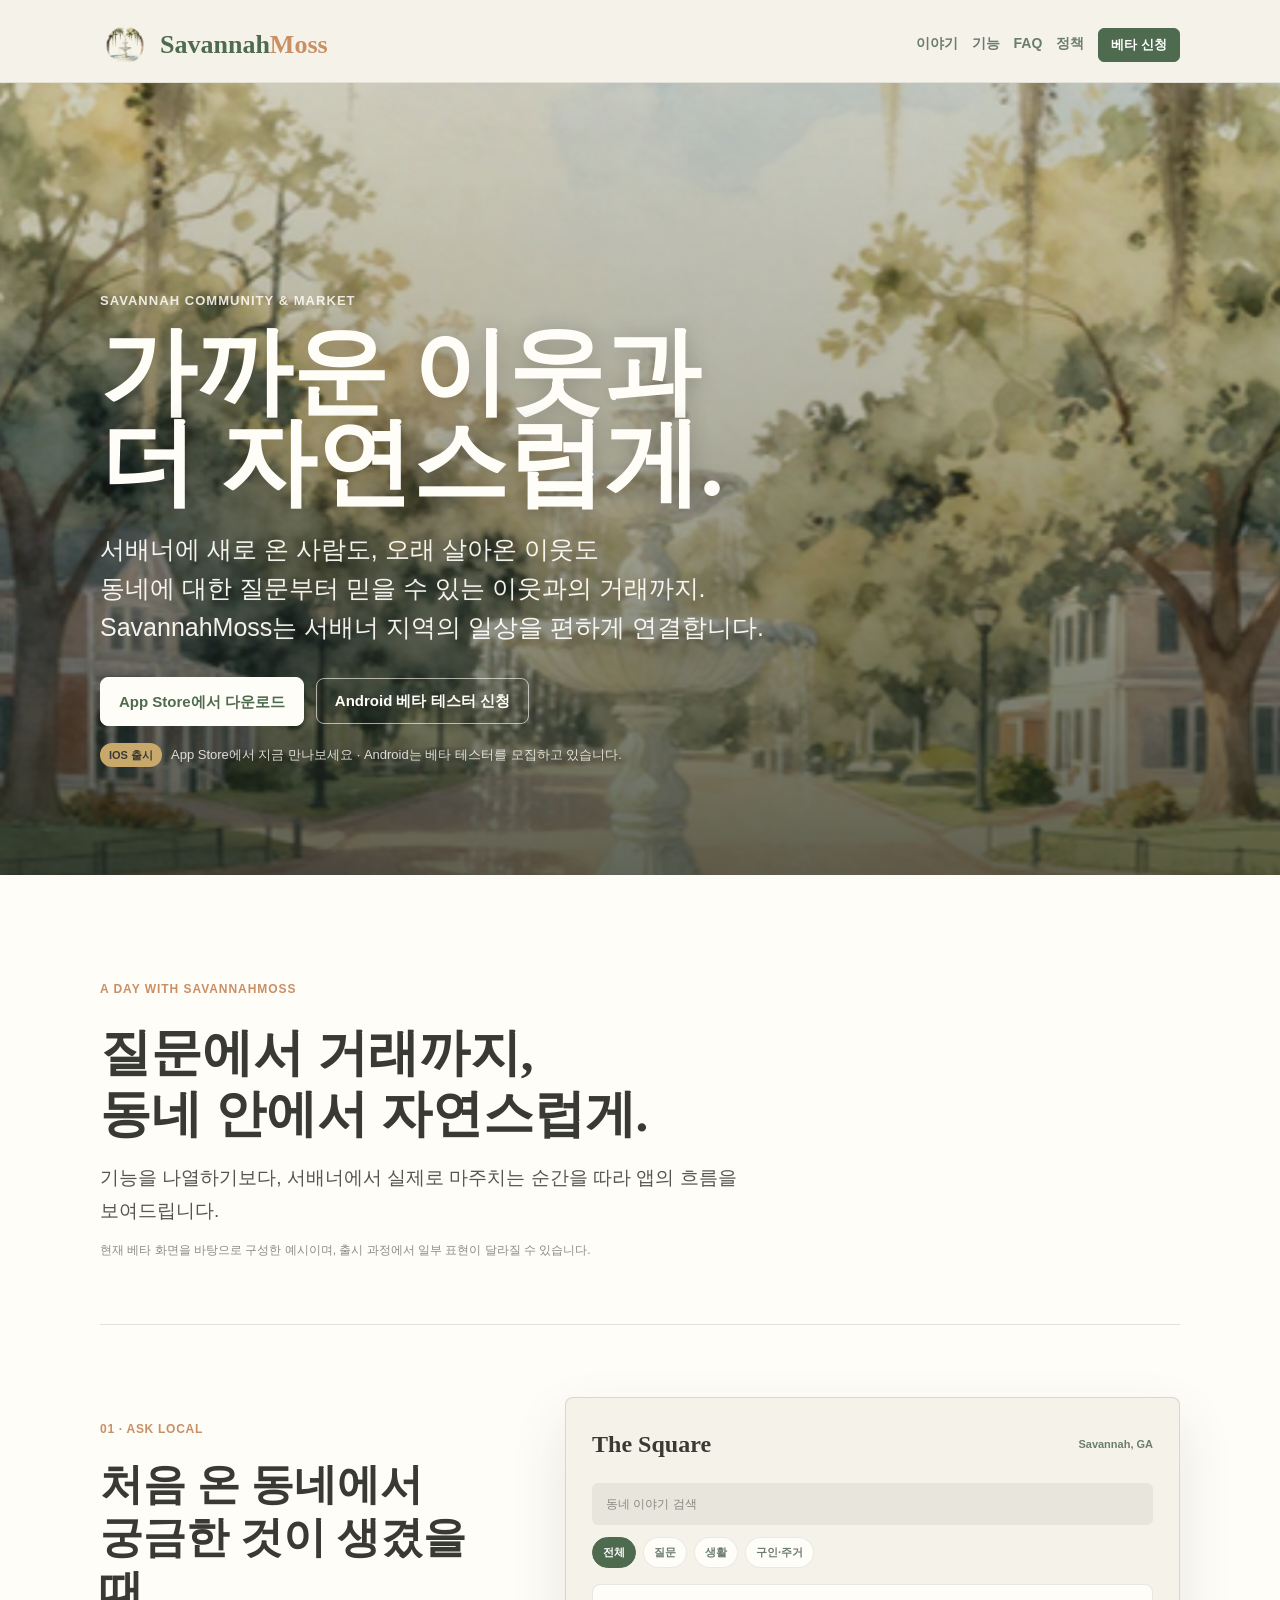
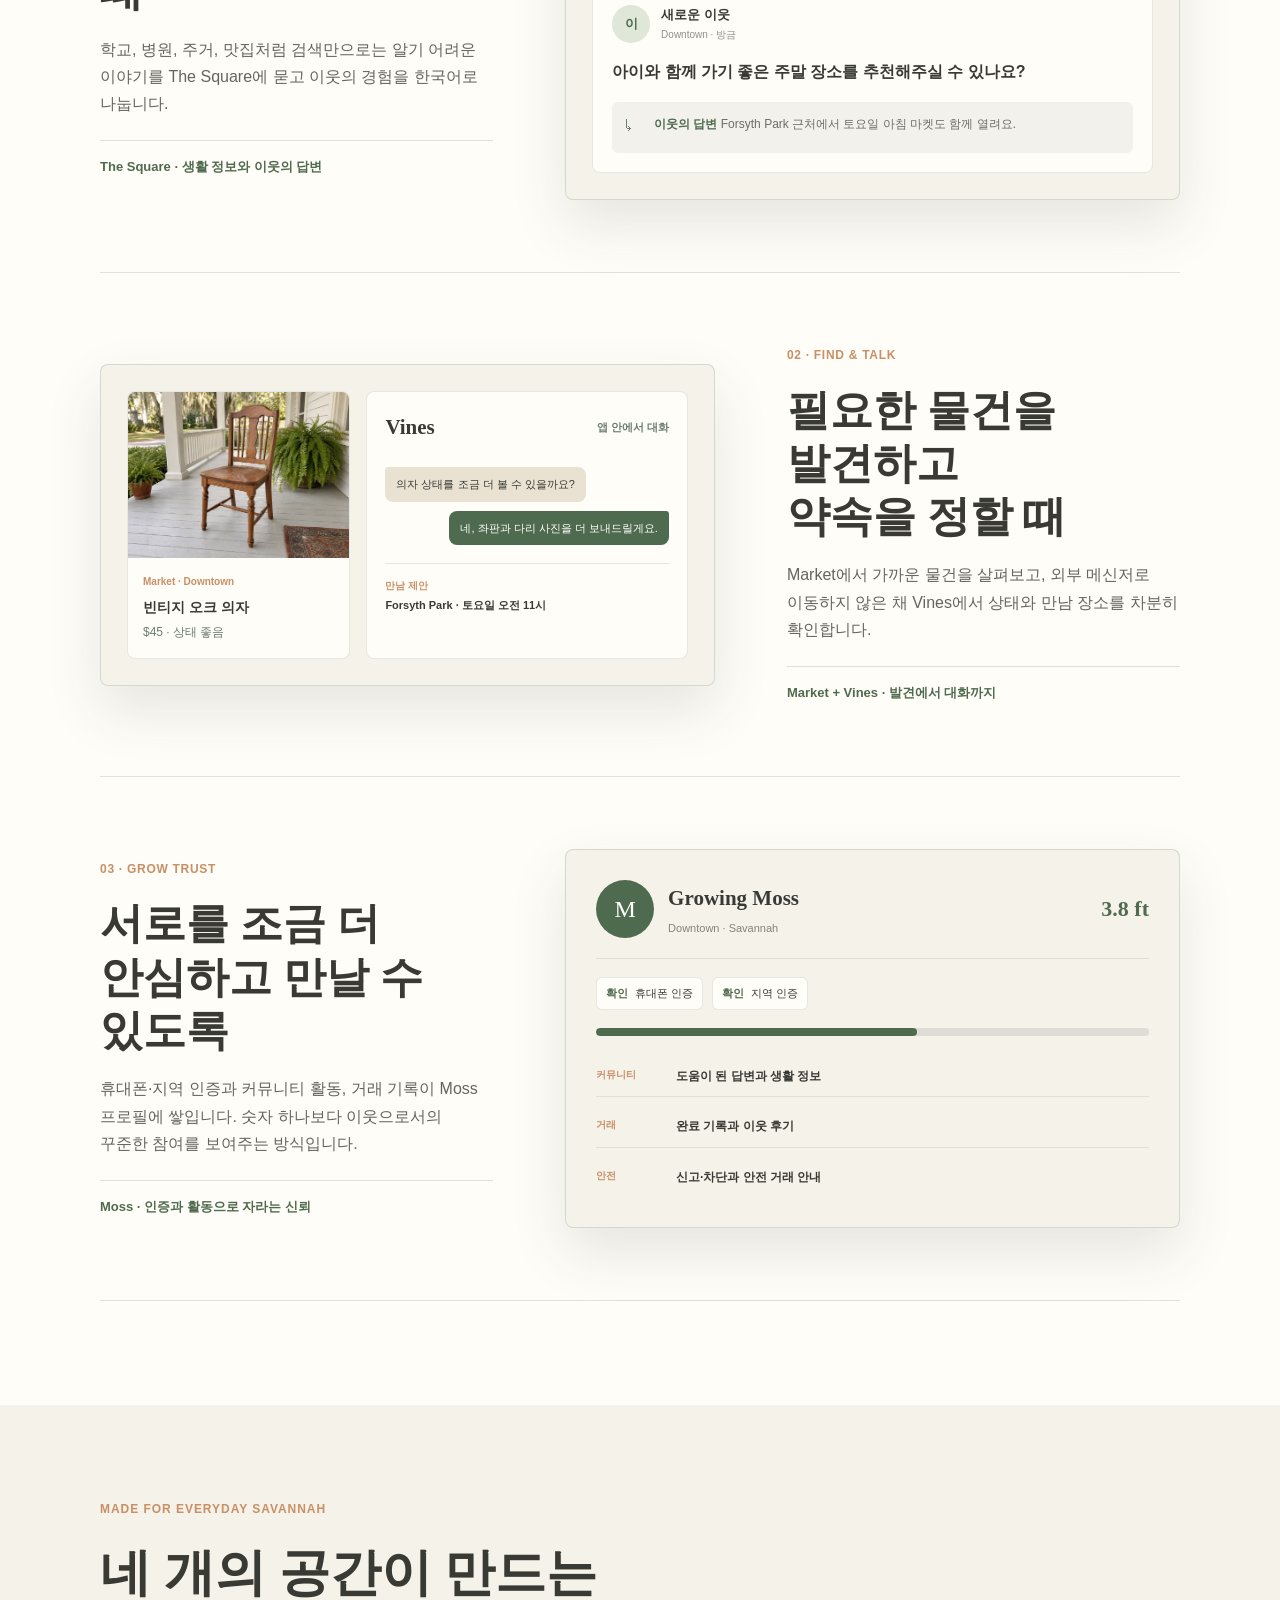
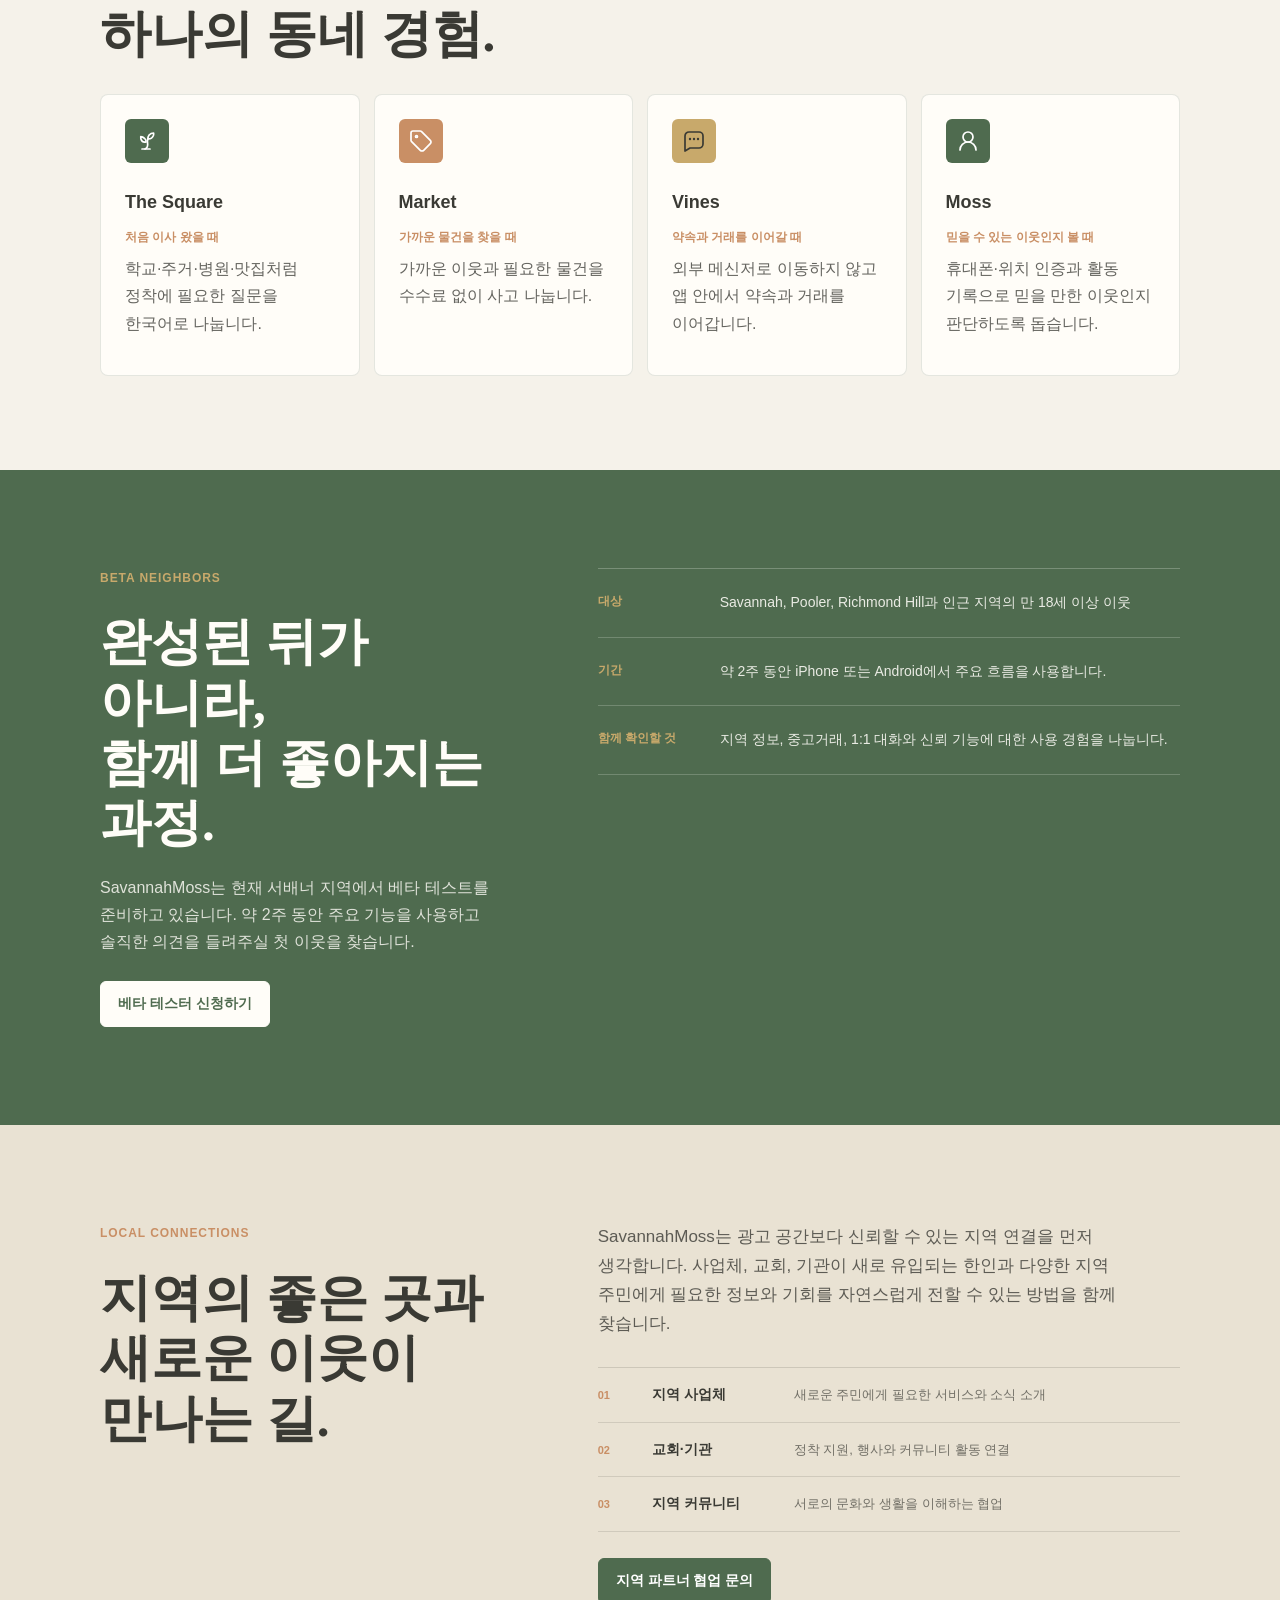
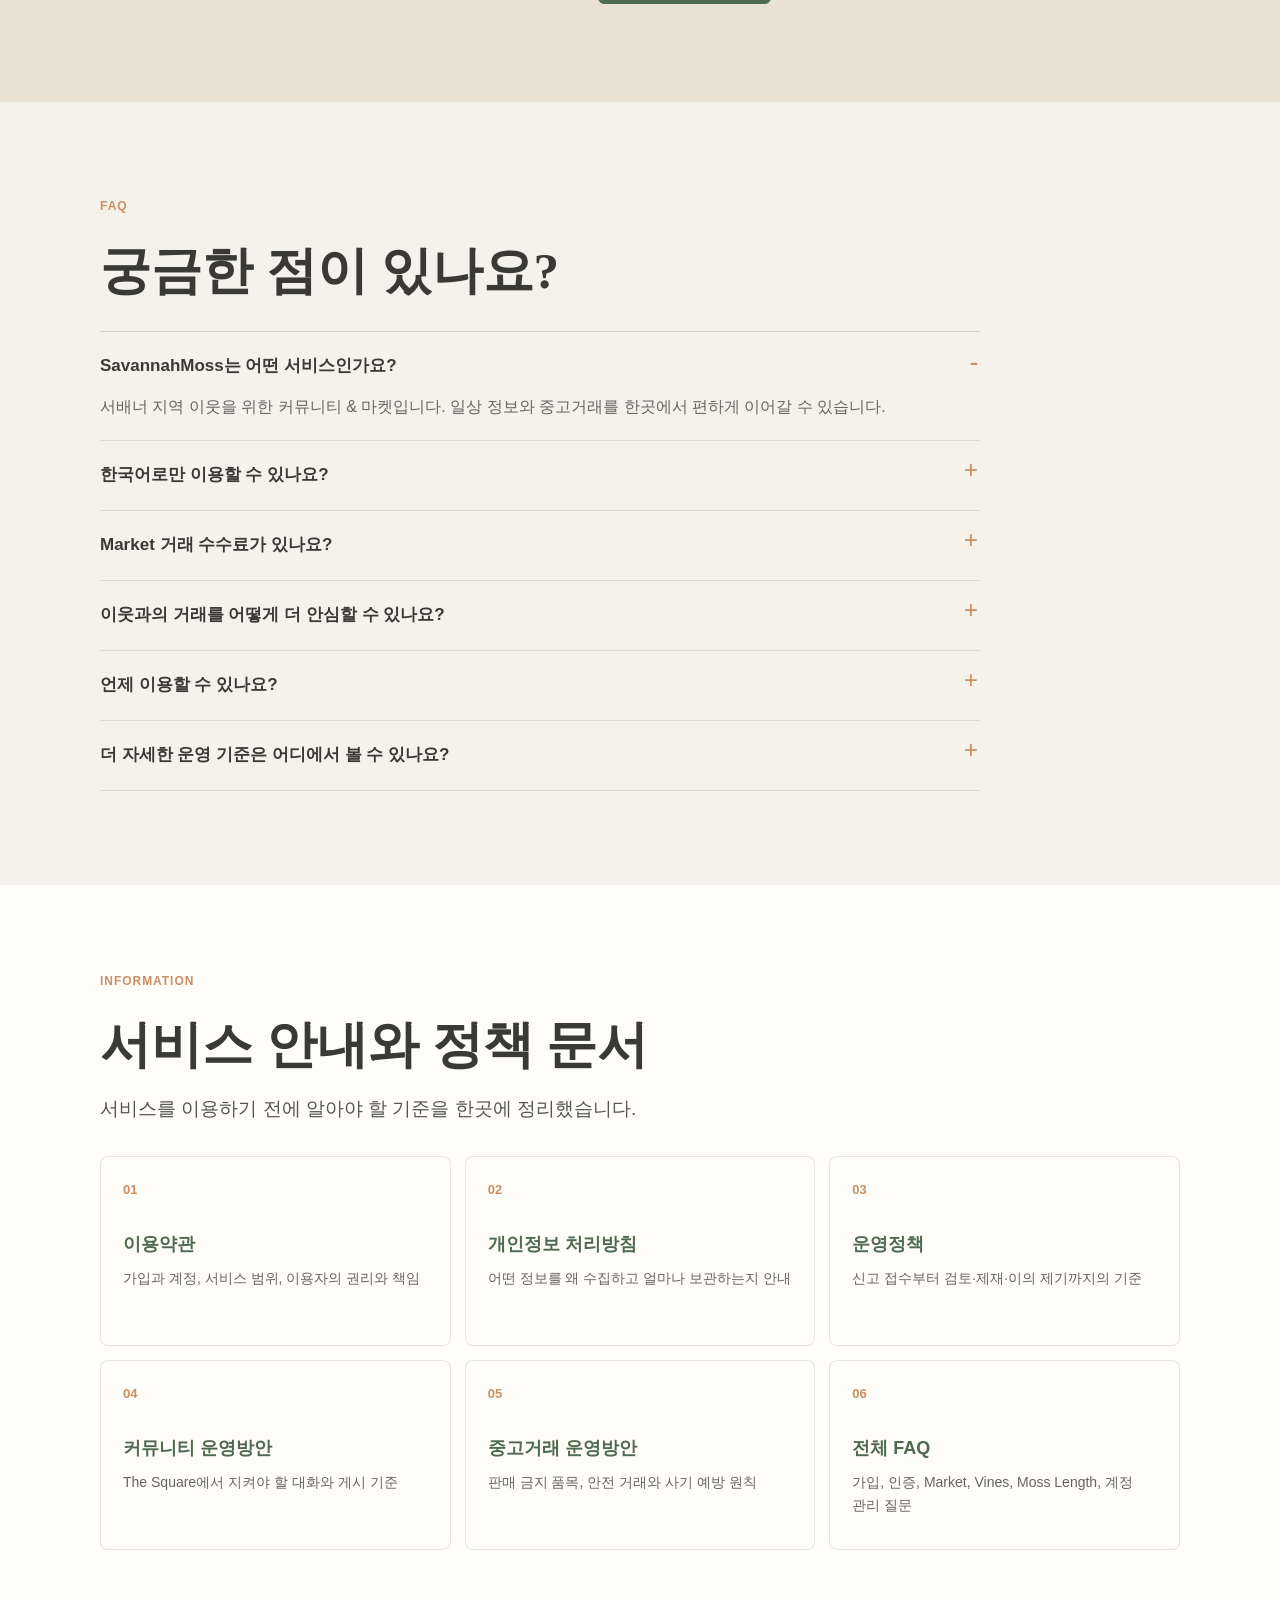
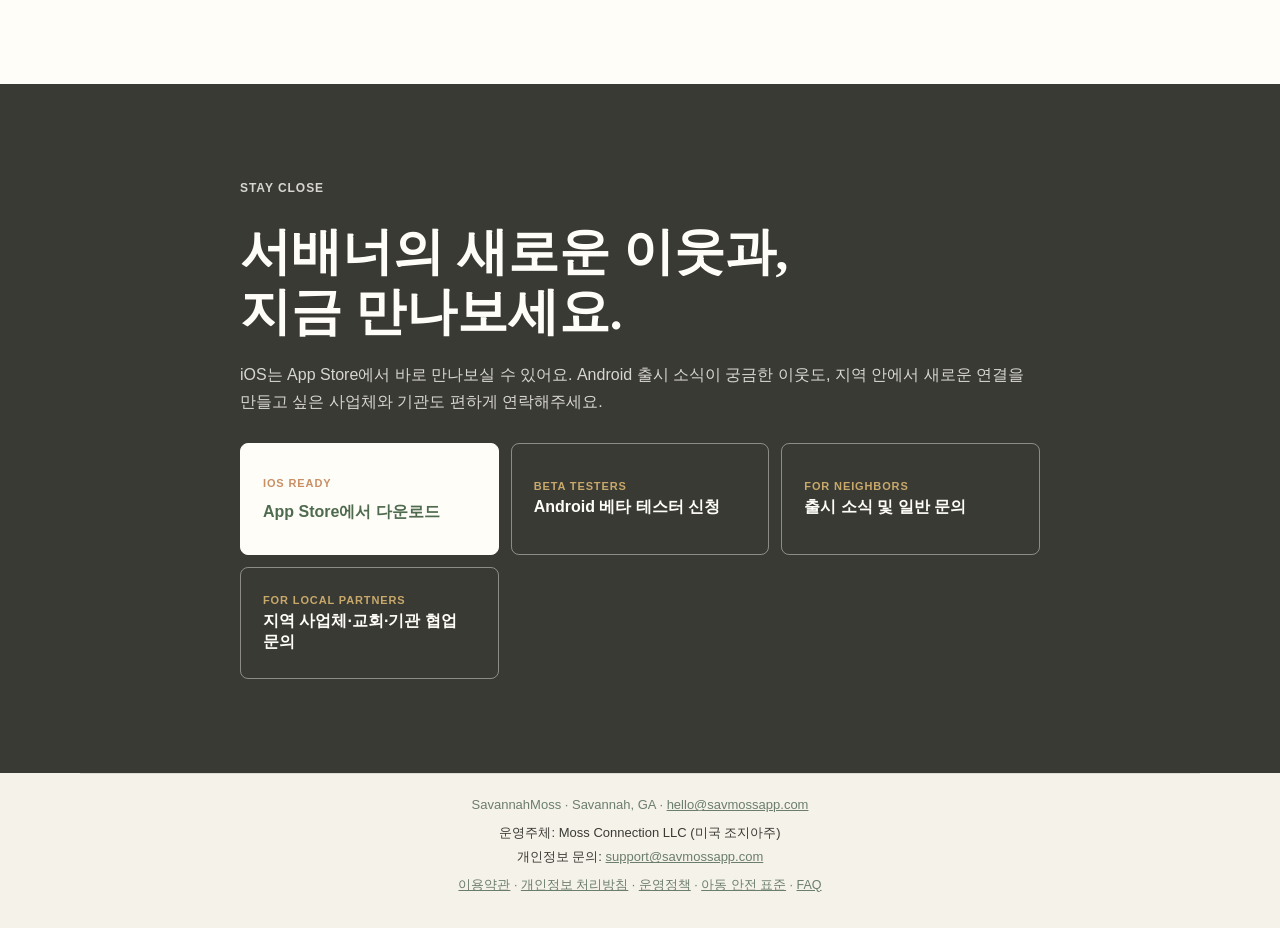
<file: index.html>
<!DOCTYPE html>
<html lang="ko">
<head>
  <meta charset="UTF-8" />
  <!-- 보안: 정적 호스팅(GitHub Pages)에서 meta 로 실제 동작하는 항목만 적용.
       X-Frame-Options/X-Content-Type-Options/HSTS/Permissions-Policy 및 CSP frame-ancestors 는
       meta 로는 무시되므로, 완전 적용하려면 Cloudflare 등 엣지에서 응답 헤더로 넣어야 함. -->
  <meta http-equiv="Content-Security-Policy" content="default-src 'self'; style-src 'self' 'unsafe-inline' https://fonts.googleapis.com; font-src https://fonts.gstatic.com; img-src 'self' data:; script-src 'self'; connect-src 'self' https://sxnxpjqaxuvuxhxgzcyn.supabase.co; base-uri 'self'; form-action 'self'; frame-ancestors 'none'" />
  <meta name="referrer" content="no-referrer" />
  <meta name="viewport" content="width=device-width, initial-scale=1.0" />
  <title>SavannahMoss | 서배너 지역 커뮤니티 &amp; 마켓</title>
  <meta name="description" content="SavannahMoss는 서배너에서 시작하는 한국어 우선 지역 커뮤니티 &amp; 마켓입니다. 이웃의 생활 정보와 거래를 연결하고, 장기적으로 더 다양한 지역 주민이 함께하는 플랫폼을 준비합니다." />
  <link rel="canonical" href="https://savmossapp.com/" />
  <meta property="og:title" content="SavannahMoss | 서배너 지역 커뮤니티 &amp; 마켓" />
  <meta property="og:description" content="한국어 커뮤니티에서 시작해 서배너 지역사회 전체의 이웃과 생활, 기회를 연결하는 플랫폼을 준비합니다." />
  <meta property="og:url" content="https://savmossapp.com/" />
  <meta property="og:type" content="website" />
  <meta property="og:image" content="https://savmossapp.com/intro-bg.jpg" />
  <meta property="og:image:alt" content="스패니쉬 모스가 드리운 서배너 광장" />
  <meta name="twitter:card" content="summary_large_image" />
  <meta name="twitter:title" content="SavannahMoss | 서배너 지역 커뮤니티 &amp; 마켓" />
  <meta name="twitter:description" content="한국어 커뮤니티에서 시작해 서배너 지역사회 전체의 이웃과 생활, 기회를 연결하는 플랫폼을 준비합니다." />
  <meta name="twitter:image" content="https://savmossapp.com/intro-bg.jpg" />
  <link rel="preconnect" href="https://fonts.googleapis.com" />
  <link rel="preconnect" href="https://fonts.gstatic.com" crossorigin />
  <link href="https://fonts.googleapis.com/css2?family=Playfair+Display:wght@600;700&amp;family=Noto+Sans+KR:wght@400;500;700&amp;display=swap" rel="stylesheet" />
  <link rel="icon" type="image/png" sizes="128x128" href="./favicon-tree.png?v=a88044016606" />
  <link rel="shortcut icon" href="./favicon-tree.png?v=a88044016606" />
  <link rel="apple-touch-icon" href="./favicon-tree.png?v=a88044016606" />
  <link rel="stylesheet" href="./style.css?v=a88044016606" />
  <script src="./site.js?v=a88044016606-forms" defer></script>
</head>
<body class="home-page">
  <header class="site-header home-header">
    <div class="wide-wrap header-inner">
      <a class="brand-lockup" href="./index.html" aria-label="SavannahMoss 홈">
        <img class="brand-mark" src="./header-mark.png?v=a88044016606" alt="" width="420" height="420" />
        <span class="site-title">Savannah<span class="accent">Moss</span></span>
      </a>
      <nav class="site-nav" aria-label="주요 페이지">
        <a href="./our-story.html">이야기</a>
        <a href="#experience">기능</a>
        <a href="#faq">FAQ</a>
        <a href="#policy">정책</a>
        <button class="nav-beta" type="button" data-open-dialog="beta-dialog">베타 신청</button>
      </nav>
    </div>
  </header>

  <main>
    <section class="hero" aria-labelledby="hero-title">
      <div class="hero-media" role="img" aria-label="스패니쉬 모스가 드리운 서배너 광장 일러스트"></div>
      <div class="hero-shade"></div>
      <div class="wide-wrap hero-content">
        <p class="eyebrow">Savannah Community &amp; Market</p>
        <h1 id="hero-title">가까운 이웃과<br />더 자연스럽게.</h1>
        <p class="hero-copy">
          서배너에 새로 온 사람도, 오래 살아온 이웃도<br />
          동네에 대한 질문부터 믿을 수 있는 이웃과의 거래까지.<br />
          SavannahMoss는 서배너 지역의 일상을 편하게 연결합니다.
        </p>
        <div class="hero-actions" role="group" aria-label="주요 이동">
          <a class="primary-action" href="https://apps.apple.com/us/app/id6791039322" target="_blank" rel="noopener">App Store에서 다운로드</a>
          <button class="secondary-action" type="button" data-open-dialog="beta-dialog">Android 베타 테스터 신청</button>
        </div>
        <p class="hero-status"><span>iOS 출시</span> App Store에서 지금 만나보세요 · Android는 베타 테스터를 모집하고 있습니다.</p>
      </div>
    </section>

    <section class="product-experience" id="experience" aria-labelledby="experience-title">
      <div class="wide-wrap">
        <div class="section-heading experience-heading">
          <p class="section-kicker">A day with SavannahMoss</p>
          <h2 id="experience-title">질문에서 거래까지,<br />동네 안에서 자연스럽게.</h2>
          <p class="section-lede">
            기능을 나열하기보다, 서배너에서 실제로 마주치는 순간을 따라 앱의 흐름을 보여드립니다.
          </p>
          <p class="preview-note">현재 베타 화면을 바탕으로 구성한 예시이며, 출시 과정에서 일부 표현이 달라질 수 있습니다.</p>
        </div>

        <div class="experience-flow">
          <article class="experience-row">
            <div class="experience-copy">
              <span class="experience-step">01 · Ask local</span>
              <h3>처음 온 동네에서<br />궁금한 것이 생겼을 때</h3>
              <p>
                학교, 병원, 주거, 맛집처럼 검색만으로는 알기 어려운 이야기를 The Square에 묻고
                이웃의 경험을 한국어로 나눕니다.
              </p>
              <span class="flow-label">The Square · 생활 정보와 이웃의 답변</span>
            </div>
            <div class="app-preview square-preview" role="group" aria-label="The Square 질문과 답변 화면 예시">
              <div class="preview-bar">
                <strong>The Square</strong>
                <span>Savannah, GA</span>
              </div>
              <div class="preview-search">동네 이야기 검색</div>
              <div class="preview-chips" aria-hidden="true">
                <span class="active">전체</span><span>질문</span><span>생활</span><span>구인·주거</span>
              </div>
              <div class="preview-post">
                <div class="preview-author">
                  <span class="preview-avatar">이</span>
                  <span><strong>새로운 이웃</strong><small>Downtown · 방금</small></span>
                </div>
                <p>아이와 함께 가기 좋은 주말 장소를 추천해주실 수 있나요?</p>
                <div class="preview-answer">
                  <span aria-hidden="true">↳</span>
                  <p><strong>이웃의 답변</strong> Forsyth Park 근처에서 토요일 아침 마켓도 함께 열려요.</p>
                </div>
              </div>
            </div>
          </article>

          <article class="experience-row reverse">
            <div class="experience-copy">
              <span class="experience-step">02 · Find &amp; talk</span>
              <h3>필요한 물건을 발견하고<br />약속을 정할 때</h3>
              <p>
                Market에서 가까운 물건을 살펴보고, 외부 메신저로 이동하지 않은 채 Vines에서
                상태와 만남 장소를 차분히 확인합니다.
              </p>
              <span class="flow-label">Market + Vines · 발견에서 대화까지</span>
            </div>
            <div class="app-preview market-preview" role="group" aria-label="Market 상품과 Vines 대화 화면 예시">
              <div class="market-listing">
                <img src="./market-chair.jpg?v=a88044016606" alt="밝은 서배너 현관에 놓인 빈티지 오크 의자" width="1000" height="750" loading="lazy" />
                <div class="listing-copy">
                  <span>Market · Downtown</span>
                  <strong>빈티지 오크 의자</strong>
                  <p>$45 · 상태 좋음</p>
                </div>
              </div>
              <div class="vines-panel">
                <div class="preview-bar">
                  <strong>Vines</strong>
                  <span>앱 안에서 대화</span>
                </div>
                <div class="chat-line received">의자 상태를 조금 더 볼 수 있을까요?</div>
                <div class="chat-line sent">네, 좌판과 다리 사진을 더 보내드릴게요.</div>
                <div class="meeting-note"><strong>만남 제안</strong><span>Forsyth Park · 토요일 오전 11시</span></div>
              </div>
            </div>
          </article>

          <article class="experience-row">
            <div class="experience-copy">
              <span class="experience-step">03 · Grow trust</span>
              <h3>서로를 조금 더<br />안심하고 만날 수 있도록</h3>
              <p>
                휴대폰·지역 인증과 커뮤니티 활동, 거래 기록이 Moss 프로필에 쌓입니다.
                숫자 하나보다 이웃으로서의 꾸준한 참여를 보여주는 방식입니다.
              </p>
              <span class="flow-label">Moss · 인증과 활동으로 자라는 신뢰</span>
            </div>
            <div class="app-preview moss-preview" role="group" aria-label="Moss 프로필과 활동 기록 화면 예시">
              <div class="moss-profile-head">
                <span class="moss-avatar" aria-hidden="true">M</span>
                <div>
                  <strong>Growing Moss</strong>
                  <p>Downtown · Savannah</p>
                </div>
                <span class="moss-length">3.8 ft</span>
              </div>
              <div class="verification-row">
                <span><b>확인</b> 휴대폰 인증</span>
                <span><b>확인</b> 지역 인증</span>
              </div>
              <div class="moss-progress" role="progressbar" aria-label="Growing Moss 단계 진행률" aria-valuemin="0" aria-valuemax="100" aria-valuenow="58"><span></span></div>
              <div class="activity-lines">
                <p><span>커뮤니티</span><strong>도움이 된 답변과 생활 정보</strong></p>
                <p><span>거래</span><strong>완료 기록과 이웃 후기</strong></p>
                <p><span>안전</span><strong>신고·차단과 안전 거래 안내</strong></p>
              </div>
            </div>
          </article>
        </div>
      </div>
    </section>

    <section class="wide-wrap feature-section" id="features">
      <div class="section-heading">
        <p class="section-kicker">Made for everyday Savannah</p>
        <h2>네 개의 공간이 만드는<br />하나의 동네 경험.</h2>
      </div>

      <div class="feature-grid">
        <article class="feature-card">
          <span class="feature-icon" aria-hidden="true">
            <svg viewBox="0 0 24 24" fill="none" stroke="currentColor" stroke-width="1.7" stroke-linecap="round" stroke-linejoin="round">
              <path d="M7 20h8" />
              <path d="M10 20c5.5-2.5.8-6.4 3-10" />
              <path d="M9.5 9.4c1.1.8 1.8 2.2 1.5 3.6-2.2.5-4.3-.7-5-2.8-.3-.8-.2-1.7-.2-2.6 1.3 0 2.6.6 3.7 1.8Z" />
              <path d="M14.1 6a6.8 6.8 0 0 0-1.2 3.9c2.4.2 4.6-1.2 5.5-3.4.3-.8.3-1.7.2-2.5-1.7 0-3.3.7-4.5 2Z" />
            </svg>
          </span>
          <h3>The Square</h3>
          <p class="feature-context">처음 이사 왔을 때</p>
          <p>학교·주거·병원·맛집처럼 정착에 필요한 질문을 한국어로 나눕니다.</p>
        </article>
        <article class="feature-card">
          <span class="feature-icon clay" aria-hidden="true">
            <svg viewBox="0 0 24 24" fill="none" stroke="currentColor" stroke-width="1.7" stroke-linecap="round" stroke-linejoin="round">
              <path d="M12.6 2.6A2 2 0 0 0 11.2 2H4a2 2 0 0 0-2 2v7.2a2 2 0 0 0 .6 1.4l8.7 8.7a2.4 2.4 0 0 0 3.4 0l6.6-6.6a2.4 2.4 0 0 0 0-3.4Z" />
              <circle cx="7.5" cy="7.5" r="1" />
            </svg>
          </span>
          <h3>Market</h3>
          <p class="feature-context">가까운 물건을 찾을 때</p>
          <p>가까운 이웃과 필요한 물건을 수수료 없이 사고 나눕니다.</p>
        </article>
        <article class="feature-card">
          <span class="feature-icon gold" aria-hidden="true">
            <svg viewBox="0 0 24 24" fill="none" stroke="currentColor" stroke-width="1.7" stroke-linecap="round" stroke-linejoin="round">
              <path d="M21 15a4 4 0 0 1-4 4H8l-5 3V7a4 4 0 0 1 4-4h10a4 4 0 0 1 4 4Z" />
              <path d="M8 10h.01M12 10h.01M16 10h.01" stroke-width="2.4" />
            </svg>
          </span>
          <h3>Vines</h3>
          <p class="feature-context">약속과 거래를 이어갈 때</p>
          <p>외부 메신저로 이동하지 않고 앱 안에서 약속과 거래를 이어갑니다.</p>
        </article>
        <article class="feature-card">
          <span class="feature-icon" aria-hidden="true">
            <svg viewBox="0 0 24 24" fill="none" stroke="currentColor" stroke-width="1.7" stroke-linecap="round" stroke-linejoin="round">
              <circle cx="12" cy="8" r="5" />
              <path d="M20 21a8 8 0 0 0-16 0" />
            </svg>
          </span>
          <h3>Moss</h3>
          <p class="feature-context">믿을 수 있는 이웃인지 볼 때</p>
          <p>휴대폰·위치 인증과 활동 기록으로 믿을 만한 이웃인지 판단하도록 돕습니다.</p>
        </article>
      </div>
    </section>

    <section class="beta-band" id="beta" aria-labelledby="beta-title">
      <div class="wide-wrap beta-layout">
        <div class="beta-copy">
          <p class="section-kicker">Beta neighbors</p>
          <h2 id="beta-title">완성된 뒤가 아니라,<br />함께 더 좋아지는 과정.</h2>
          <p>
            SavannahMoss는 현재 서배너 지역에서 베타 테스트를 준비하고 있습니다.
            약 2주 동안 주요 기능을 사용하고 솔직한 의견을 들려주실 첫 이웃을 찾습니다.
          </p>
          <button class="beta-apply" type="button" data-open-dialog="beta-dialog">베타 테스터 신청하기</button>
        </div>
        <dl class="beta-details">
          <div>
            <dt>대상</dt>
            <dd>Savannah, Pooler, Richmond Hill과 인근 지역의 만 18세 이상 이웃</dd>
          </div>
          <div>
            <dt>기간</dt>
            <dd>약 2주 동안 iPhone 또는 Android에서 주요 흐름을 사용합니다.</dd>
          </div>
          <div>
            <dt>함께 확인할 것</dt>
            <dd>지역 정보, 중고거래, 1:1 대화와 신뢰 기능에 대한 사용 경험을 나눕니다.</dd>
          </div>
        </dl>
      </div>
    </section>

    <section class="partner-band" id="partners" aria-labelledby="partners-title">
      <div class="wide-wrap partner-layout">
        <div>
          <p class="section-kicker">Local connections</p>
          <h2 id="partners-title">지역의 좋은 곳과<br />새로운 이웃이 만나는 길.</h2>
        </div>
        <div class="partner-copy">
          <p>
            SavannahMoss는 광고 공간보다 신뢰할 수 있는 지역 연결을 먼저 생각합니다.
            사업체, 교회, 기관이 새로 유입되는 한인과 다양한 지역 주민에게 필요한 정보와 기회를
            자연스럽게 전할 수 있는 방법을 함께 찾습니다.
          </p>
          <ul class="partner-paths">
            <li><span>01</span><strong>지역 사업체</strong><small>새로운 주민에게 필요한 서비스와 소식 소개</small></li>
            <li><span>02</span><strong>교회·기관</strong><small>정착 지원, 행사와 커뮤니티 활동 연결</small></li>
            <li><span>03</span><strong>지역 커뮤니티</strong><small>서로의 문화와 생활을 이해하는 협업</small></li>
          </ul>
          <button class="partner-action" type="button" data-open-dialog="contact-dialog" data-inquiry-type="business">
            지역 파트너 협업 문의
          </button>
        </div>
      </div>
    </section>

    <section class="wide-wrap faq-section" id="faq" aria-labelledby="faq-title">
      <div class="section-heading">
        <p class="section-kicker">FAQ</p>
        <h2 id="faq-title">궁금한 점이 있나요?</h2>
      </div>
      <div class="faq-list">
        <details open>
          <summary>SavannahMoss는 어떤 서비스인가요?</summary>
          <p>서배너 지역 이웃을 위한 커뮤니티 &amp; 마켓입니다. 일상 정보와 중고거래를 한곳에서 편하게 이어갈 수 있습니다.</p>
        </details>
        <details>
          <summary>한국어로만 이용할 수 있나요?</summary>
          <p>처음에는 한국어를 우선 제공합니다. 향후 한국어, 영어, 스페인어 사용자가 같은 지역 이야기를 각자의 언어로 이해할 수 있도록 게시글 번역 기능을 제공하는 방향을 계획하고 있습니다.</p>
        </details>
        <details>
          <summary>Market 거래 수수료가 있나요?</summary>
          <p>개인 간 중고거래에는 거래 수수료가 없습니다. 가까운 이웃과 직접 만나 물건을 확인한 뒤 거래하는 방식을 권장합니다.</p>
        </details>
        <details>
          <summary>이웃과의 거래를 어떻게 더 안심할 수 있나요?</summary>
          <p>서배너 지역·휴대폰 인증, 앱 안 대화, 신고와 차단 기능을 통해 상대를 확인하고 문제 상황에 대응할 수 있도록 설계했습니다.</p>
        </details>
        <details>
          <summary>언제 이용할 수 있나요?</summary>
          <p>iOS는 지금 App Store에서 바로 다운로드해 이용하실 수 있습니다. Android는 베타 테스트를 준비하고 있으며, 베타 테스터로 신청하시면 참여 안내를 이메일로 드립니다.</p>
        </details>
        <details>
          <summary>더 자세한 운영 기준은 어디에서 볼 수 있나요?</summary>
          <p>이용약관, 개인정보 처리방침, 운영정책에서 확인할 수 있습니다.</p>
        </details>
      </div>
    </section>

    <section class="policy-band" id="policy">
      <div class="wide-wrap">
        <div class="section-heading">
          <p class="section-kicker">Information</p>
          <h2>서비스 안내와 정책 문서</h2>
          <p class="section-lede policy-lede">서비스를 이용하기 전에 알아야 할 기준을 한곳에 정리했습니다.</p>
        </div>
        <div class="policy-grid">
          <a class="policy-link" href="./terms-of-service.html">
            <span>01</span>
            <strong>이용약관</strong>
            <p>가입과 계정, 서비스 범위, 이용자의 권리와 책임</p>
          </a>
          <a class="policy-link" href="./privacy-policy.html">
            <span>02</span>
            <strong>개인정보 처리방침</strong>
            <p>어떤 정보를 왜 수집하고 얼마나 보관하는지 안내</p>
          </a>
          <a class="policy-link" href="./operation-policy.html">
            <span>03</span>
            <strong>운영정책</strong>
            <p>신고 접수부터 검토·제재·이의 제기까지의 기준</p>
          </a>
          <a class="policy-link" href="./community-policy.html">
            <span>04</span>
            <strong>커뮤니티 운영방안</strong>
            <p>The Square에서 지켜야 할 대화와 게시 기준</p>
          </a>
          <a class="policy-link" href="./market-policy.html">
            <span>05</span>
            <strong>중고거래 운영방안</strong>
            <p>판매 금지 품목, 안전 거래와 사기 예방 원칙</p>
          </a>
          <a class="policy-link" href="./faq.html">
            <span>06</span>
            <strong>전체 FAQ</strong>
            <p>가입, 인증, Market, Vines, Moss Length, 계정 관리 질문</p>
          </a>
        </div>
      </div>
    </section>

    <section class="contact-band" id="contact">
      <div class="wide-wrap final-cta">
        <p class="section-kicker">Stay close</p>
        <h2>서배너의 새로운 이웃과,<br />지금 만나보세요.</h2>
        <p>iOS는 App Store에서 바로 만나보실 수 있어요. Android 출시 소식이 궁금한 이웃도, 지역 안에서 새로운 연결을 만들고 싶은 사업체와 기관도 편하게 연락해주세요.</p>
        <div class="contact-actions" role="group" aria-label="문의 및 신청 유형">
          <a class="contact-action primary" href="https://apps.apple.com/us/app/id6791039322" target="_blank" rel="noopener">
            <span>iOS ready</span>
            <strong>App Store에서 다운로드</strong>
          </a>
          <button class="contact-action secondary" type="button" data-open-dialog="beta-dialog">
            <span>Beta testers</span>
            <strong>Android 베타 테스터 신청</strong>
          </button>
          <button class="contact-action secondary" type="button" data-open-dialog="contact-dialog" data-inquiry-type="launch">
            <span>For neighbors</span>
            <strong>출시 소식 및 일반 문의</strong>
          </button>
          <button class="contact-action secondary" type="button" data-open-dialog="contact-dialog" data-inquiry-type="business">
            <span>For local partners</span>
            <strong>지역 사업체·교회·기관 협업 문의</strong>
          </button>
        </div>
      </div>
    </section>
  </main>

  <dialog class="form-dialog" id="contact-dialog" aria-labelledby="contact-dialog-title">
    <div class="dialog-shell">
      <div class="dialog-header">
        <div>
          <p class="section-kicker">Contact</p>
          <h2 id="contact-dialog-title">SavannahMoss에 문의하기</h2>
          <p>남겨주신 내용은 확인 후 입력한 이메일로 답변드립니다.</p>
        </div>
        <button class="dialog-close" type="button" data-dialog-close aria-label="문의 창 닫기">&times;</button>
      </div>

      <form class="public-form" id="contact-form" data-form-type="contact">
        <div class="form-trap" aria-hidden="true">
          <label for="contact-website">Website</label>
          <input id="contact-website" name="website" type="text" tabindex="-1" autocomplete="off" />
        </div>
        <input name="startedAt" type="hidden" />

        <div class="form-field full-width">
          <label for="inquiry-type">문의 유형 <span aria-hidden="true">*</span></label>
          <select id="inquiry-type" name="inquiryType" required>
            <option value="launch">출시 소식 및 일반 문의</option>
            <option value="business">지역 사업체 협업 문의</option>
            <option value="church_organization">교회·기관 협업 문의</option>
            <option value="general">기타 문의</option>
            <option value="bug">웹사이트 오류 제보</option>
          </select>
        </div>
        <div class="form-field">
          <label for="contact-name">이름 <span aria-hidden="true">*</span></label>
          <input id="contact-name" name="name" type="text" maxlength="80" autocomplete="name" required />
        </div>
        <div class="form-field">
          <label for="contact-email">이메일 <span aria-hidden="true">*</span></label>
          <input id="contact-email" name="email" type="email" maxlength="254" autocomplete="email" required />
        </div>
        <div class="form-field full-width" data-organization-field>
          <label for="contact-organization">사업체·기관명 <span class="optional-label">선택</span></label>
          <input id="contact-organization" name="organization" type="text" maxlength="120" autocomplete="organization" />
        </div>
        <div class="form-field full-width">
          <label for="contact-language">답변 희망 언어 <span aria-hidden="true">*</span></label>
          <select id="contact-language" name="preferredLanguage" required>
            <option value="ko">한국어</option>
            <option value="en">English</option>
          </select>
        </div>
        <div class="form-field full-width">
          <label for="contact-message">문의 내용 <span aria-hidden="true">*</span></label>
          <textarea id="contact-message" name="message" minlength="10" maxlength="2000" rows="6" required></textarea>
          <small>10자 이상 2,000자 이하로 작성해주세요.</small>
        </div>
        <label class="consent-row full-width">
          <input name="privacyConsent" type="checkbox" required />
          <span><a href="./privacy-policy.html" target="_blank" rel="noopener">개인정보 처리방침</a>을 확인했으며, 문의 처리에 필요한 개인정보 수집·이용에 동의합니다. <b aria-hidden="true">*</b></span>
        </label>

        <div class="form-footer full-width">
          <p class="form-status" role="status" aria-live="polite"></p>
          <button class="form-submit" type="submit">문의 보내기</button>
        </div>
      </form>
    </div>
  </dialog>

  <dialog class="form-dialog" id="beta-dialog" aria-labelledby="beta-dialog-title">
    <div class="dialog-shell">
      <div class="dialog-header">
        <div>
          <p class="section-kicker">Beta testers</p>
          <h2 id="beta-dialog-title">첫 이웃으로 함께해주세요</h2>
          <p>약 2주 동안 주요 기능을 사용하고 솔직한 의견을 들려주실 분을 찾고 있습니다.</p>
        </div>
        <button class="dialog-close" type="button" data-dialog-close aria-label="베타 신청 창 닫기">&times;</button>
      </div>

      <form class="public-form" id="beta-form" data-form-type="beta">
        <div class="form-trap" aria-hidden="true">
          <label for="beta-website">Website</label>
          <input id="beta-website" name="website" type="text" tabindex="-1" autocomplete="off" />
        </div>
        <input name="startedAt" type="hidden" />

        <div class="form-field">
          <label for="beta-name">이름 또는 닉네임 <span aria-hidden="true">*</span></label>
          <input id="beta-name" name="name" type="text" maxlength="80" autocomplete="name" required />
        </div>
        <div class="form-field">
          <label for="beta-email">초대받을 이메일 <span aria-hidden="true">*</span></label>
          <input id="beta-email" name="email" type="email" maxlength="254" autocomplete="email" required />
        </div>

        <fieldset class="form-field full-width choice-field" data-required-group="platforms" tabindex="-1">
          <legend>사용 가능한 기기 <span aria-hidden="true">*</span></legend>
          <div class="choice-row">
            <label><input name="platforms" type="checkbox" value="ios" /> <span>iPhone</span></label>
            <label><input name="platforms" type="checkbox" value="android" /> <span>Android</span></label>
          </div>
        </fieldset>

        <div class="form-field">
          <label for="beta-region">생활 지역 <span aria-hidden="true">*</span></label>
          <select id="beta-region" name="region" required>
            <option value="">선택해주세요</option>
            <option value="savannah">Savannah</option>
            <option value="pooler">Pooler</option>
            <option value="richmond_hill">Richmond Hill</option>
            <option value="nearby_other">그 외 인근 지역</option>
          </select>
        </div>
        <div class="form-field">
          <label for="beta-language">주로 사용할 언어 <span aria-hidden="true">*</span></label>
          <select id="beta-language" name="preferredLanguage" required>
            <option value="ko">한국어</option>
            <option value="en">English</option>
            <option value="es">Español</option>
          </select>
        </div>

        <fieldset class="form-field full-width choice-field" data-required-group="interests" tabindex="-1">
          <legend>테스트하고 싶은 기능 <span aria-hidden="true">*</span></legend>
          <div class="choice-row">
            <label><input name="interests" type="checkbox" value="community" /> <span>지역 커뮤니티</span></label>
            <label><input name="interests" type="checkbox" value="market" /> <span>중고거래</span></label>
            <label><input name="interests" type="checkbox" value="messaging" /> <span>1:1 대화</span></label>
            <label><input name="interests" type="checkbox" value="local_business" /> <span>지역 사업체 연결</span></label>
          </div>
        </fieldset>

        <div class="form-field">
          <label for="device-model">기기 모델 <span class="optional-label">선택</span></label>
          <input id="device-model" name="deviceModel" type="text" maxlength="100" placeholder="예: iPhone 15" />
        </div>
        <div class="form-field">
          <label for="os-version">OS 버전 <span class="optional-label">선택</span></label>
          <input id="os-version" name="osVersion" type="text" maxlength="60" placeholder="예: iOS 18" />
        </div>

        <div class="form-field full-width">
          <label for="beta-motivation">참여하고 싶은 이유 <span class="optional-label">선택</span></label>
          <textarea id="beta-motivation" name="motivation" maxlength="1000" rows="4" placeholder="기대하는 점이나 자주 이용할 기능을 알려주세요."></textarea>
        </div>

        <div class="consent-list full-width">
          <label class="consent-row">
            <input name="age18Confirmed" type="checkbox" required />
            <span>만 18세 이상입니다. <b aria-hidden="true">*</b></span>
          </label>
          <label class="consent-row">
            <input name="participationConfirmed" type="checkbox" required />
            <span>약 2주 동안 앱을 사용하고 피드백을 전달할 수 있습니다. <b aria-hidden="true">*</b></span>
          </label>
          <label class="consent-row">
            <input name="betaTermsConsent" type="checkbox" required />
            <span>베타 버전에서는 오류가 발생하거나 테스트 데이터가 초기화될 수 있음을 이해합니다. <b aria-hidden="true">*</b></span>
          </label>
          <label class="consent-row">
            <input name="privacyConsent" type="checkbox" required />
            <span><a href="./privacy-policy.html" target="_blank" rel="noopener">개인정보 처리방침</a>을 확인했으며, 베타 참여 검토에 필요한 개인정보 수집·이용에 동의합니다. <b aria-hidden="true">*</b></span>
          </label>
          <label class="consent-row optional-consent">
            <input name="interviewOptIn" type="checkbox" />
            <span>추가 인터뷰나 사용성 테스트 연락을 받아도 좋습니다. <span class="optional-label">선택</span></span>
          </label>
        </div>

        <div class="form-footer full-width">
          <p class="form-status" role="status" aria-live="polite"></p>
          <button class="form-submit" type="submit">베타 테스터 신청하기</button>
        </div>
      </form>
    </div>
  </dialog>

  <dialog class="form-dialog success-dialog" id="beta-success-dialog" aria-labelledby="beta-success-title" aria-describedby="beta-success-description">
    <div class="dialog-shell success-dialog-shell">
      <button class="dialog-close success-dialog-close" type="button" data-dialog-close aria-label="신청 완료 창 닫기">&times;</button>
      <div class="success-mark" aria-hidden="true">
        <svg viewBox="0 0 24 24" fill="none" stroke="currentColor" stroke-width="1.8" stroke-linecap="round" stroke-linejoin="round">
          <path d="m7.5 12.5 3 3 6-7" />
        </svg>
      </div>
      <p class="section-kicker">Welcome, first neighbor</p>
      <h2 id="beta-success-title">신청이 완료됐어요</h2>
      <p id="beta-success-description">
        SavannahMoss의 첫 이웃으로 함께해 주셔서 감사합니다.<br />
        신청 내용을 확인한 뒤 입력하신 이메일로 안내드릴게요.
      </p>
      <button class="success-confirm" type="button" data-dialog-close>확인</button>
    </div>
  </dialog>

  <footer class="site-footer wide-footer">
    <div>SavannahMoss · Savannah, GA · <a href="mailto:hello@savmossapp.com">hello@savmossapp.com</a></div>
    <div class="operator-info">
      <span>운영주체: Moss Connection LLC (미국 조지아주)</span>
      <span>개인정보 문의: <a href="mailto:support@savmossapp.com">support@savmossapp.com</a></span>
    </div>
    <div class="footer-legal">
      <a href="./terms-of-service.html">이용약관</a> ·
      <a href="./privacy-policy.html">개인정보 처리방침</a> ·
      <a href="./operation-policy.html">운영정책</a> ·
      <a href="./child-safety.html">아동 안전 표준</a> ·
      <a href="#faq">FAQ</a>
    </div>
  </footer>
</body>
</html>
</file>
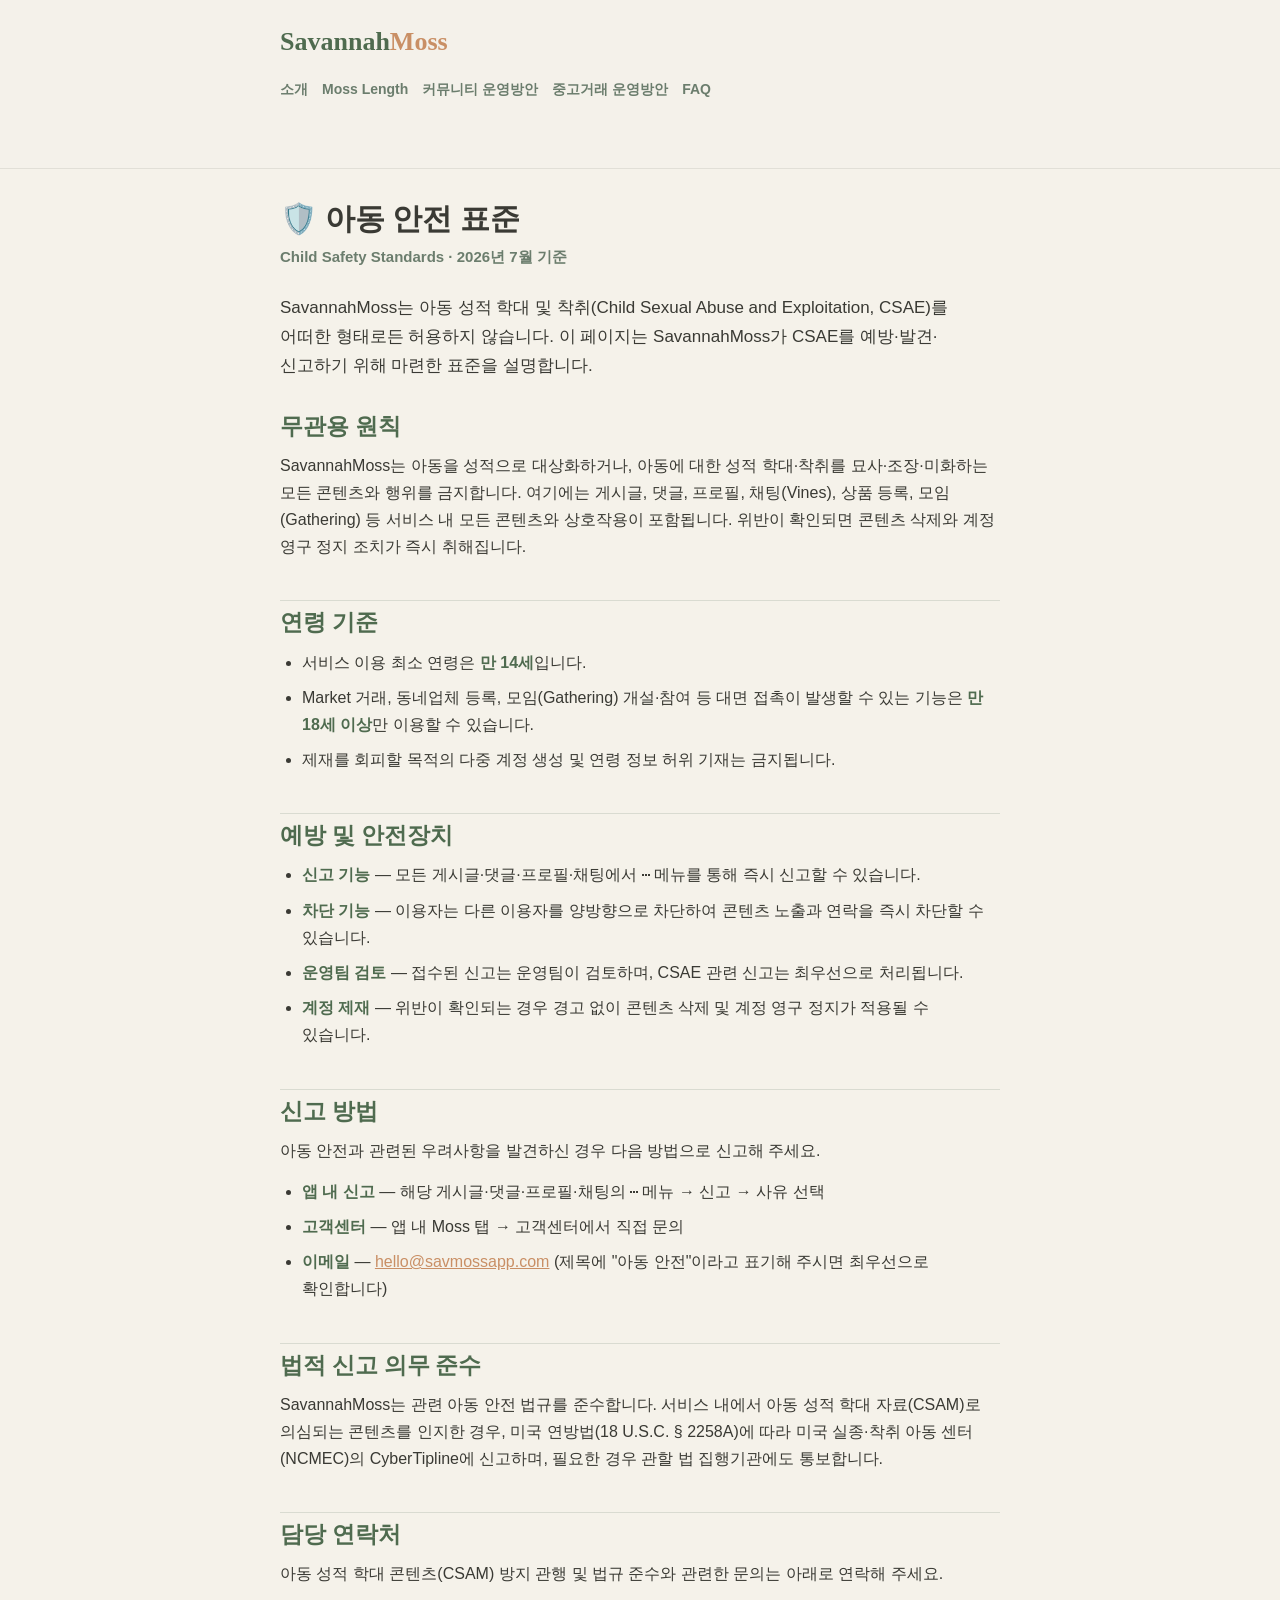
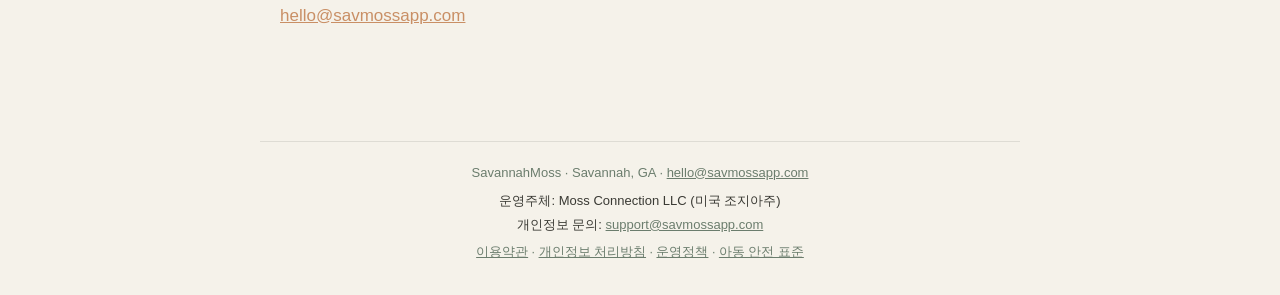
<file: child-safety.html>
<!DOCTYPE html>
<html lang="ko">
<head>
  <meta charset="UTF-8" />
  <!-- 보안: 정적 호스팅에서 meta 로 실제 동작하는 항목만(X-Frame-Options/nosniff/HSTS/frame-ancestors 는 무시됨 → 엣지 헤더 필요). -->
  <meta http-equiv="Content-Security-Policy" content="default-src 'self'; style-src 'self' 'unsafe-inline' https://fonts.googleapis.com; font-src https://fonts.gstatic.com; img-src 'self' data:; script-src 'self'; base-uri 'self'; form-action 'self'; frame-ancestors 'none'" />
  <meta name="referrer" content="no-referrer" />
  <meta name="viewport" content="width=device-width, initial-scale=1.0" />
  <title>아동 안전 표준 — SavannahMoss</title>
  <meta name="description" content="SavannahMoss의 아동 성적 학대 및 착취(CSAE) 방지 표준. 무관용 원칙, 신고·차단 절차, 법적 신고 의무, 연락처." />
  <link rel="preconnect" href="https://fonts.googleapis.com" />
  <link rel="preconnect" href="https://fonts.gstatic.com" crossorigin />
  <link href="https://fonts.googleapis.com/css2?family=Playfair+Display:wght@600;700&amp;family=Noto+Sans+KR:wght@400;500;700&amp;display=swap" rel="stylesheet" />
  <link rel="stylesheet" href="./style.css?v=1cf8817903cb" />
</head>
<body>
  <header class="site-header">
    <div class="wrap">
      <a class="site-title" href="./index.html">Savannah<span class="accent">Moss</span></a>
      <nav class="site-nav" aria-label="주요 페이지">
        <a href="./index.html">소개</a>
        <a href="./moss-length.html">Moss Length</a>
        <a href="./community-policy.html">커뮤니티 운영방안</a>
        <a href="./market-policy.html">중고거래 운영방안</a>
        <a href="./faq.html">FAQ</a>
      </nav>
    </div>
  </header>

  <div class="wrap">
    <main>
      <h1>🛡️ 아동 안전 표준</h1>
      <p class="subtitle">Child Safety Standards · 2026년 7월 기준</p>

      <p class="lede">
        SavannahMoss는 아동 성적 학대 및 착취(Child Sexual Abuse and Exploitation, CSAE)를
        어떠한 형태로든 허용하지 않습니다. 이 페이지는 SavannahMoss가 CSAE를 예방·발견·신고하기
        위해 마련한 표준을 설명합니다.
      </p>

      <h2>무관용 원칙</h2>
      <p>
        SavannahMoss는 아동을 성적으로 대상화하거나, 아동에 대한 성적 학대·착취를 묘사·조장·미화하는
        모든 콘텐츠와 행위를 금지합니다. 여기에는 게시글, 댓글, 프로필, 채팅(Vines), 상품 등록,
        모임(Gathering) 등 서비스 내 모든 콘텐츠와 상호작용이 포함됩니다. 위반이 확인되면 콘텐츠
        삭제와 계정 영구 정지 조치가 즉시 취해집니다.
      </p>

      <h2>연령 기준</h2>
      <ul>
        <li>서비스 이용 최소 연령은 <strong>만 14세</strong>입니다.</li>
        <li>Market 거래, 동네업체 등록, 모임(Gathering) 개설·참여 등 대면 접촉이 발생할 수 있는
          기능은 <strong>만 18세 이상</strong>만 이용할 수 있습니다.</li>
        <li>제재를 회피할 목적의 다중 계정 생성 및 연령 정보 허위 기재는 금지됩니다.</li>
      </ul>

      <h2>예방 및 안전장치</h2>
      <ul>
        <li><strong>신고 기능</strong> — 모든 게시글·댓글·프로필·채팅에서 ⋯ 메뉴를 통해 즉시 신고할
          수 있습니다.</li>
        <li><strong>차단 기능</strong> — 이용자는 다른 이용자를 양방향으로 차단하여 콘텐츠 노출과
          연락을 즉시 차단할 수 있습니다.</li>
        <li><strong>운영팀 검토</strong> — 접수된 신고는 운영팀이 검토하며, CSAE 관련 신고는
          최우선으로 처리됩니다.</li>
        <li><strong>계정 제재</strong> — 위반이 확인되는 경우 경고 없이 콘텐츠 삭제 및 계정 영구
          정지가 적용될 수 있습니다.</li>
      </ul>

      <h2>신고 방법</h2>
      <p>
        아동 안전과 관련된 우려사항을 발견하신 경우 다음 방법으로 신고해 주세요.
      </p>
      <ul>
        <li><strong>앱 내 신고</strong> — 해당 게시글·댓글·프로필·채팅의 ⋯ 메뉴 → 신고 → 사유 선택</li>
        <li><strong>고객센터</strong> — 앱 내 Moss 탭 → 고객센터에서 직접 문의</li>
        <li><strong>이메일</strong> — <a href="mailto:hello@savmossapp.com">hello@savmossapp.com</a>
          (제목에 "아동 안전"이라고 표기해 주시면 최우선으로 확인합니다)</li>
      </ul>

      <h2>법적 신고 의무 준수</h2>
      <p>
        SavannahMoss는 관련 아동 안전 법규를 준수합니다. 서비스 내에서 아동 성적 학대 자료(CSAM)로
        의심되는 콘텐츠를 인지한 경우, 미국 연방법(18 U.S.C. § 2258A)에 따라 미국 실종·착취 아동
        센터(NCMEC)의 CyberTipline에 신고하며, 필요한 경우 관할 법 집행기관에도 통보합니다.
      </p>

      <h2>담당 연락처</h2>
      <p>
        아동 성적 학대 콘텐츠(CSAM) 방지 관행 및 법규 준수와 관련한 문의는 아래로 연락해 주세요.
      </p>
      <p class="lede">
        <a href="mailto:hello@savmossapp.com">hello@savmossapp.com</a>
      </p>
    </main>
  </div>

  <footer class="site-footer">
    <div>SavannahMoss · Savannah, GA · <a href="mailto:hello@savmossapp.com">hello@savmossapp.com</a></div>
    <div class="operator-info">
      <span>운영주체: Moss Connection LLC (미국 조지아주)</span>
      <span>개인정보 문의: <a href="mailto:support@savmossapp.com">support@savmossapp.com</a></span>
    </div>
    <div class="footer-legal"><a href="./terms-of-service.html">이용약관</a> · <a href="./privacy-policy.html">개인정보 처리방침</a> · <a href="./operation-policy.html">운영정책</a> · <a href="./child-safety.html">아동 안전 표준</a></div>
  </footer>
</body>
</html>
</file>
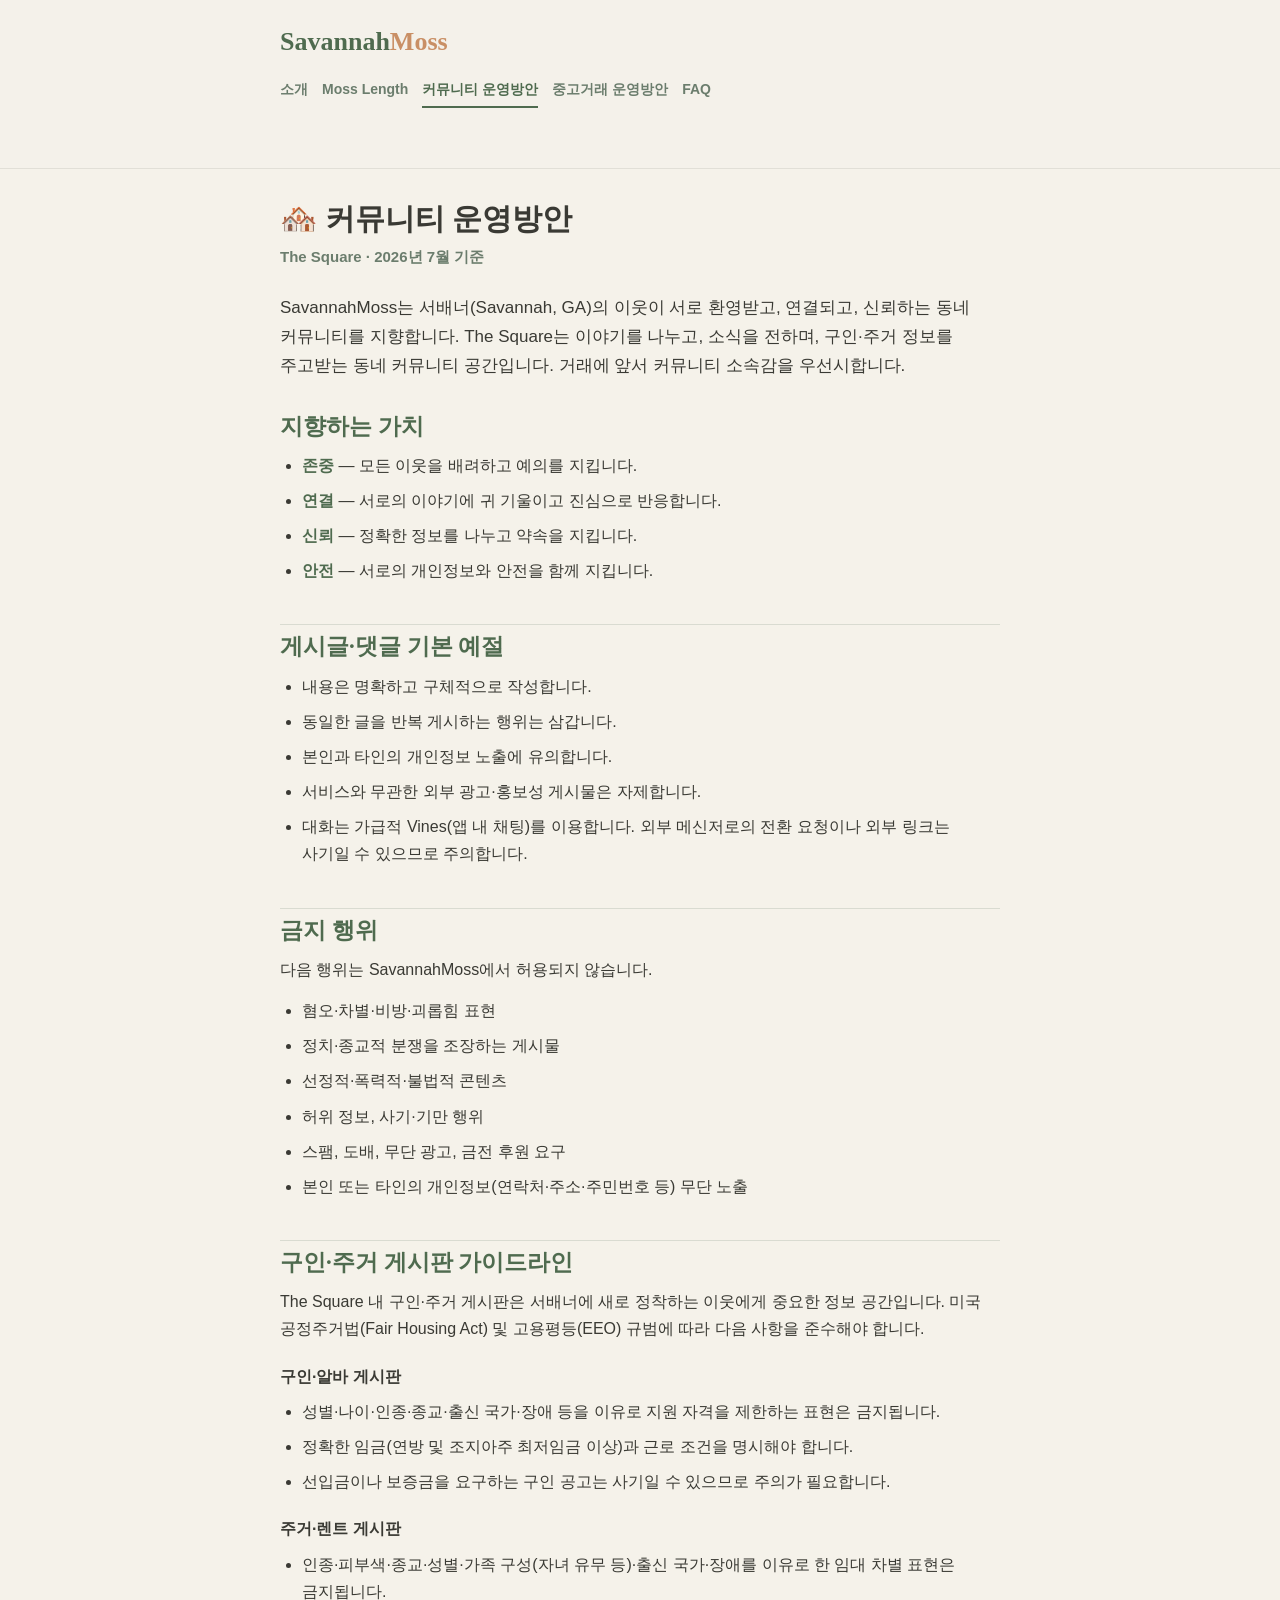
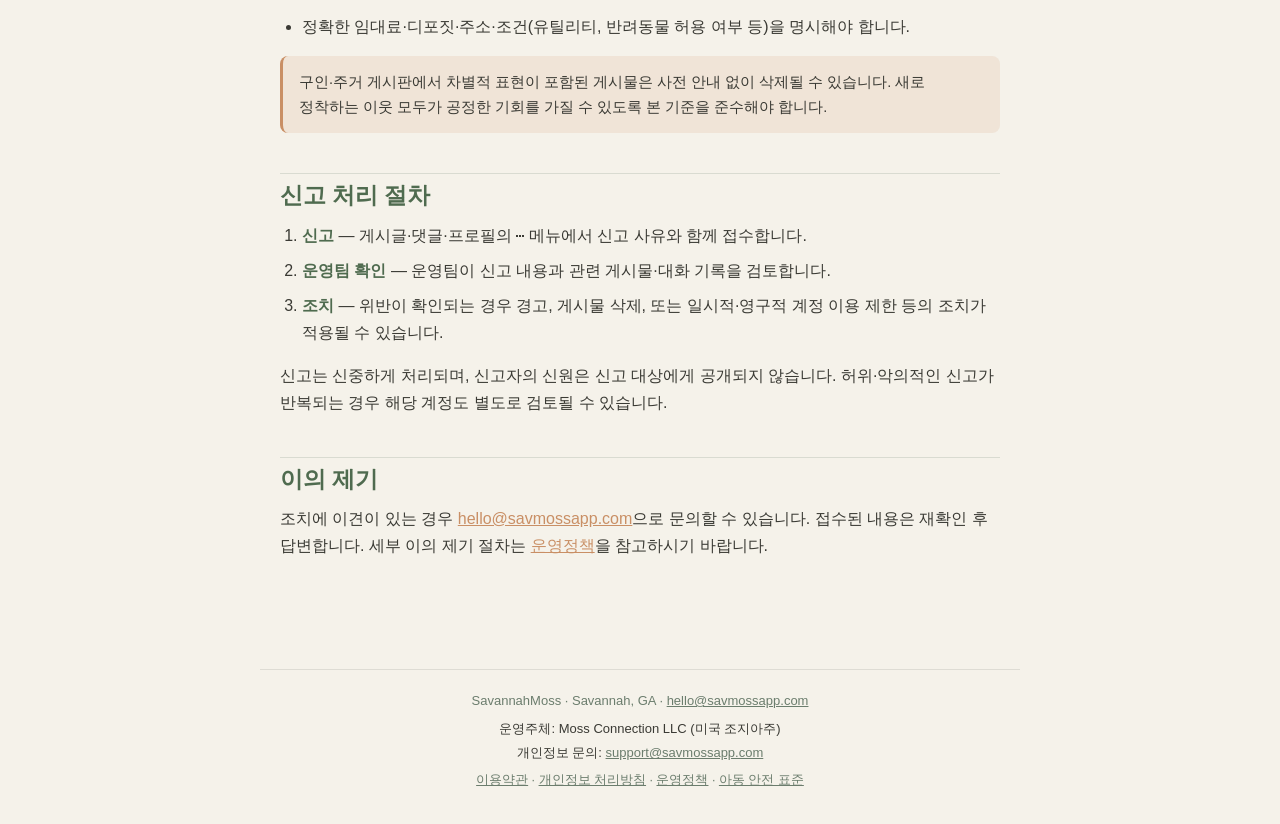
<file: community-policy.html>
<!DOCTYPE html>
<html lang="ko">
<head>
  <meta charset="UTF-8" />
  <!-- 보안: 정적 호스팅에서 meta 로 실제 동작하는 항목만(X-Frame-Options/nosniff/HSTS/frame-ancestors 는 무시됨 → 엣지 헤더 필요). -->
  <meta http-equiv="Content-Security-Policy" content="default-src 'self'; style-src 'self' 'unsafe-inline' https://fonts.googleapis.com; font-src https://fonts.gstatic.com; img-src 'self' data:; script-src 'self'; base-uri 'self'; form-action 'self'; frame-ancestors 'none'" />
  <meta name="referrer" content="no-referrer" />
  <meta name="viewport" content="width=device-width, initial-scale=1.0" />
  <title>커뮤니티 운영방안 — SavannahMoss</title>
  <meta name="description" content="SavannahMoss 커뮤니티(The Square) 운영방안. 기본 예절, 금지 행위, 구인·주거 게시판 가이드라인, 신고 처리 절차." />
  <link rel="preconnect" href="https://fonts.googleapis.com" />
  <link rel="preconnect" href="https://fonts.gstatic.com" crossorigin />
  <link href="https://fonts.googleapis.com/css2?family=Playfair+Display:wght@600;700&amp;family=Noto+Sans+KR:wght@400;500;700&amp;display=swap" rel="stylesheet" />
  <link rel="stylesheet" href="./style.css?v=1cf8817903cb" />
</head>
<body>
  <header class="site-header">
    <div class="wrap">
      <a class="site-title" href="./index.html">Savannah<span class="accent">Moss</span></a>
      <nav class="site-nav" aria-label="주요 페이지">
        <a href="./index.html">소개</a>
        <a href="./moss-length.html">Moss Length</a>
        <a href="./community-policy.html" aria-current="page">커뮤니티 운영방안</a>
        <a href="./market-policy.html">중고거래 운영방안</a>
        <a href="./faq.html">FAQ</a>
      </nav>
    </div>
  </header>

  <div class="wrap">
    <main>
      <h1>🏘️ 커뮤니티 운영방안</h1>
      <p class="subtitle">The Square · 2026년 7월 기준</p>

      <p class="lede">
        SavannahMoss는 서배너(Savannah, GA)의 이웃이 서로 환영받고, 연결되고, 신뢰하는 동네
        커뮤니티를 지향합니다. The Square는 이야기를 나누고, 소식을 전하며, 구인·주거 정보를
        주고받는 동네 커뮤니티 공간입니다. 거래에 앞서 커뮤니티 소속감을 우선시합니다.
      </p>

      <h2>지향하는 가치</h2>
      <ul>
        <li><strong>존중</strong> — 모든 이웃을 배려하고 예의를 지킵니다.</li>
        <li><strong>연결</strong> — 서로의 이야기에 귀 기울이고 진심으로 반응합니다.</li>
        <li><strong>신뢰</strong> — 정확한 정보를 나누고 약속을 지킵니다.</li>
        <li><strong>안전</strong> — 서로의 개인정보와 안전을 함께 지킵니다.</li>
      </ul>

      <h2>게시글·댓글 기본 예절</h2>
      <ul>
        <li>내용은 명확하고 구체적으로 작성합니다.</li>
        <li>동일한 글을 반복 게시하는 행위는 삼갑니다.</li>
        <li>본인과 타인의 개인정보 노출에 유의합니다.</li>
        <li>서비스와 무관한 외부 광고·홍보성 게시물은 자제합니다.</li>
        <li>대화는 가급적 Vines(앱 내 채팅)를 이용합니다. 외부 메신저로의 전환 요청이나 외부 링크는 사기일 수 있으므로 주의합니다.</li>
      </ul>

      <h2>금지 행위</h2>
      <p>다음 행위는 SavannahMoss에서 허용되지 않습니다.</p>
      <ul>
        <li>혐오·차별·비방·괴롭힘 표현</li>
        <li>정치·종교적 분쟁을 조장하는 게시물</li>
        <li>선정적·폭력적·불법적 콘텐츠</li>
        <li>허위 정보, 사기·기만 행위</li>
        <li>스팸, 도배, 무단 광고, 금전 후원 요구</li>
        <li>본인 또는 타인의 개인정보(연락처·주소·주민번호 등) 무단 노출</li>
      </ul>

      <h2>구인·주거 게시판 가이드라인</h2>
      <p>
        The Square 내 구인·주거 게시판은 서배너에 새로 정착하는 이웃에게 중요한 정보 공간입니다.
        미국 공정주거법(Fair Housing Act) 및 고용평등(EEO) 규범에 따라 다음 사항을 준수해야 합니다.
      </p>

      <h3>구인·알바 게시판</h3>
      <ul>
        <li>성별·나이·인종·종교·출신 국가·장애 등을 이유로 지원 자격을 제한하는 표현은 금지됩니다.</li>
        <li>정확한 임금(연방 및 조지아주 최저임금 이상)과 근로 조건을 명시해야 합니다.</li>
        <li>선입금이나 보증금을 요구하는 구인 공고는 사기일 수 있으므로 주의가 필요합니다.</li>
      </ul>

      <h3>주거·렌트 게시판</h3>
      <ul>
        <li>인종·피부색·종교·성별·가족 구성(자녀 유무 등)·출신 국가·장애를 이유로 한 임대 차별 표현은 금지됩니다.</li>
        <li>정확한 임대료·디포짓·주소·조건(유틸리티, 반려동물 허용 여부 등)을 명시해야 합니다.</li>
      </ul>

      <div class="callout clay">
        구인·주거 게시판에서 차별적 표현이 포함된 게시물은 사전 안내 없이 삭제될 수 있습니다. 새로
        정착하는 이웃 모두가 공정한 기회를 가질 수 있도록 본 기준을 준수해야 합니다.
      </div>

      <h2>신고 처리 절차</h2>
      <ol>
        <li><strong>신고</strong> — 게시글·댓글·프로필의 ⋯ 메뉴에서 신고 사유와 함께 접수합니다.</li>
        <li><strong>운영팀 확인</strong> — 운영팀이 신고 내용과 관련 게시물·대화 기록을 검토합니다.</li>
        <li><strong>조치</strong> — 위반이 확인되는 경우 경고, 게시물 삭제, 또는 일시적·영구적 계정 이용 제한 등의 조치가 적용될 수 있습니다.</li>
      </ol>
      <p>
        신고는 신중하게 처리되며, 신고자의 신원은 신고 대상에게 공개되지 않습니다. 허위·악의적인
        신고가 반복되는 경우 해당 계정도 별도로 검토될 수 있습니다.
      </p>

      <h2>이의 제기</h2>
      <p>
        조치에 이견이 있는 경우 <a href="mailto:hello@savmossapp.com">hello@savmossapp.com</a>으로
        문의할 수 있습니다. 접수된 내용은 재확인 후 답변합니다. 세부 이의 제기 절차는
        <a href="./operation-policy.html">운영정책</a>을 참고하시기 바랍니다.
      </p>
    </main>
  </div>

  <footer class="site-footer">
    <div>SavannahMoss · Savannah, GA · <a href="mailto:hello@savmossapp.com">hello@savmossapp.com</a></div>
    <div class="operator-info">
      <span>운영주체: Moss Connection LLC (미국 조지아주)</span>
      <span>개인정보 문의: <a href="mailto:support@savmossapp.com">support@savmossapp.com</a></span>
    </div>
    <div class="footer-legal"><a href="./terms-of-service.html">이용약관</a> · <a href="./privacy-policy.html">개인정보 처리방침</a> · <a href="./operation-policy.html">운영정책</a> · <a href="./child-safety.html">아동 안전 표준</a></div>
  </footer>
</body>
</html>
</file>
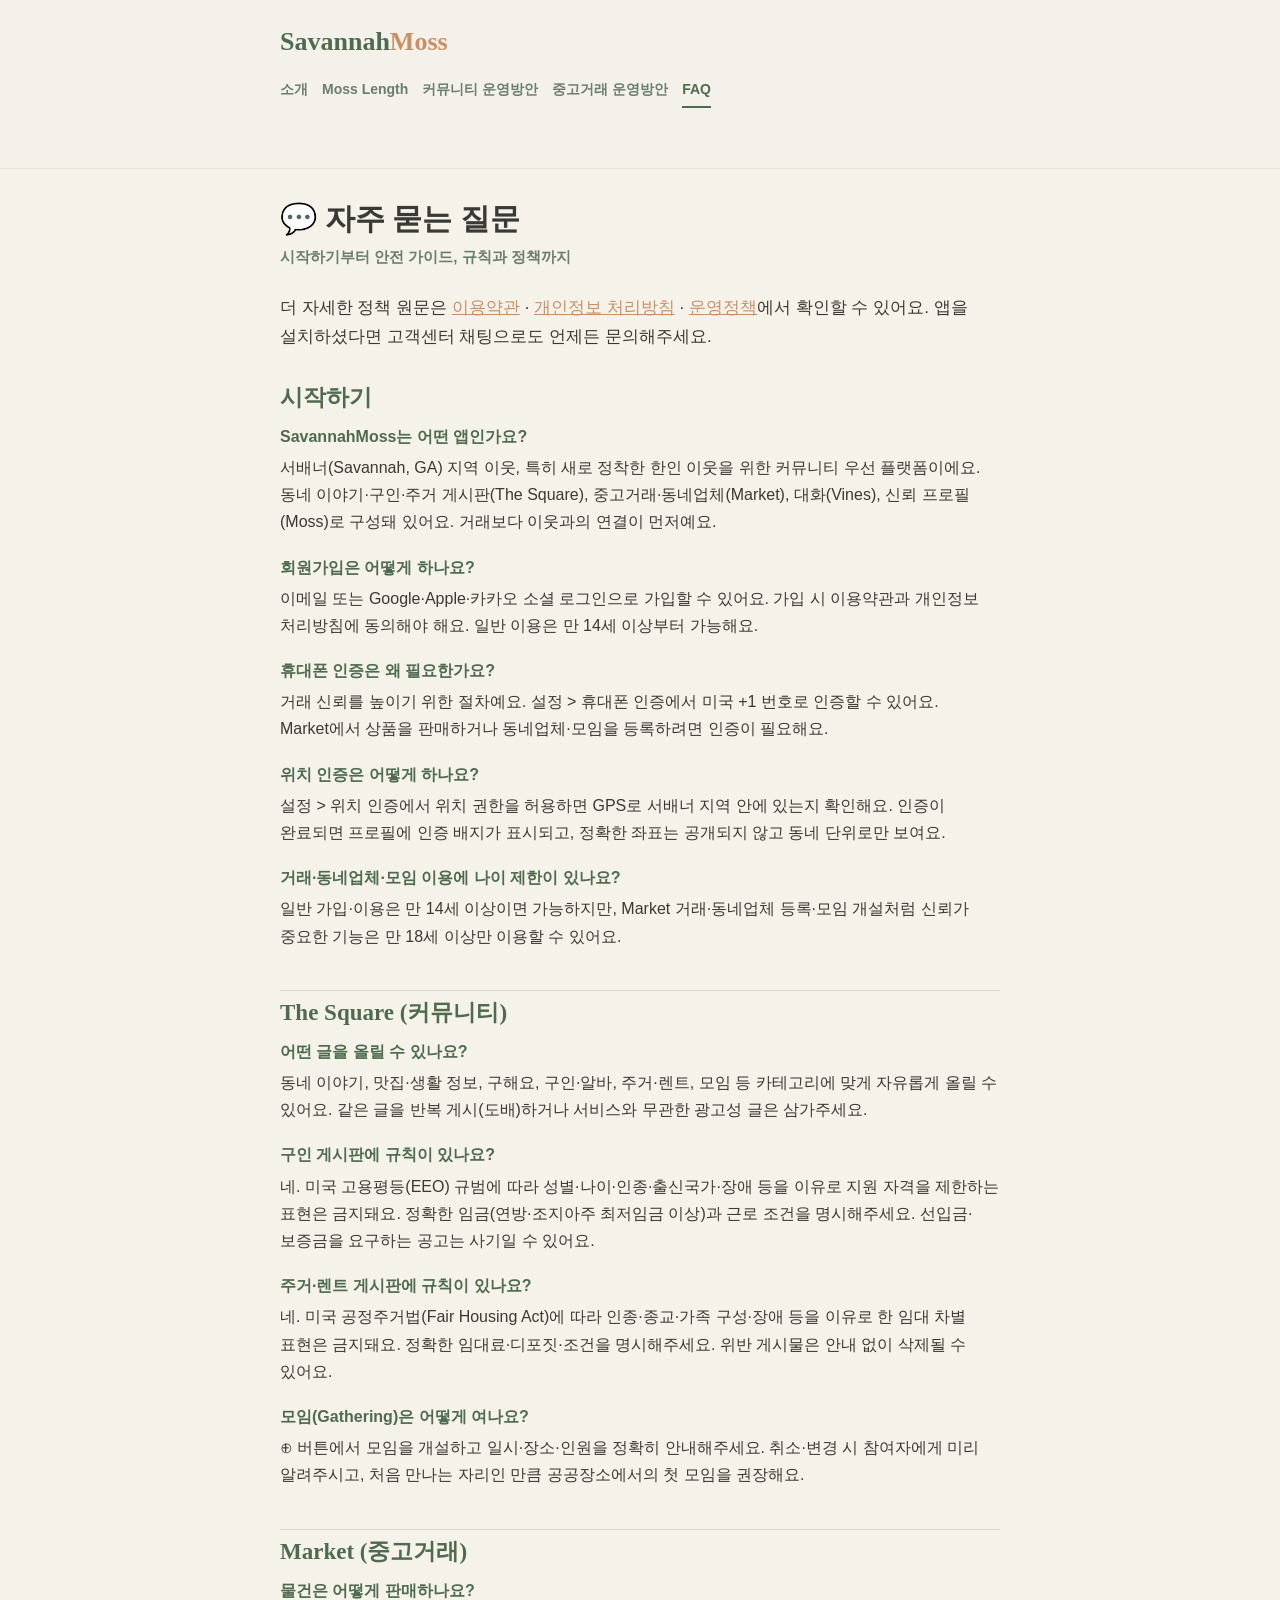
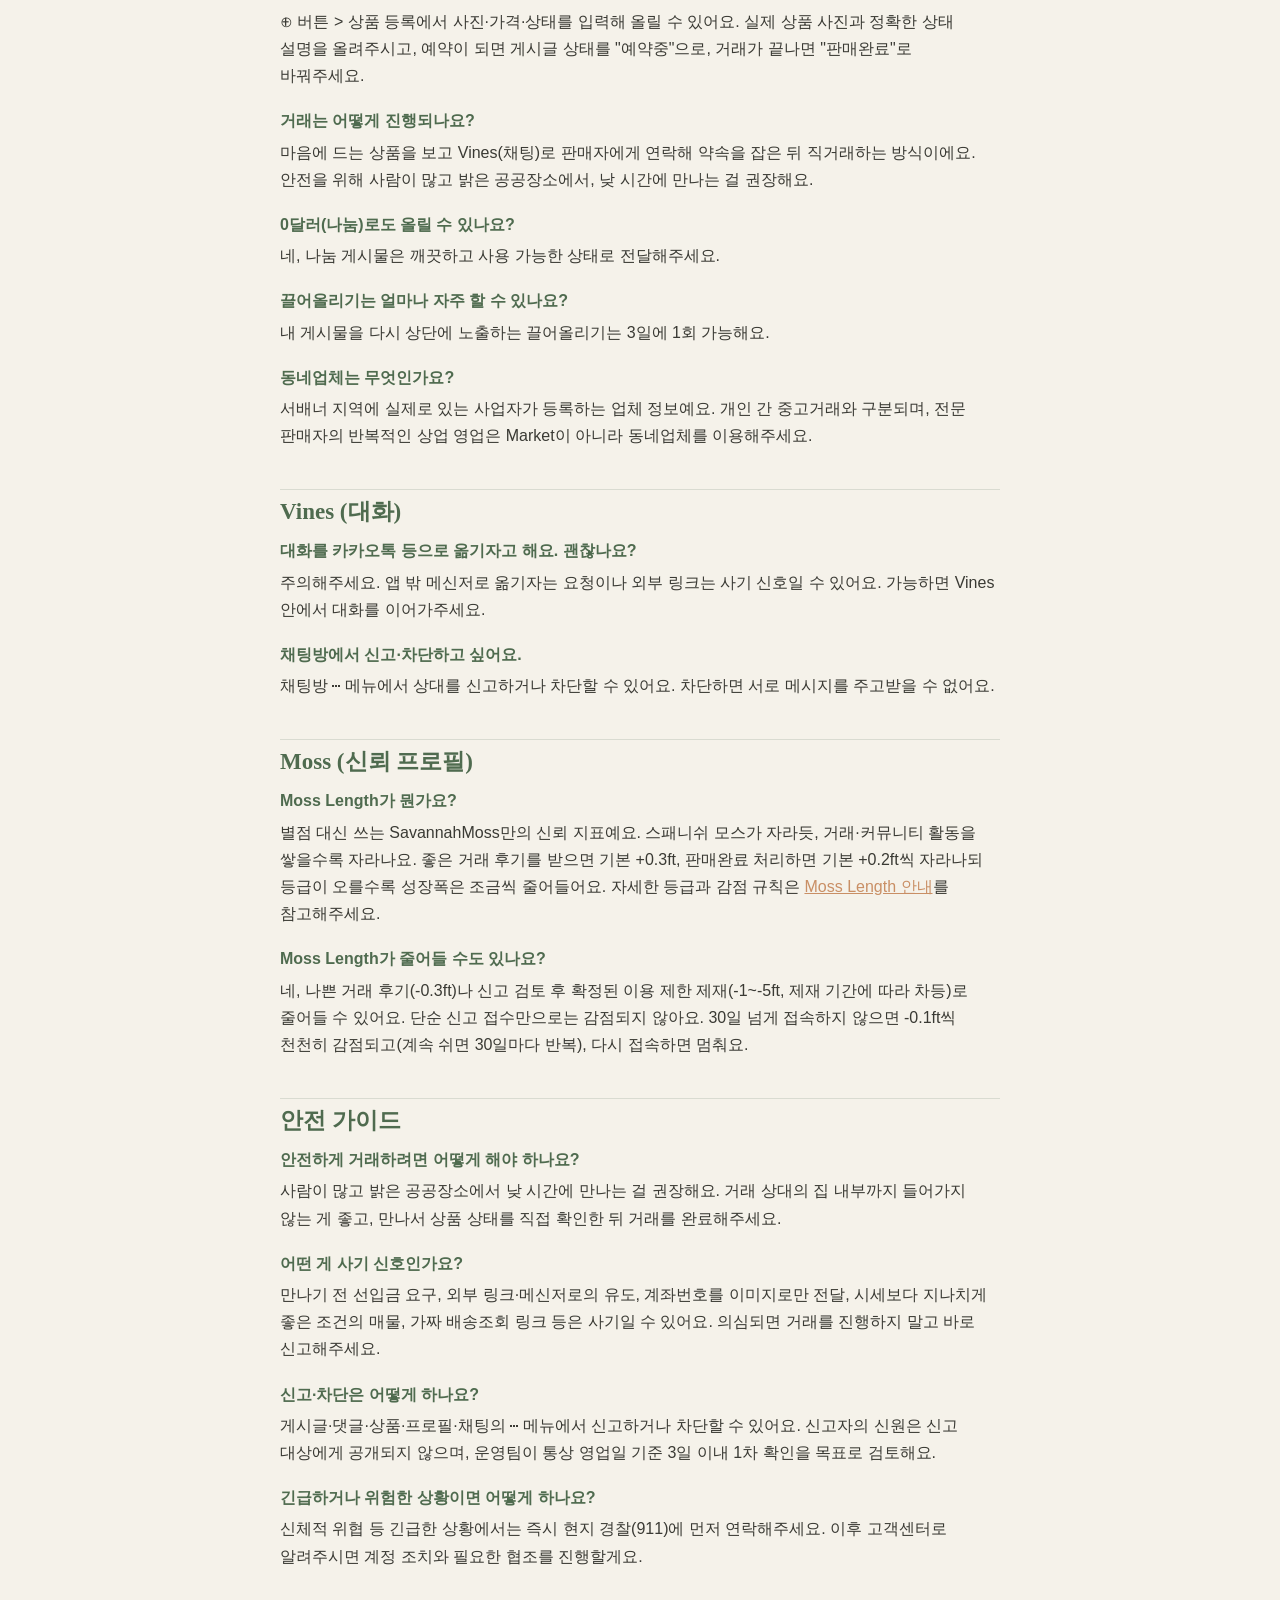
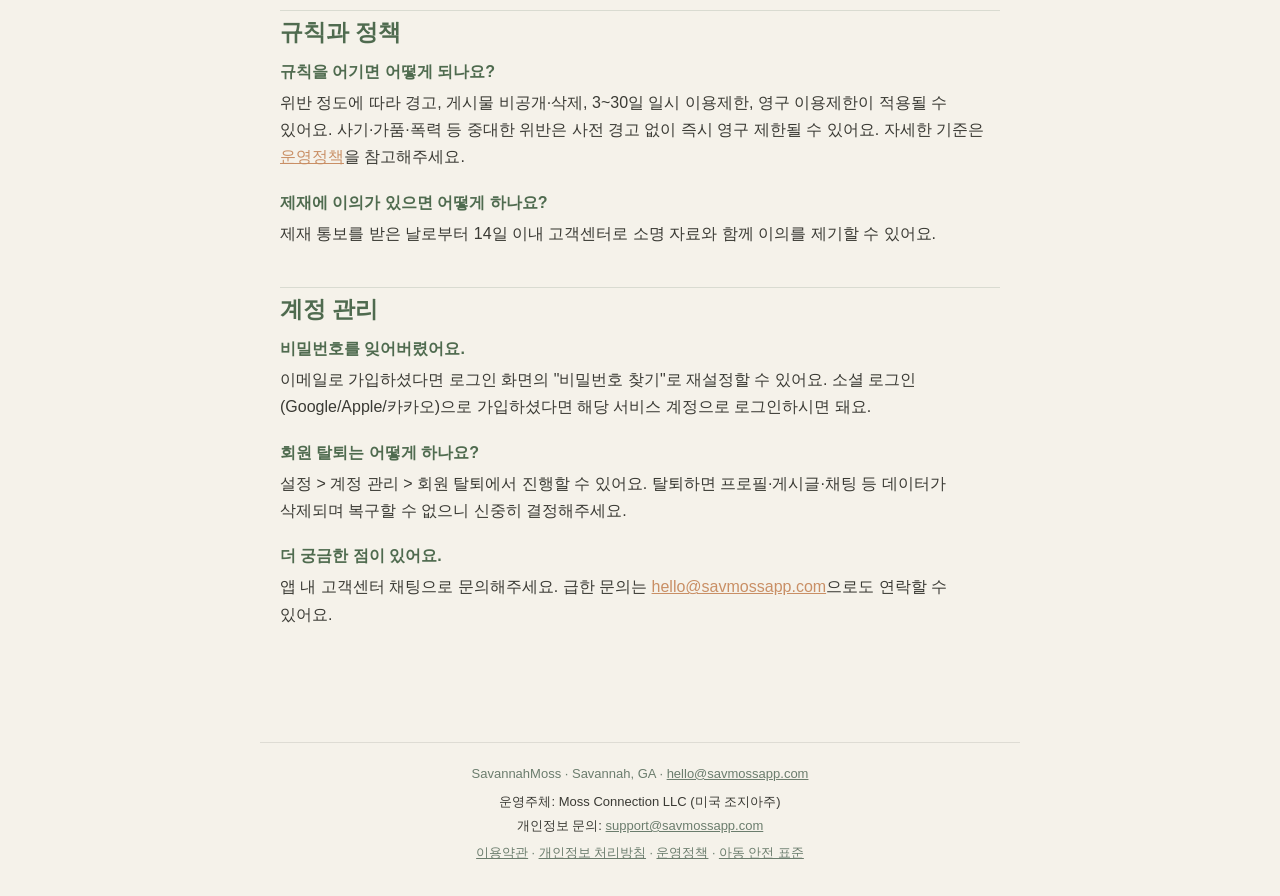
<file: faq.html>
<!DOCTYPE html>
<html lang="ko">
<head>
  <meta charset="UTF-8" />
  <!-- 보안: 정적 호스팅에서 meta 로 실제 동작하는 항목만(X-Frame-Options/nosniff/HSTS/frame-ancestors 는 무시됨 → 엣지 헤더 필요). -->
  <meta http-equiv="Content-Security-Policy" content="default-src 'self'; style-src 'self' 'unsafe-inline' https://fonts.googleapis.com; font-src https://fonts.gstatic.com; img-src 'self' data:; script-src 'self'; base-uri 'self'; form-action 'self'; frame-ancestors 'none'" />
  <meta name="referrer" content="no-referrer" />
  <meta name="viewport" content="width=device-width, initial-scale=1.0" />
  <title>자주 묻는 질문 — SavannahMoss</title>
  <meta name="description" content="SavannahMoss 자주 묻는 질문. 시작하기, The Square, Market, Vines, Moss, 안전 가이드, 규칙과 정책, 계정 관리." />
  <link rel="preconnect" href="https://fonts.googleapis.com" />
  <link rel="preconnect" href="https://fonts.gstatic.com" crossorigin />
  <link href="https://fonts.googleapis.com/css2?family=Playfair+Display:wght@600;700&amp;family=Noto+Sans+KR:wght@400;500;700&amp;display=swap" rel="stylesheet" />
  <link rel="stylesheet" href="./style.css?v=1cf8817903cb" />
</head>
<body>
  <header class="site-header">
    <div class="wrap">
      <a class="site-title" href="./index.html">Savannah<span class="accent">Moss</span></a>
      <nav class="site-nav" aria-label="주요 페이지">
        <a href="./index.html">소개</a>
        <a href="./moss-length.html">Moss Length</a>
        <a href="./community-policy.html">커뮤니티 운영방안</a>
        <a href="./market-policy.html">중고거래 운영방안</a>
        <a href="./faq.html" aria-current="page">FAQ</a>
      </nav>
    </div>
  </header>

  <div class="wrap">
    <main>
      <h1>💬 자주 묻는 질문</h1>
      <p class="subtitle">시작하기부터 안전 가이드, 규칙과 정책까지</p>

      <p class="lede">
        더 자세한 정책 원문은
        <a href="./terms-of-service.html">이용약관</a> ·
        <a href="./privacy-policy.html">개인정보 처리방침</a> ·
        <a href="./operation-policy.html">운영정책</a>에서 확인할 수 있어요.
        앱을 설치하셨다면 고객센터 채팅으로도 언제든 문의해주세요.
      </p>

      <h2>시작하기</h2>
      <div class="faq-item">
        <p class="faq-q">SavannahMoss는 어떤 앱인가요?</p>
        <p>서배너(Savannah, GA) 지역 이웃, 특히 새로 정착한 한인 이웃을 위한 커뮤니티 우선 플랫폼이에요. 동네 이야기·구인·주거 게시판(The Square), 중고거래·동네업체(Market), 대화(Vines), 신뢰 프로필(Moss)로 구성돼 있어요. 거래보다 이웃과의 연결이 먼저예요.</p>
      </div>
      <div class="faq-item">
        <p class="faq-q">회원가입은 어떻게 하나요?</p>
        <p>이메일 또는 Google·Apple·카카오 소셜 로그인으로 가입할 수 있어요. 가입 시 이용약관과 개인정보 처리방침에 동의해야 해요. 일반 이용은 만 14세 이상부터 가능해요.</p>
      </div>
      <div class="faq-item">
        <p class="faq-q">휴대폰 인증은 왜 필요한가요?</p>
        <p>거래 신뢰를 높이기 위한 절차예요. 설정 &gt; 휴대폰 인증에서 미국 +1 번호로 인증할 수 있어요. Market에서 상품을 판매하거나 동네업체·모임을 등록하려면 인증이 필요해요.</p>
      </div>
      <div class="faq-item">
        <p class="faq-q">위치 인증은 어떻게 하나요?</p>
        <p>설정 &gt; 위치 인증에서 위치 권한을 허용하면 GPS로 서배너 지역 안에 있는지 확인해요. 인증이 완료되면 프로필에 인증 배지가 표시되고, 정확한 좌표는 공개되지 않고 동네 단위로만 보여요.</p>
      </div>
      <div class="faq-item">
        <p class="faq-q">거래·동네업체·모임 이용에 나이 제한이 있나요?</p>
        <p>일반 가입·이용은 만 14세 이상이면 가능하지만, Market 거래·동네업체 등록·모임 개설처럼 신뢰가 중요한 기능은 만 18세 이상만 이용할 수 있어요.</p>
      </div>

      <h2>The Square (커뮤니티)</h2>
      <div class="faq-item">
        <p class="faq-q">어떤 글을 올릴 수 있나요?</p>
        <p>동네 이야기, 맛집·생활 정보, 구해요, 구인·알바, 주거·렌트, 모임 등 카테고리에 맞게 자유롭게 올릴 수 있어요. 같은 글을 반복 게시(도배)하거나 서비스와 무관한 광고성 글은 삼가주세요.</p>
      </div>
      <div class="faq-item">
        <p class="faq-q">구인 게시판에 규칙이 있나요?</p>
        <p>네. 미국 고용평등(EEO) 규범에 따라 성별·나이·인종·출신국가·장애 등을 이유로 지원 자격을 제한하는 표현은 금지돼요. 정확한 임금(연방·조지아주 최저임금 이상)과 근로 조건을 명시해주세요. 선입금·보증금을 요구하는 공고는 사기일 수 있어요.</p>
      </div>
      <div class="faq-item">
        <p class="faq-q">주거·렌트 게시판에 규칙이 있나요?</p>
        <p>네. 미국 공정주거법(Fair Housing Act)에 따라 인종·종교·가족 구성·장애 등을 이유로 한 임대 차별 표현은 금지돼요. 정확한 임대료·디포짓·조건을 명시해주세요. 위반 게시물은 안내 없이 삭제될 수 있어요.</p>
      </div>
      <div class="faq-item">
        <p class="faq-q">모임(Gathering)은 어떻게 여나요?</p>
        <p>⊕ 버튼에서 모임을 개설하고 일시·장소·인원을 정확히 안내해주세요. 취소·변경 시 참여자에게 미리 알려주시고, 처음 만나는 자리인 만큼 공공장소에서의 첫 모임을 권장해요.</p>
      </div>

      <h2>Market (중고거래)</h2>
      <div class="faq-item">
        <p class="faq-q">물건은 어떻게 판매하나요?</p>
        <p>⊕ 버튼 &gt; 상품 등록에서 사진·가격·상태를 입력해 올릴 수 있어요. 실제 상품 사진과 정확한 상태 설명을 올려주시고, 예약이 되면 게시글 상태를 "예약중"으로, 거래가 끝나면 "판매완료"로 바꿔주세요.</p>
      </div>
      <div class="faq-item">
        <p class="faq-q">거래는 어떻게 진행되나요?</p>
        <p>마음에 드는 상품을 보고 Vines(채팅)로 판매자에게 연락해 약속을 잡은 뒤 직거래하는 방식이에요. 안전을 위해 사람이 많고 밝은 공공장소에서, 낮 시간에 만나는 걸 권장해요.</p>
      </div>
      <div class="faq-item">
        <p class="faq-q">0달러(나눔)로도 올릴 수 있나요?</p>
        <p>네, 나눔 게시물은 깨끗하고 사용 가능한 상태로 전달해주세요.</p>
      </div>
      <div class="faq-item">
        <p class="faq-q">끌어올리기는 얼마나 자주 할 수 있나요?</p>
        <p>내 게시물을 다시 상단에 노출하는 끌어올리기는 3일에 1회 가능해요.</p>
      </div>
      <div class="faq-item">
        <p class="faq-q">동네업체는 무엇인가요?</p>
        <p>서배너 지역에 실제로 있는 사업자가 등록하는 업체 정보예요. 개인 간 중고거래와 구분되며, 전문 판매자의 반복적인 상업 영업은 Market이 아니라 동네업체를 이용해주세요.</p>
      </div>

      <h2>Vines (대화)</h2>
      <div class="faq-item">
        <p class="faq-q">대화를 카카오톡 등으로 옮기자고 해요. 괜찮나요?</p>
        <p>주의해주세요. 앱 밖 메신저로 옮기자는 요청이나 외부 링크는 사기 신호일 수 있어요. 가능하면 Vines 안에서 대화를 이어가주세요.</p>
      </div>
      <div class="faq-item">
        <p class="faq-q">채팅방에서 신고·차단하고 싶어요.</p>
        <p>채팅방 ⋯ 메뉴에서 상대를 신고하거나 차단할 수 있어요. 차단하면 서로 메시지를 주고받을 수 없어요.</p>
      </div>

      <h2>Moss (신뢰 프로필)</h2>
      <div class="faq-item">
        <p class="faq-q">Moss Length가 뭔가요?</p>
        <p>별점 대신 쓰는 SavannahMoss만의 신뢰 지표예요. 스패니쉬 모스가 자라듯, 거래·커뮤니티 활동을 쌓을수록 자라나요. 좋은 거래 후기를 받으면 기본 +0.3ft, 판매완료 처리하면 기본 +0.2ft씩 자라나되 등급이 오를수록 성장폭은 조금씩 줄어들어요. 자세한 등급과 감점 규칙은 <a href="./moss-length.html">Moss Length 안내</a>를 참고해주세요.</p>
      </div>
      <div class="faq-item">
        <p class="faq-q">Moss Length가 줄어들 수도 있나요?</p>
        <p>네, 나쁜 거래 후기(-0.3ft)나 신고 검토 후 확정된 이용 제한 제재(-1~-5ft, 제재 기간에 따라 차등)로 줄어들 수 있어요. 단순 신고 접수만으로는 감점되지 않아요. 30일 넘게 접속하지 않으면 -0.1ft씩 천천히 감점되고(계속 쉬면 30일마다 반복), 다시 접속하면 멈춰요.</p>
      </div>

      <h2>안전 가이드</h2>
      <div class="faq-item">
        <p class="faq-q">안전하게 거래하려면 어떻게 해야 하나요?</p>
        <p>사람이 많고 밝은 공공장소에서 낮 시간에 만나는 걸 권장해요. 거래 상대의 집 내부까지 들어가지 않는 게 좋고, 만나서 상품 상태를 직접 확인한 뒤 거래를 완료해주세요.</p>
      </div>
      <div class="faq-item">
        <p class="faq-q">어떤 게 사기 신호인가요?</p>
        <p>만나기 전 선입금 요구, 외부 링크·메신저로의 유도, 계좌번호를 이미지로만 전달, 시세보다 지나치게 좋은 조건의 매물, 가짜 배송조회 링크 등은 사기일 수 있어요. 의심되면 거래를 진행하지 말고 바로 신고해주세요.</p>
      </div>
      <div class="faq-item">
        <p class="faq-q">신고·차단은 어떻게 하나요?</p>
        <p>게시글·댓글·상품·프로필·채팅의 ⋯ 메뉴에서 신고하거나 차단할 수 있어요. 신고자의 신원은 신고 대상에게 공개되지 않으며, 운영팀이 통상 영업일 기준 3일 이내 1차 확인을 목표로 검토해요.</p>
      </div>
      <div class="faq-item">
        <p class="faq-q">긴급하거나 위험한 상황이면 어떻게 하나요?</p>
        <p>신체적 위협 등 긴급한 상황에서는 즉시 현지 경찰(911)에 먼저 연락해주세요. 이후 고객센터로 알려주시면 계정 조치와 필요한 협조를 진행할게요.</p>
      </div>

      <h2>규칙과 정책</h2>
      <div class="faq-item">
        <p class="faq-q">규칙을 어기면 어떻게 되나요?</p>
        <p>위반 정도에 따라 경고, 게시물 비공개·삭제, 3~30일 일시 이용제한, 영구 이용제한이 적용될 수 있어요. 사기·가품·폭력 등 중대한 위반은 사전 경고 없이 즉시 영구 제한될 수 있어요. 자세한 기준은 <a href="./operation-policy.html">운영정책</a>을 참고해주세요.</p>
      </div>
      <div class="faq-item">
        <p class="faq-q">제재에 이의가 있으면 어떻게 하나요?</p>
        <p>제재 통보를 받은 날로부터 14일 이내 고객센터로 소명 자료와 함께 이의를 제기할 수 있어요.</p>
      </div>

      <h2>계정 관리</h2>
      <div class="faq-item">
        <p class="faq-q">비밀번호를 잊어버렸어요.</p>
        <p>이메일로 가입하셨다면 로그인 화면의 "비밀번호 찾기"로 재설정할 수 있어요. 소셜 로그인(Google/Apple/카카오)으로 가입하셨다면 해당 서비스 계정으로 로그인하시면 돼요.</p>
      </div>
      <div class="faq-item">
        <p class="faq-q">회원 탈퇴는 어떻게 하나요?</p>
        <p>설정 &gt; 계정 관리 &gt; 회원 탈퇴에서 진행할 수 있어요. 탈퇴하면 프로필·게시글·채팅 등 데이터가 삭제되며 복구할 수 없으니 신중히 결정해주세요.</p>
      </div>
      <div class="faq-item">
        <p class="faq-q">더 궁금한 점이 있어요.</p>
        <p>앱 내 고객센터 채팅으로 문의해주세요. 급한 문의는 <a href="mailto:hello@savmossapp.com">hello@savmossapp.com</a>으로도 연락할 수 있어요.</p>
      </div>
    </main>
  </div>

  <footer class="site-footer">
    <div>SavannahMoss · Savannah, GA · <a href="mailto:hello@savmossapp.com">hello@savmossapp.com</a></div>
    <div class="operator-info">
      <span>운영주체: Moss Connection LLC (미국 조지아주)</span>
      <span>개인정보 문의: <a href="mailto:support@savmossapp.com">support@savmossapp.com</a></span>
    </div>
    <div class="footer-legal"><a href="./terms-of-service.html">이용약관</a> · <a href="./privacy-policy.html">개인정보 처리방침</a> · <a href="./operation-policy.html">운영정책</a> · <a href="./child-safety.html">아동 안전 표준</a></div>
  </footer>
</body>
</html>
</file>
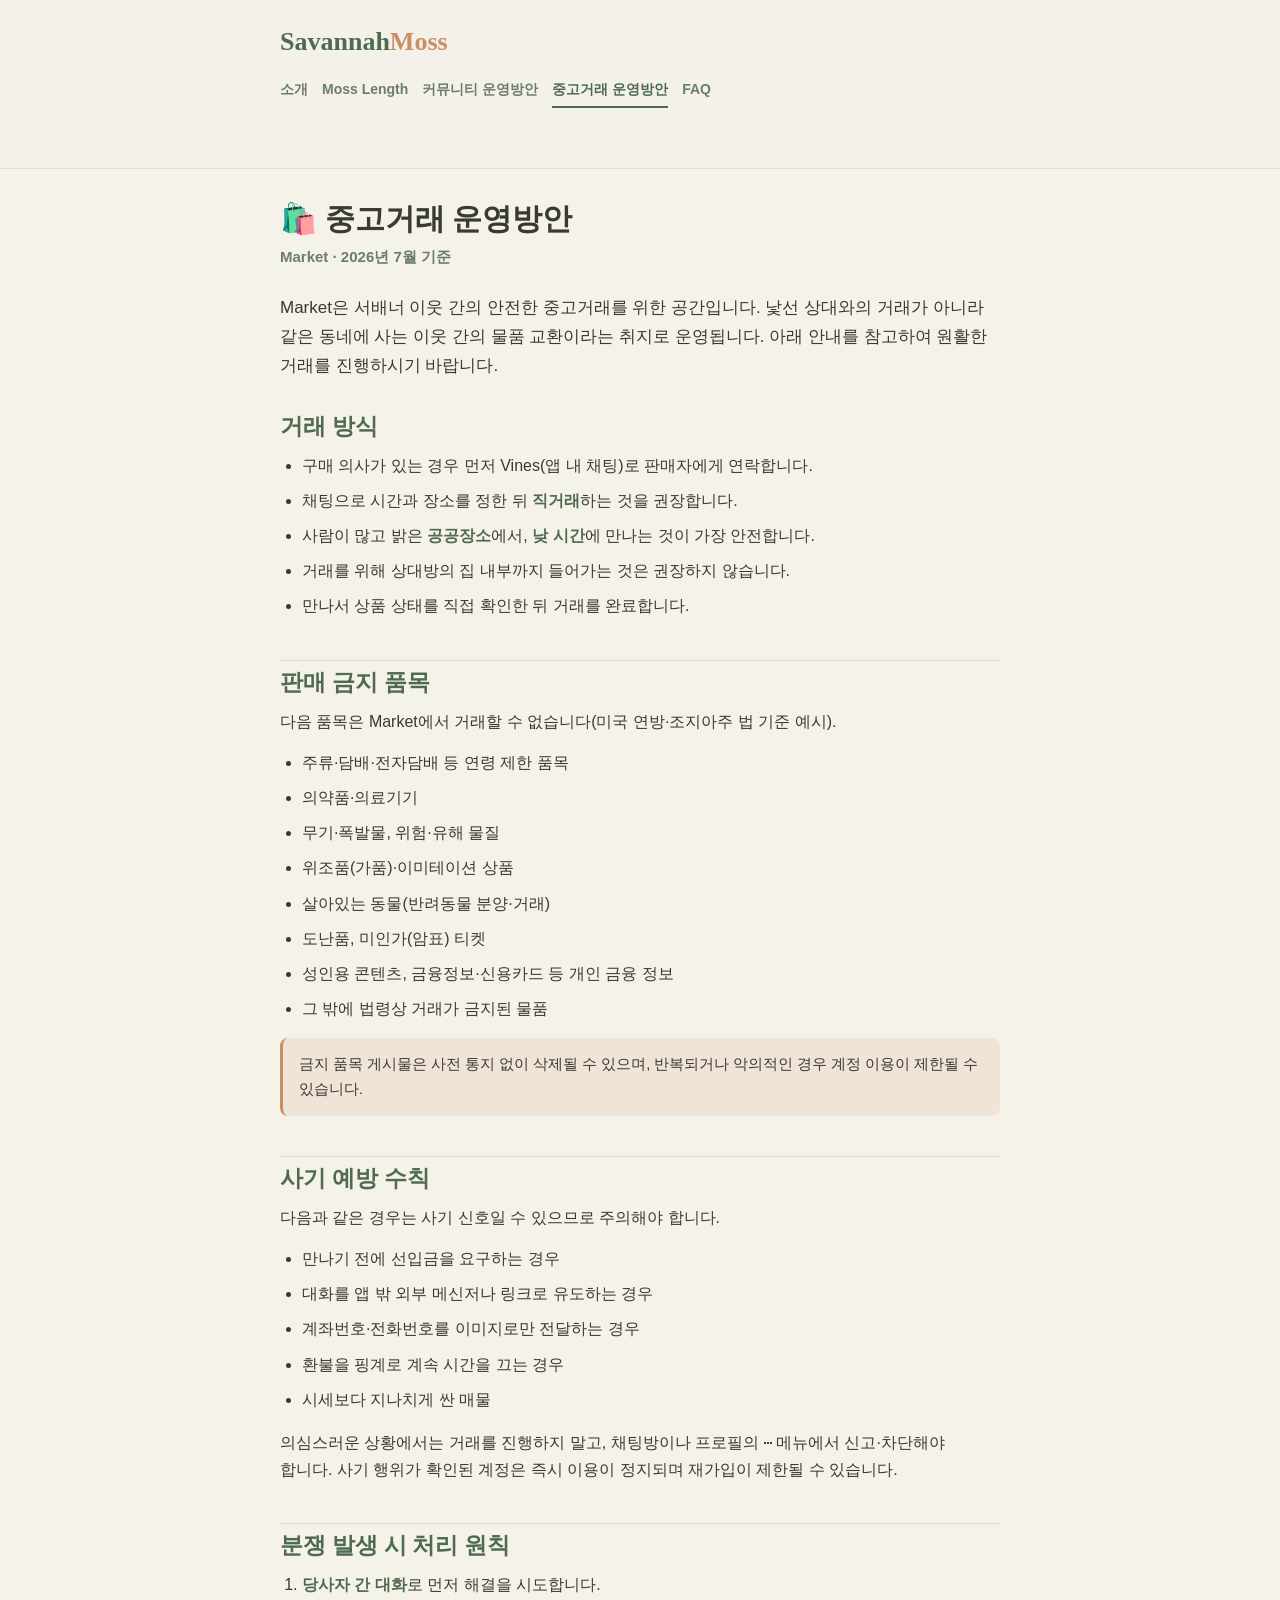
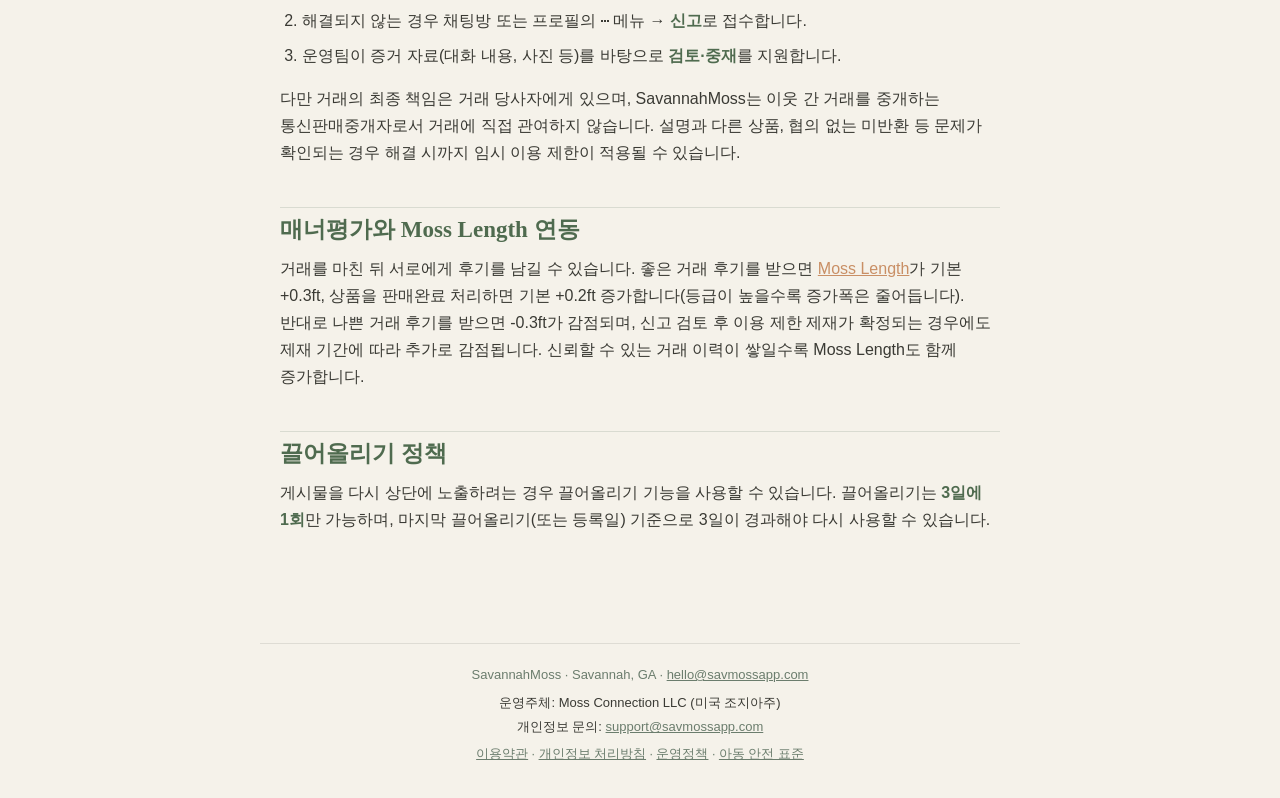
<file: market-policy.html>
<!DOCTYPE html>
<html lang="ko">
<head>
  <meta charset="UTF-8" />
  <!-- 보안: 정적 호스팅에서 meta 로 실제 동작하는 항목만(X-Frame-Options/nosniff/HSTS/frame-ancestors 는 무시됨 → 엣지 헤더 필요). -->
  <meta http-equiv="Content-Security-Policy" content="default-src 'self'; style-src 'self' 'unsafe-inline' https://fonts.googleapis.com; font-src https://fonts.gstatic.com; img-src 'self' data:; script-src 'self'; base-uri 'self'; form-action 'self'; frame-ancestors 'none'" />
  <meta name="referrer" content="no-referrer" />
  <meta name="viewport" content="width=device-width, initial-scale=1.0" />
  <title>중고거래 운영방안 — SavannahMoss</title>
  <meta name="description" content="SavannahMoss Market 운영방안. 거래 방식, 판매 금지 품목, 사기 예방 수칙, 분쟁 처리 원칙, 끌어올리기 정책." />
  <link rel="preconnect" href="https://fonts.googleapis.com" />
  <link rel="preconnect" href="https://fonts.gstatic.com" crossorigin />
  <link href="https://fonts.googleapis.com/css2?family=Playfair+Display:wght@600;700&amp;family=Noto+Sans+KR:wght@400;500;700&amp;display=swap" rel="stylesheet" />
  <link rel="stylesheet" href="./style.css?v=1cf8817903cb" />
</head>
<body>
  <header class="site-header">
    <div class="wrap">
      <a class="site-title" href="./index.html">Savannah<span class="accent">Moss</span></a>
      <nav class="site-nav" aria-label="주요 페이지">
        <a href="./index.html">소개</a>
        <a href="./moss-length.html">Moss Length</a>
        <a href="./community-policy.html">커뮤니티 운영방안</a>
        <a href="./market-policy.html" aria-current="page">중고거래 운영방안</a>
        <a href="./faq.html">FAQ</a>
      </nav>
    </div>
  </header>

  <div class="wrap">
    <main>
      <h1>🛍️ 중고거래 운영방안</h1>
      <p class="subtitle">Market · 2026년 7월 기준</p>

      <p class="lede">
        Market은 서배너 이웃 간의 안전한 중고거래를 위한 공간입니다. 낯선 상대와의 거래가 아니라
        같은 동네에 사는 이웃 간의 물품 교환이라는 취지로 운영됩니다. 아래 안내를 참고하여 원활한
        거래를 진행하시기 바랍니다.
      </p>

      <h2>거래 방식</h2>
      <ul>
        <li>구매 의사가 있는 경우 먼저 Vines(앱 내 채팅)로 판매자에게 연락합니다.</li>
        <li>채팅으로 시간과 장소를 정한 뒤 <strong>직거래</strong>하는 것을 권장합니다.</li>
        <li>사람이 많고 밝은 <strong>공공장소</strong>에서, <strong>낮 시간</strong>에 만나는 것이 가장 안전합니다.</li>
        <li>거래를 위해 상대방의 집 내부까지 들어가는 것은 권장하지 않습니다.</li>
        <li>만나서 상품 상태를 직접 확인한 뒤 거래를 완료합니다.</li>
      </ul>

      <h2>판매 금지 품목</h2>
      <p>다음 품목은 Market에서 거래할 수 없습니다(미국 연방·조지아주 법 기준 예시).</p>
      <ul>
        <li>주류·담배·전자담배 등 연령 제한 품목</li>
        <li>의약품·의료기기</li>
        <li>무기·폭발물, 위험·유해 물질</li>
        <li>위조품(가품)·이미테이션 상품</li>
        <li>살아있는 동물(반려동물 분양·거래)</li>
        <li>도난품, 미인가(암표) 티켓</li>
        <li>성인용 콘텐츠, 금융정보·신용카드 등 개인 금융 정보</li>
        <li>그 밖에 법령상 거래가 금지된 물품</li>
      </ul>
      <div class="callout clay">
        금지 품목 게시물은 사전 통지 없이 삭제될 수 있으며, 반복되거나 악의적인 경우 계정 이용이
        제한될 수 있습니다.
      </div>

      <h2>사기 예방 수칙</h2>
      <p>다음과 같은 경우는 사기 신호일 수 있으므로 주의해야 합니다.</p>
      <ul>
        <li>만나기 전에 선입금을 요구하는 경우</li>
        <li>대화를 앱 밖 외부 메신저나 링크로 유도하는 경우</li>
        <li>계좌번호·전화번호를 이미지로만 전달하는 경우</li>
        <li>환불을 핑계로 계속 시간을 끄는 경우</li>
        <li>시세보다 지나치게 싼 매물</li>
      </ul>
      <p>
        의심스러운 상황에서는 거래를 진행하지 말고, 채팅방이나 프로필의 ⋯ 메뉴에서 신고·차단해야
        합니다. 사기 행위가 확인된 계정은 즉시 이용이 정지되며 재가입이 제한될 수 있습니다.
      </p>

      <h2>분쟁 발생 시 처리 원칙</h2>
      <ol>
        <li><strong>당사자 간 대화</strong>로 먼저 해결을 시도합니다.</li>
        <li>해결되지 않는 경우 채팅방 또는 프로필의 ⋯ 메뉴 → <strong>신고</strong>로 접수합니다.</li>
        <li>운영팀이 증거 자료(대화 내용, 사진 등)를 바탕으로 <strong>검토·중재</strong>를 지원합니다.</li>
      </ol>
      <p>
        다만 거래의 최종 책임은 거래 당사자에게 있으며, SavannahMoss는 이웃 간 거래를 중개하는
        통신판매중개자로서 거래에 직접 관여하지 않습니다. 설명과 다른 상품, 협의 없는 미반환 등
        문제가 확인되는 경우 해결 시까지 임시 이용 제한이 적용될 수 있습니다.
      </p>

      <h2>매너평가와 Moss Length 연동</h2>
      <p>
        거래를 마친 뒤 서로에게 후기를 남길 수 있습니다. 좋은 거래 후기를 받으면
        <a href="./moss-length.html">Moss Length</a>가 기본 +0.3ft, 상품을 판매완료 처리하면 기본
        +0.2ft 증가합니다(등급이 높을수록 증가폭은 줄어듭니다). 반대로 나쁜 거래 후기를 받으면
        -0.3ft가 감점되며, 신고 검토 후 이용 제한 제재가 확정되는 경우에도 제재 기간에 따라
        추가로 감점됩니다. 신뢰할 수 있는 거래 이력이 쌓일수록 Moss Length도 함께 증가합니다.
      </p>

      <h2>끌어올리기 정책</h2>
      <p>
        게시물을 다시 상단에 노출하려는 경우 끌어올리기 기능을 사용할 수 있습니다. 끌어올리기는
        <strong>3일에 1회</strong>만 가능하며, 마지막 끌어올리기(또는 등록일) 기준으로 3일이
        경과해야 다시 사용할 수 있습니다.
      </p>
    </main>
  </div>

  <footer class="site-footer">
    <div>SavannahMoss · Savannah, GA · <a href="mailto:hello@savmossapp.com">hello@savmossapp.com</a></div>
    <div class="operator-info">
      <span>운영주체: Moss Connection LLC (미국 조지아주)</span>
      <span>개인정보 문의: <a href="mailto:support@savmossapp.com">support@savmossapp.com</a></span>
    </div>
    <div class="footer-legal"><a href="./terms-of-service.html">이용약관</a> · <a href="./privacy-policy.html">개인정보 처리방침</a> · <a href="./operation-policy.html">운영정책</a> · <a href="./child-safety.html">아동 안전 표준</a></div>
  </footer>
</body>
</html>
</file>
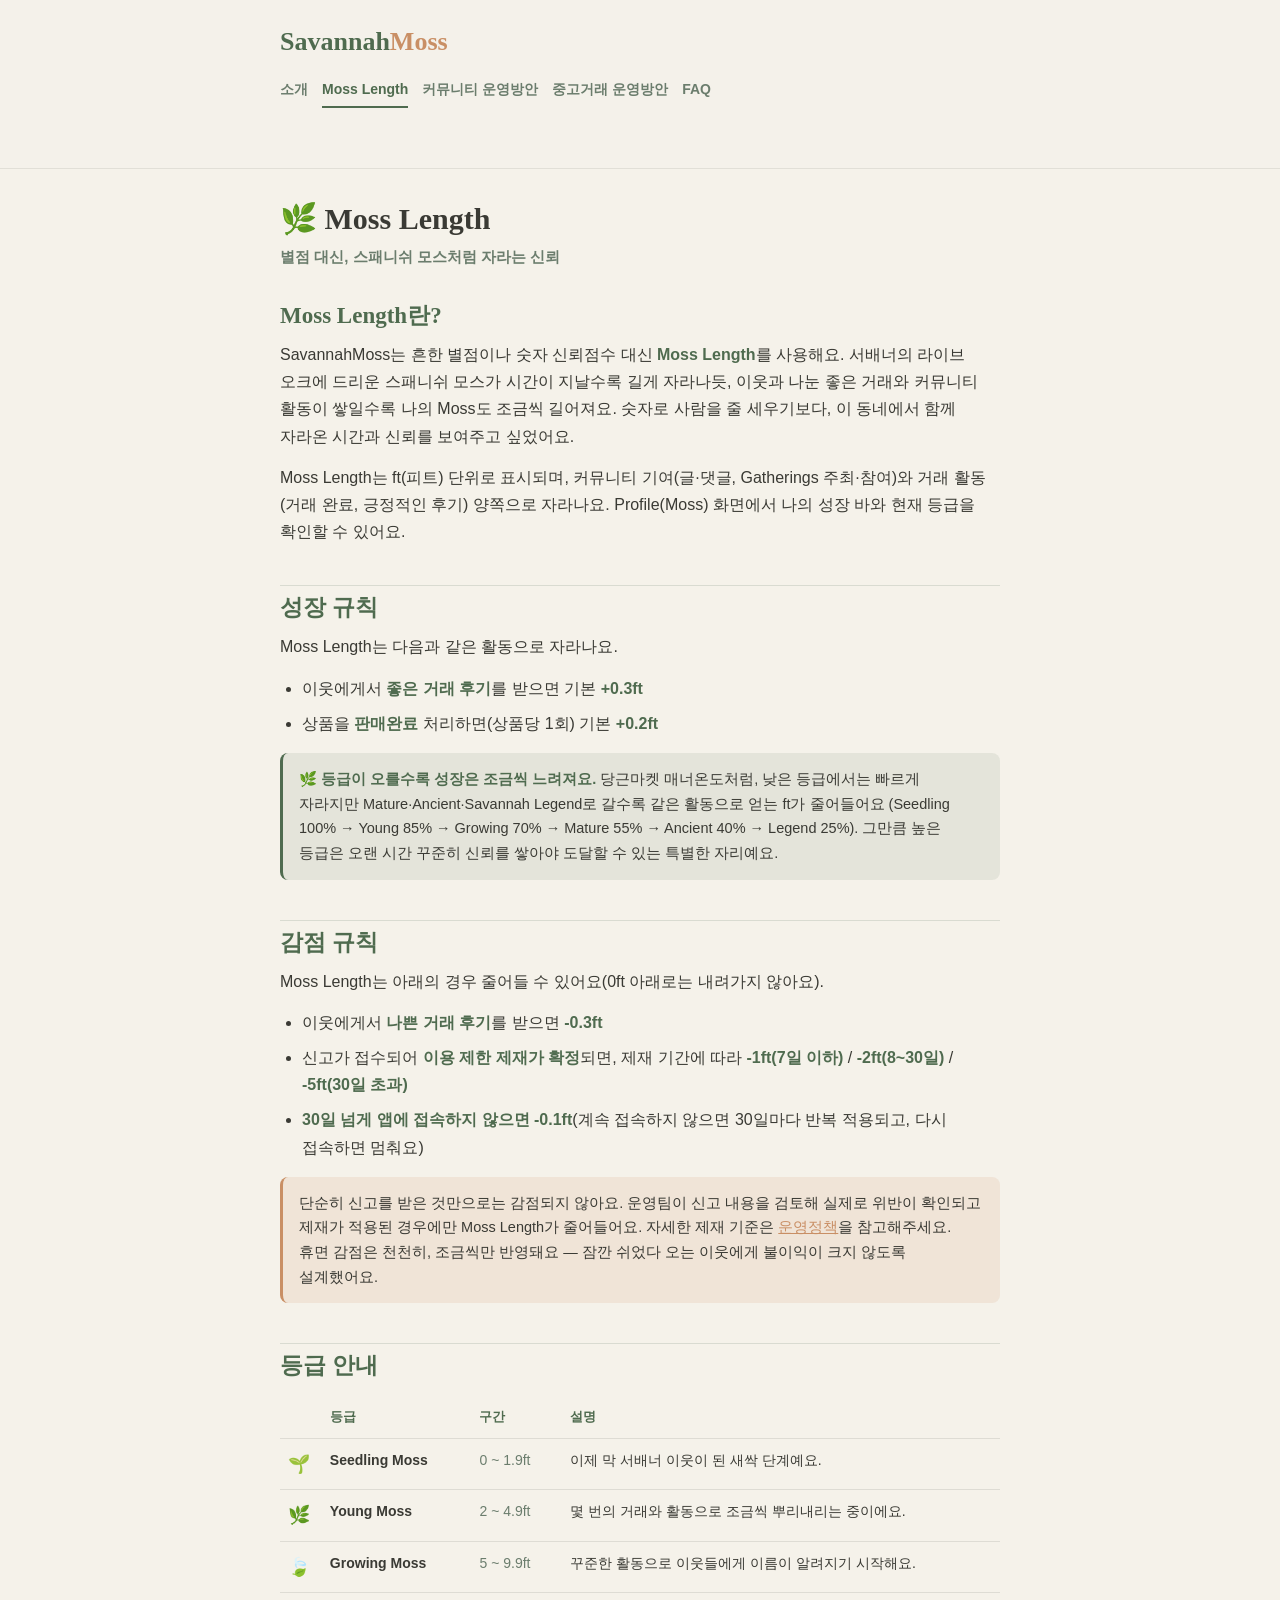
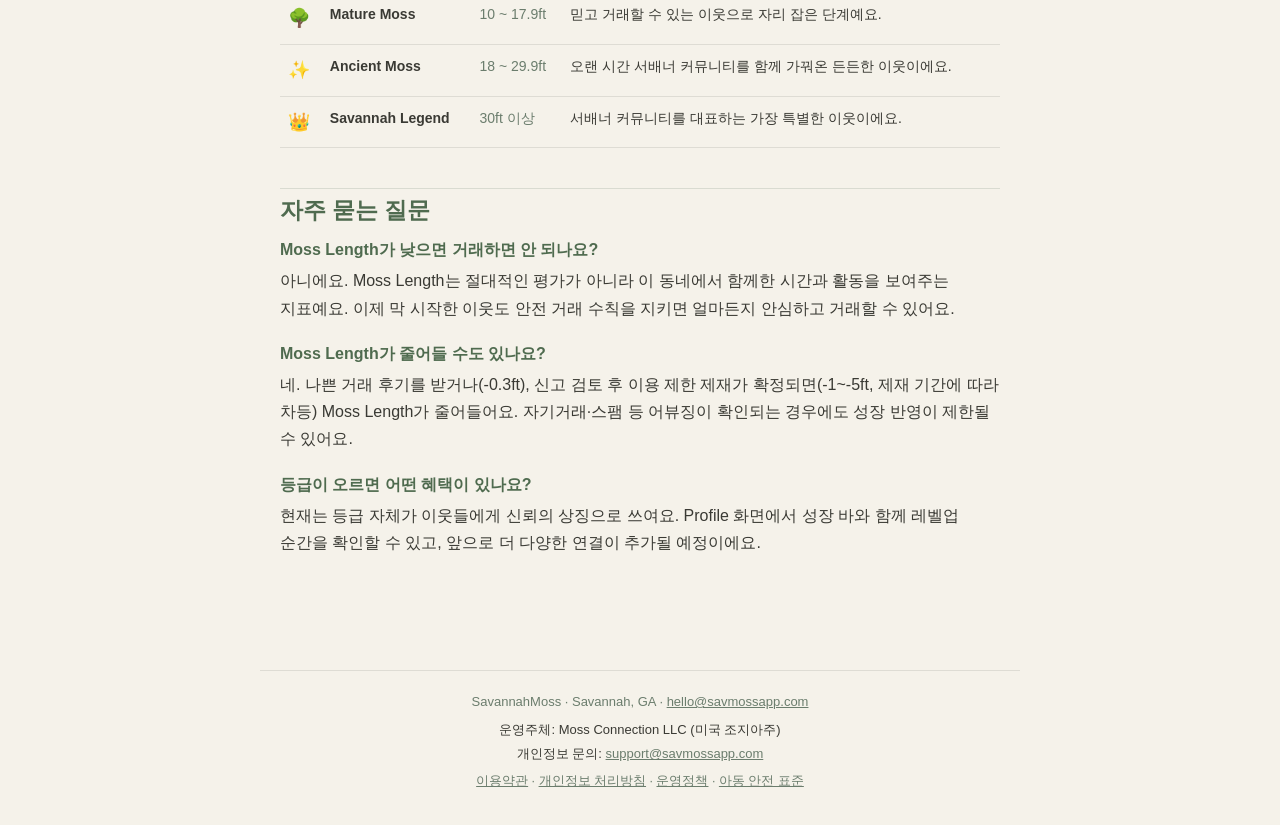
<file: moss-length.html>
<!DOCTYPE html>
<html lang="ko">
<head>
  <meta charset="UTF-8" />
  <!-- 보안: 정적 호스팅에서 meta 로 실제 동작하는 항목만(X-Frame-Options/nosniff/HSTS/frame-ancestors 는 무시됨 → 엣지 헤더 필요). -->
  <meta http-equiv="Content-Security-Policy" content="default-src 'self'; style-src 'self' 'unsafe-inline' https://fonts.googleapis.com; font-src https://fonts.gstatic.com; img-src 'self' data:; script-src 'self'; base-uri 'self'; form-action 'self'; frame-ancestors 'none'" />
  <meta name="referrer" content="no-referrer" />
  <meta name="viewport" content="width=device-width, initial-scale=1.0" />
  <title>Moss Length 안내 — SavannahMoss</title>
  <meta name="description" content="SavannahMoss의 평판 지표 Moss Length 안내. 등급 6종, 성장 규칙, 자주 묻는 질문." />
  <link rel="preconnect" href="https://fonts.googleapis.com" />
  <link rel="preconnect" href="https://fonts.gstatic.com" crossorigin />
  <link href="https://fonts.googleapis.com/css2?family=Playfair+Display:wght@600;700&amp;family=Noto+Sans+KR:wght@400;500;700&amp;display=swap" rel="stylesheet" />
  <link rel="stylesheet" href="./style.css?v=1cf8817903cb" />
</head>
<body>
  <header class="site-header">
    <div class="wrap">
      <a class="site-title" href="./index.html">Savannah<span class="accent">Moss</span></a>
      <nav class="site-nav" aria-label="주요 페이지">
        <a href="./index.html">소개</a>
        <a href="./moss-length.html" aria-current="page">Moss Length</a>
        <a href="./community-policy.html">커뮤니티 운영방안</a>
        <a href="./market-policy.html">중고거래 운영방안</a>
        <a href="./faq.html">FAQ</a>
      </nav>
    </div>
  </header>

  <div class="wrap">
    <main>
      <h1>🌿 Moss Length</h1>
      <p class="subtitle">별점 대신, 스패니쉬 모스처럼 자라는 신뢰</p>

      <h2>Moss Length란?</h2>
      <p>
        SavannahMoss는 흔한 별점이나 숫자 신뢰점수 대신 <strong>Moss Length</strong>를 사용해요.
        서배너의 라이브 오크에 드리운 스패니쉬 모스가 시간이 지날수록 길게 자라나듯,
        이웃과 나눈 좋은 거래와 커뮤니티 활동이 쌓일수록 나의 Moss도 조금씩 길어져요.
        숫자로 사람을 줄 세우기보다, 이 동네에서 함께 자라온 시간과 신뢰를 보여주고 싶었어요.
      </p>
      <p>
        Moss Length는 ft(피트) 단위로 표시되며, 커뮤니티 기여(글·댓글, Gatherings 주최·참여)와
        거래 활동(거래 완료, 긍정적인 후기) 양쪽으로 자라나요. Profile(Moss) 화면에서 나의 성장
        바와 현재 등급을 확인할 수 있어요.
      </p>

      <h2>성장 규칙</h2>
      <p>Moss Length는 다음과 같은 활동으로 자라나요.</p>
      <ul>
        <li>이웃에게서 <strong>좋은 거래 후기</strong>를 받으면 기본 <strong>+0.3ft</strong></li>
        <li>상품을 <strong>판매완료</strong> 처리하면(상품당 1회) 기본 <strong>+0.2ft</strong></li>
      </ul>
      <div class="callout oak">
        🌿 <strong>등급이 오를수록 성장은 조금씩 느려져요.</strong> 당근마켓 매너온도처럼, 낮은 등급에서는
        빠르게 자라지만 Mature·Ancient·Savannah Legend로 갈수록 같은 활동으로 얻는 ft가 줄어들어요
        (Seedling 100% → Young 85% → Growing 70% → Mature 55% → Ancient 40% → Legend 25%). 그만큼
        높은 등급은 오랜 시간 꾸준히 신뢰를 쌓아야 도달할 수 있는 특별한 자리예요.
      </div>

      <h2>감점 규칙</h2>
      <p>Moss Length는 아래의 경우 줄어들 수 있어요(0ft 아래로는 내려가지 않아요).</p>
      <ul>
        <li>이웃에게서 <strong>나쁜 거래 후기</strong>를 받으면 <strong>-0.3ft</strong></li>
        <li>신고가 접수되어 <strong>이용 제한 제재가 확정</strong>되면, 제재 기간에 따라
          <strong>-1ft(7일 이하)</strong> / <strong>-2ft(8~30일)</strong> / <strong>-5ft(30일 초과)</strong>
        </li>
        <li><strong>30일 넘게 앱에 접속하지 않으면</strong> <strong>-0.1ft</strong>(계속 접속하지 않으면
          30일마다 반복 적용되고, 다시 접속하면 멈춰요)</li>
      </ul>
      <div class="callout clay">
        단순히 신고를 받은 것만으로는 감점되지 않아요. 운영팀이 신고 내용을 검토해 실제로 위반이
        확인되고 제재가 적용된 경우에만 Moss Length가 줄어들어요. 자세한 제재 기준은
        <a href="./operation-policy.html">운영정책</a>을 참고해주세요. 휴면 감점은 천천히, 조금씩만
        반영돼요 — 잠깐 쉬었다 오는 이웃에게 불이익이 크지 않도록 설계했어요.
      </div>

      <h2>등급 안내</h2>
      <table class="tier-table">
        <thead>
          <tr>
            <th></th>
            <th>등급</th>
            <th>구간</th>
            <th>설명</th>
          </tr>
        </thead>
        <tbody>
          <tr>
            <td class="tier-emoji">🌱</td>
            <td class="tier-name">Seedling Moss</td>
            <td class="tier-range">0 ~ 1.9ft</td>
            <td>이제 막 서배너 이웃이 된 새싹 단계예요.</td>
          </tr>
          <tr>
            <td class="tier-emoji">🌿</td>
            <td class="tier-name">Young Moss</td>
            <td class="tier-range">2 ~ 4.9ft</td>
            <td>몇 번의 거래와 활동으로 조금씩 뿌리내리는 중이에요.</td>
          </tr>
          <tr>
            <td class="tier-emoji">🍃</td>
            <td class="tier-name">Growing Moss</td>
            <td class="tier-range">5 ~ 9.9ft</td>
            <td>꾸준한 활동으로 이웃들에게 이름이 알려지기 시작해요.</td>
          </tr>
          <tr>
            <td class="tier-emoji">🌳</td>
            <td class="tier-name">Mature Moss</td>
            <td class="tier-range">10 ~ 17.9ft</td>
            <td>믿고 거래할 수 있는 이웃으로 자리 잡은 단계예요.</td>
          </tr>
          <tr>
            <td class="tier-emoji">✨</td>
            <td class="tier-name">Ancient Moss</td>
            <td class="tier-range">18 ~ 29.9ft</td>
            <td>오랜 시간 서배너 커뮤니티를 함께 가꿔온 든든한 이웃이에요.</td>
          </tr>
          <tr>
            <td class="tier-emoji">👑</td>
            <td class="tier-name">Savannah Legend</td>
            <td class="tier-range">30ft 이상</td>
            <td>서배너 커뮤니티를 대표하는 가장 특별한 이웃이에요.</td>
          </tr>
        </tbody>
      </table>

      <h2>자주 묻는 질문</h2>
      <div class="faq-item">
        <p class="faq-q">Moss Length가 낮으면 거래하면 안 되나요?</p>
        <p>
          아니에요. Moss Length는 절대적인 평가가 아니라 이 동네에서 함께한 시간과 활동을 보여주는
          지표예요. 이제 막 시작한 이웃도 안전 거래 수칙을 지키면 얼마든지 안심하고 거래할 수 있어요.
        </p>
      </div>
      <div class="faq-item">
        <p class="faq-q">Moss Length가 줄어들 수도 있나요?</p>
        <p>
          네. 나쁜 거래 후기를 받거나(-0.3ft), 신고 검토 후 이용 제한 제재가 확정되면(-1~-5ft, 제재
          기간에 따라 차등) Moss Length가 줄어들어요. 자기거래·스팸 등 어뷰징이 확인되는 경우에도
          성장 반영이 제한될 수 있어요.
        </p>
      </div>
      <div class="faq-item">
        <p class="faq-q">등급이 오르면 어떤 혜택이 있나요?</p>
        <p>
          현재는 등급 자체가 이웃들에게 신뢰의 상징으로 쓰여요. Profile 화면에서 성장 바와 함께
          레벨업 순간을 확인할 수 있고, 앞으로 더 다양한 연결이 추가될 예정이에요.
        </p>
      </div>
    </main>
  </div>

  <footer class="site-footer">
    <div>SavannahMoss · Savannah, GA · <a href="mailto:hello@savmossapp.com">hello@savmossapp.com</a></div>
    <div class="operator-info">
      <span>운영주체: Moss Connection LLC (미국 조지아주)</span>
      <span>개인정보 문의: <a href="mailto:support@savmossapp.com">support@savmossapp.com</a></span>
    </div>
    <div class="footer-legal"><a href="./terms-of-service.html">이용약관</a> · <a href="./privacy-policy.html">개인정보 처리방침</a> · <a href="./operation-policy.html">운영정책</a> · <a href="./child-safety.html">아동 안전 표준</a></div>
  </footer>
</body>
</html>
</file>
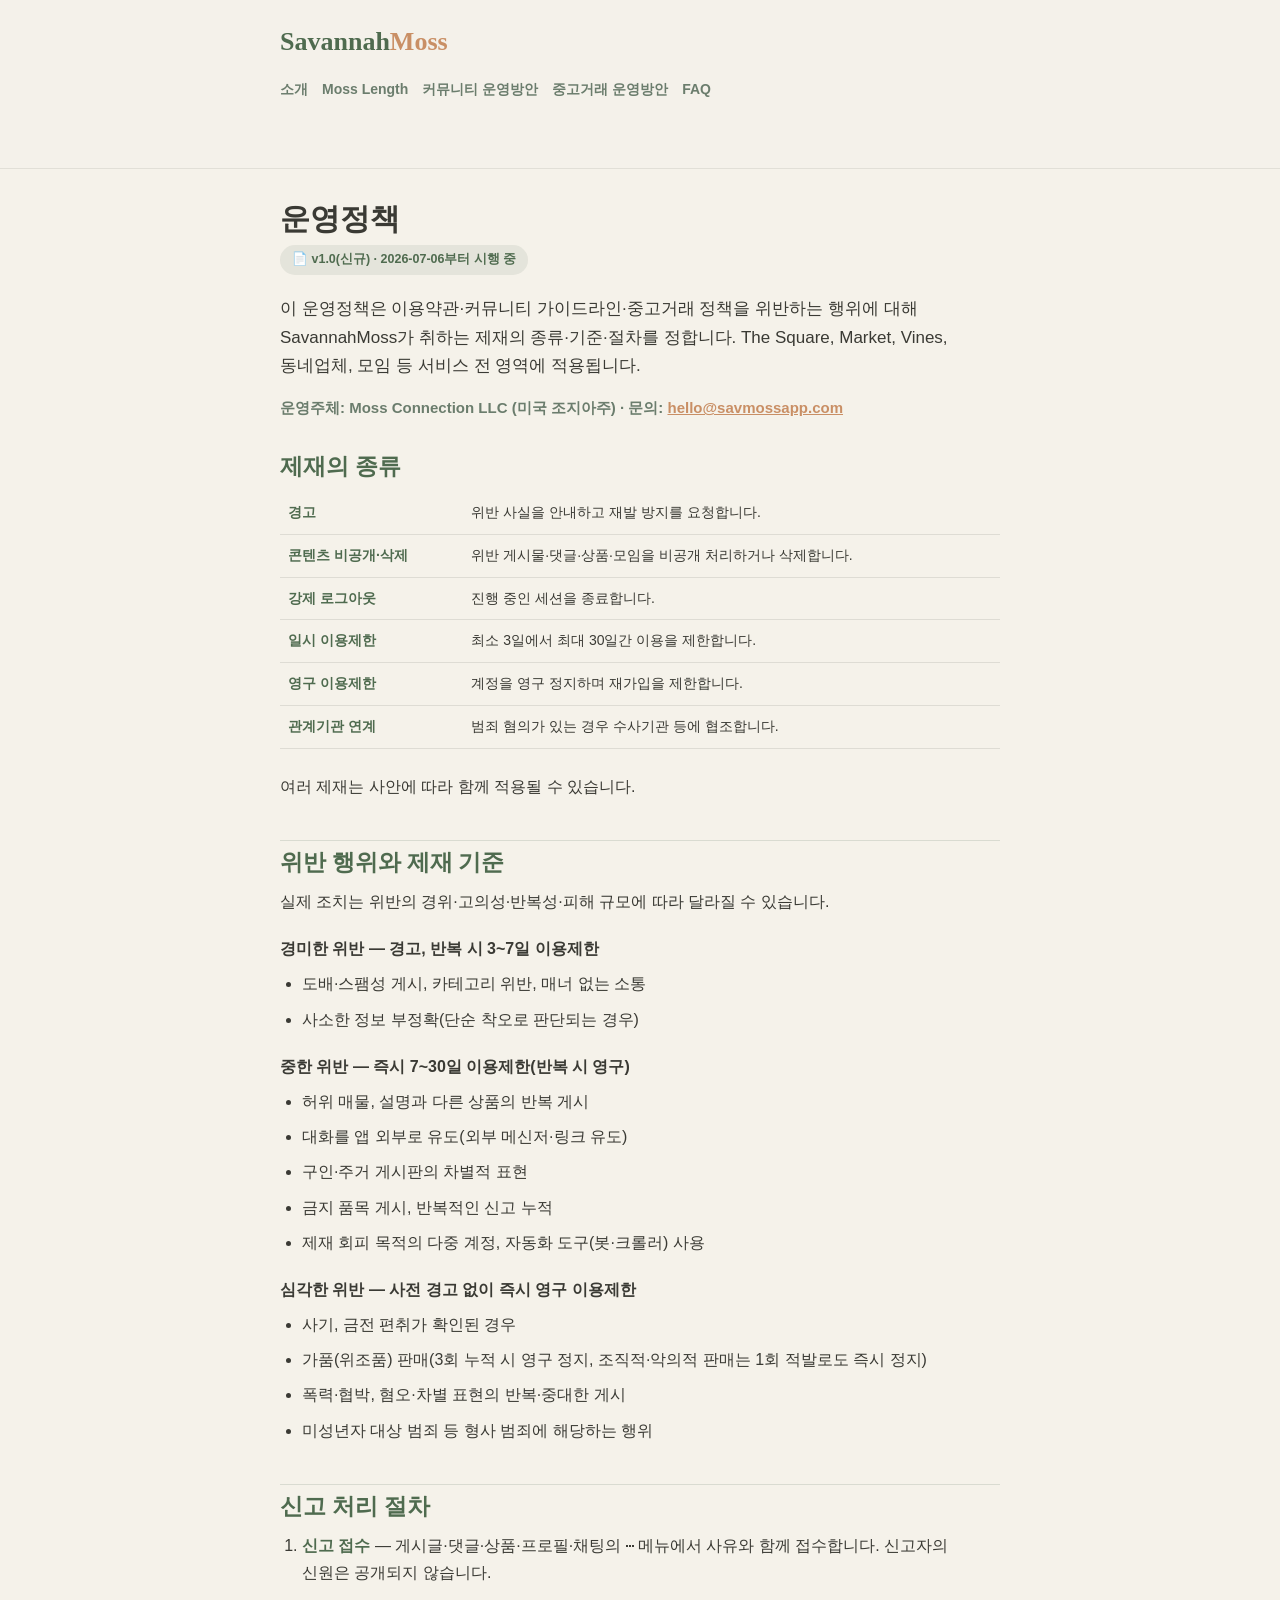
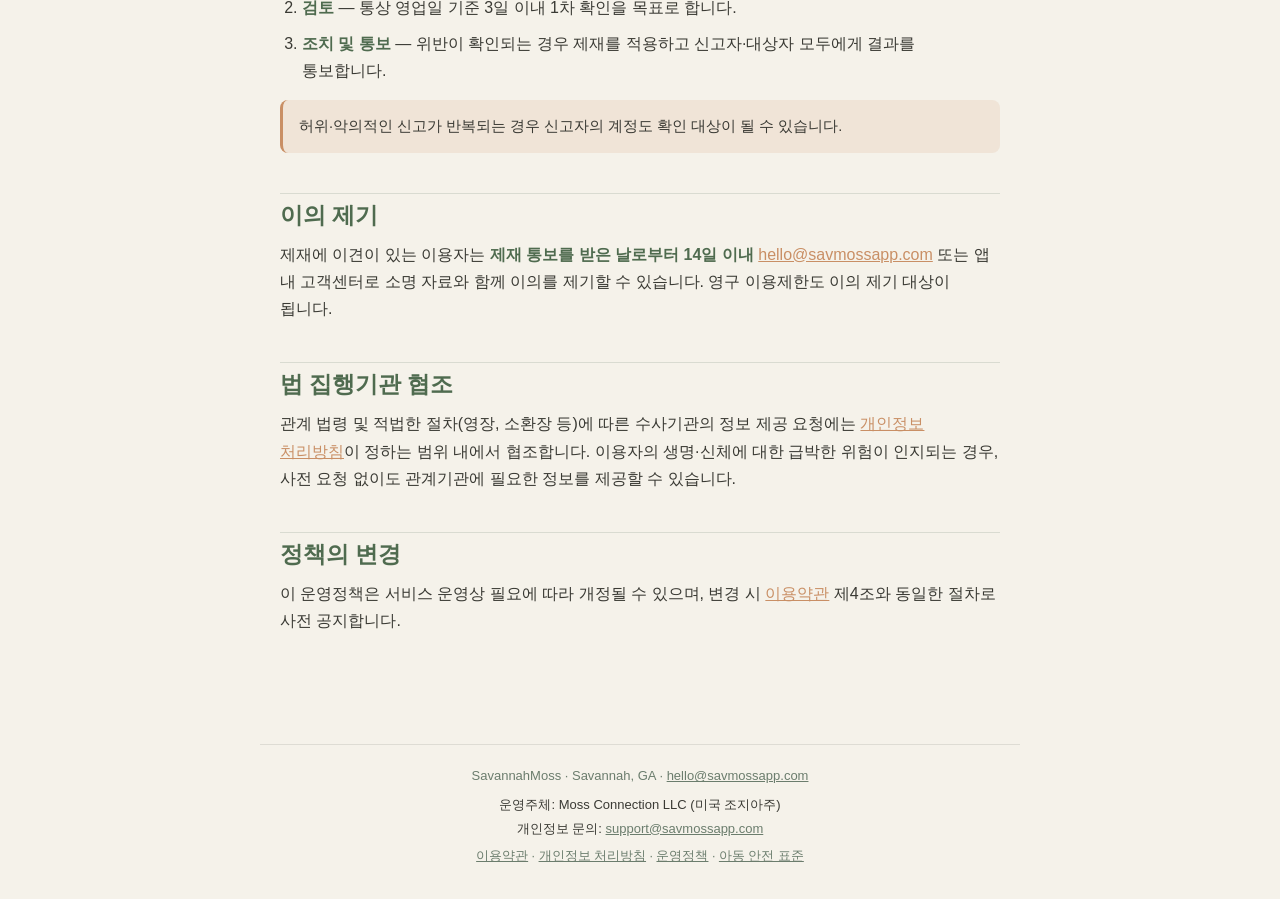
<file: operation-policy.html>
<!DOCTYPE html>
<html lang="ko">
<head>
  <meta charset="UTF-8" />
  <!-- 보안: 정적 호스팅에서 meta 로 실제 동작하는 항목만(X-Frame-Options/nosniff/HSTS/frame-ancestors 는 무시됨 → 엣지 헤더 필요). -->
  <meta http-equiv="Content-Security-Policy" content="default-src 'self'; style-src 'self' 'unsafe-inline' https://fonts.googleapis.com; font-src https://fonts.gstatic.com; img-src 'self' data:; script-src 'self'; base-uri 'self'; form-action 'self'; frame-ancestors 'none'" />
  <meta name="referrer" content="no-referrer" />
  <meta name="viewport" content="width=device-width, initial-scale=1.0" />
  <title>운영정책 — SavannahMoss</title>
  <meta name="description" content="SavannahMoss 운영정책. 제재의 종류·기준, 신고 처리 절차, 이의 제기 방법을 안내합니다." />
  <link rel="preconnect" href="https://fonts.googleapis.com" />
  <link rel="preconnect" href="https://fonts.gstatic.com" crossorigin />
  <link href="https://fonts.googleapis.com/css2?family=Playfair+Display:wght@600;700&amp;family=Noto+Sans+KR:wght@400;500;700&amp;display=swap" rel="stylesheet" />
  <link rel="stylesheet" href="./style.css?v=1cf8817903cb" />
</head>
<body>
  <header class="site-header">
    <div class="wrap">
      <a class="site-title" href="./index.html">Savannah<span class="accent">Moss</span></a>
      <nav class="site-nav" aria-label="주요 페이지">
        <a href="./index.html">소개</a>
        <a href="./moss-length.html">Moss Length</a>
        <a href="./community-policy.html">커뮤니티 운영방안</a>
        <a href="./market-policy.html">중고거래 운영방안</a>
        <a href="./faq.html">FAQ</a>
      </nav>
    </div>
  </header>

  <div class="wrap">
    <main>
      <h1>운영정책</h1>
      <p class="version-badge">📄 v1.0(신규) · 2026-07-06부터 시행 중</p>

      <p class="lede">
        이 운영정책은 이용약관·커뮤니티 가이드라인·중고거래 정책을 위반하는 행위에 대해
        SavannahMoss가 취하는 제재의 종류·기준·절차를 정합니다. The Square, Market, Vines,
        동네업체, 모임 등 서비스 전 영역에 적용됩니다.
      </p>
      <p class="subtitle">운영주체: Moss Connection LLC (미국 조지아주) · 문의: <a href="mailto:hello@savmossapp.com">hello@savmossapp.com</a></p>

      <h2>제재의 종류</h2>
      <table class="policy-table">
        <tbody>
          <tr><td><strong>경고</strong></td><td>위반 사실을 안내하고 재발 방지를 요청합니다.</td></tr>
          <tr><td><strong>콘텐츠 비공개·삭제</strong></td><td>위반 게시물·댓글·상품·모임을 비공개 처리하거나 삭제합니다.</td></tr>
          <tr><td><strong>강제 로그아웃</strong></td><td>진행 중인 세션을 종료합니다.</td></tr>
          <tr><td><strong>일시 이용제한</strong></td><td>최소 3일에서 최대 30일간 이용을 제한합니다.</td></tr>
          <tr><td><strong>영구 이용제한</strong></td><td>계정을 영구 정지하며 재가입을 제한합니다.</td></tr>
          <tr><td><strong>관계기관 연계</strong></td><td>범죄 혐의가 있는 경우 수사기관 등에 협조합니다.</td></tr>
        </tbody>
      </table>
      <p>여러 제재는 사안에 따라 함께 적용될 수 있습니다.</p>

      <h2>위반 행위와 제재 기준</h2>
      <p>실제 조치는 위반의 경위·고의성·반복성·피해 규모에 따라 달라질 수 있습니다.</p>

      <h3>경미한 위반 — 경고, 반복 시 3~7일 이용제한</h3>
      <ul>
        <li>도배·스팸성 게시, 카테고리 위반, 매너 없는 소통</li>
        <li>사소한 정보 부정확(단순 착오로 판단되는 경우)</li>
      </ul>

      <h3>중한 위반 — 즉시 7~30일 이용제한(반복 시 영구)</h3>
      <ul>
        <li>허위 매물, 설명과 다른 상품의 반복 게시</li>
        <li>대화를 앱 외부로 유도(외부 메신저·링크 유도)</li>
        <li>구인·주거 게시판의 차별적 표현</li>
        <li>금지 품목 게시, 반복적인 신고 누적</li>
        <li>제재 회피 목적의 다중 계정, 자동화 도구(봇·크롤러) 사용</li>
      </ul>

      <h3>심각한 위반 — 사전 경고 없이 즉시 영구 이용제한</h3>
      <ul>
        <li>사기, 금전 편취가 확인된 경우</li>
        <li>가품(위조품) 판매(3회 누적 시 영구 정지, 조직적·악의적 판매는 1회 적발로도 즉시 정지)</li>
        <li>폭력·협박, 혐오·차별 표현의 반복·중대한 게시</li>
        <li>미성년자 대상 범죄 등 형사 범죄에 해당하는 행위</li>
      </ul>

      <h2>신고 처리 절차</h2>
      <ol>
        <li><strong>신고 접수</strong> — 게시글·댓글·상품·프로필·채팅의 ⋯ 메뉴에서 사유와 함께 접수합니다. 신고자의 신원은 공개되지 않습니다.</li>
        <li><strong>검토</strong> — 통상 영업일 기준 3일 이내 1차 확인을 목표로 합니다.</li>
        <li><strong>조치 및 통보</strong> — 위반이 확인되는 경우 제재를 적용하고 신고자·대상자 모두에게 결과를 통보합니다.</li>
      </ol>
      <div class="callout clay">
        허위·악의적인 신고가 반복되는 경우 신고자의 계정도 확인 대상이 될 수 있습니다.
      </div>

      <h2>이의 제기</h2>
      <p>
        제재에 이견이 있는 이용자는 <strong>제재 통보를 받은 날로부터 14일 이내</strong>
        <a href="mailto:hello@savmossapp.com">hello@savmossapp.com</a> 또는 앱 내 고객센터로 소명
        자료와 함께 이의를 제기할 수 있습니다. 영구 이용제한도 이의 제기 대상이 됩니다.
      </p>

      <h2>법 집행기관 협조</h2>
      <p>
        관계 법령 및 적법한 절차(영장, 소환장 등)에 따른 수사기관의 정보 제공 요청에는
        <a href="./privacy-policy.html">개인정보 처리방침</a>이 정하는 범위 내에서 협조합니다.
        이용자의 생명·신체에 대한 급박한 위험이 인지되는 경우, 사전 요청 없이도 관계기관에
        필요한 정보를 제공할 수 있습니다.
      </p>

      <h2>정책의 변경</h2>
      <p>이 운영정책은 서비스 운영상 필요에 따라 개정될 수 있으며, 변경 시 <a href="./terms-of-service.html">이용약관</a> 제4조와 동일한 절차로 사전 공지합니다.</p>
    </main>
  </div>

  <footer class="site-footer">
    <div>SavannahMoss · Savannah, GA · <a href="mailto:hello@savmossapp.com">hello@savmossapp.com</a></div>
    <div class="operator-info">
      <span>운영주체: Moss Connection LLC (미국 조지아주)</span>
      <span>개인정보 문의: <a href="mailto:support@savmossapp.com">support@savmossapp.com</a></span>
    </div>
    <div class="footer-legal"><a href="./terms-of-service.html">이용약관</a> · <a href="./privacy-policy.html">개인정보 처리방침</a> · <a href="./operation-policy.html">운영정책</a> · <a href="./child-safety.html">아동 안전 표준</a></div>
  </footer>
</body>
</html>
</file>
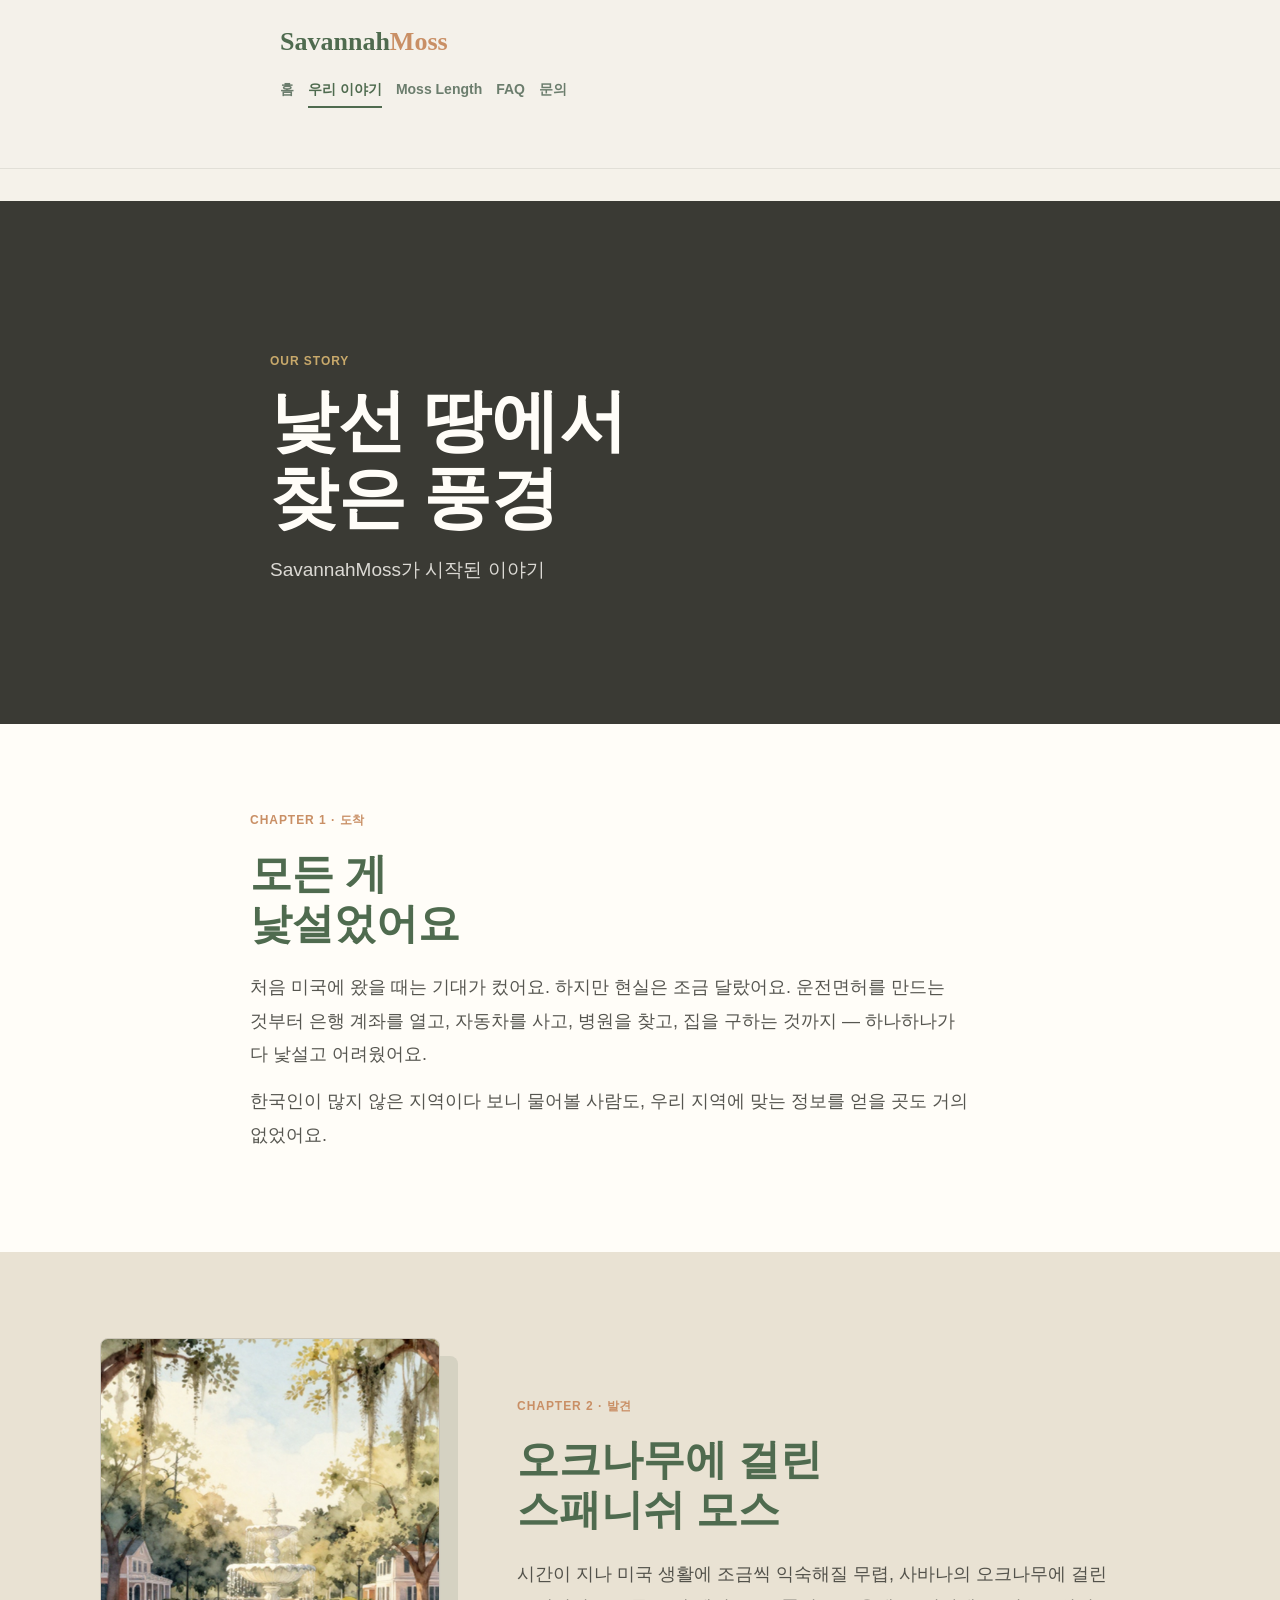
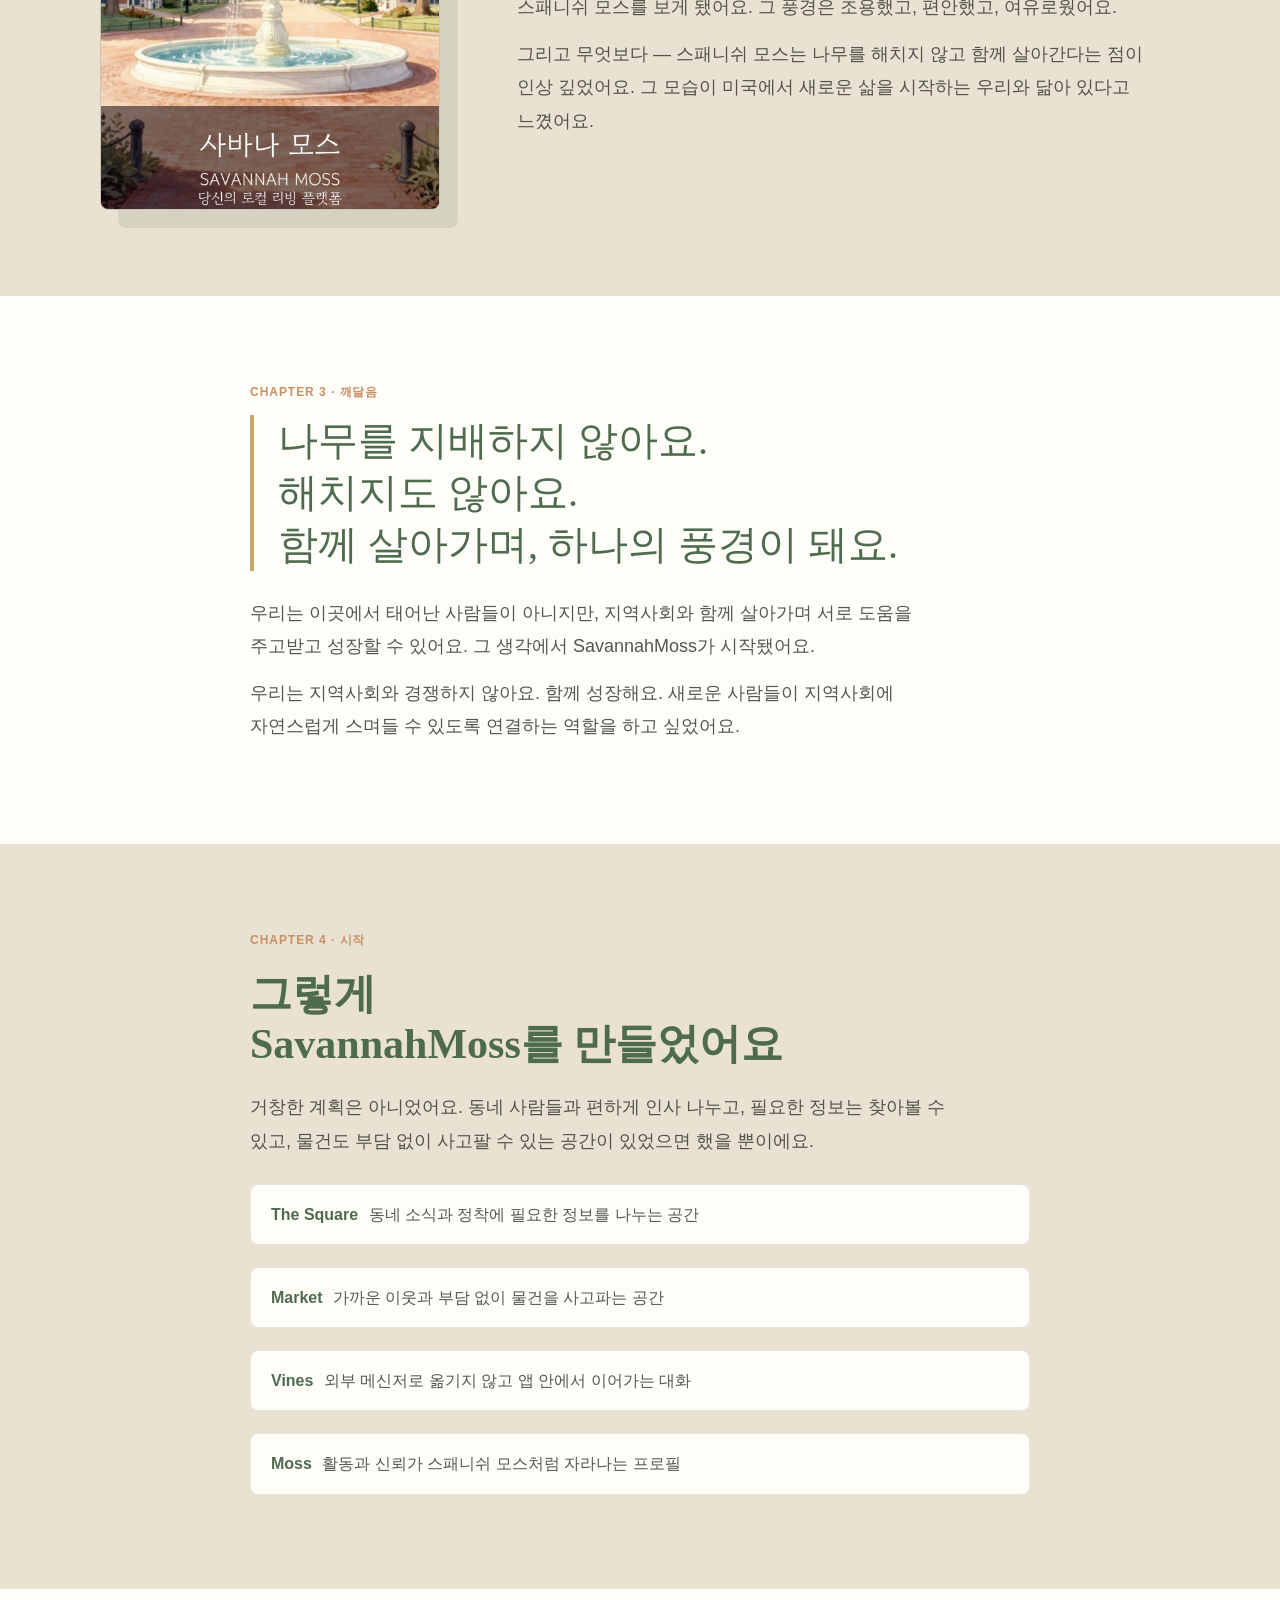
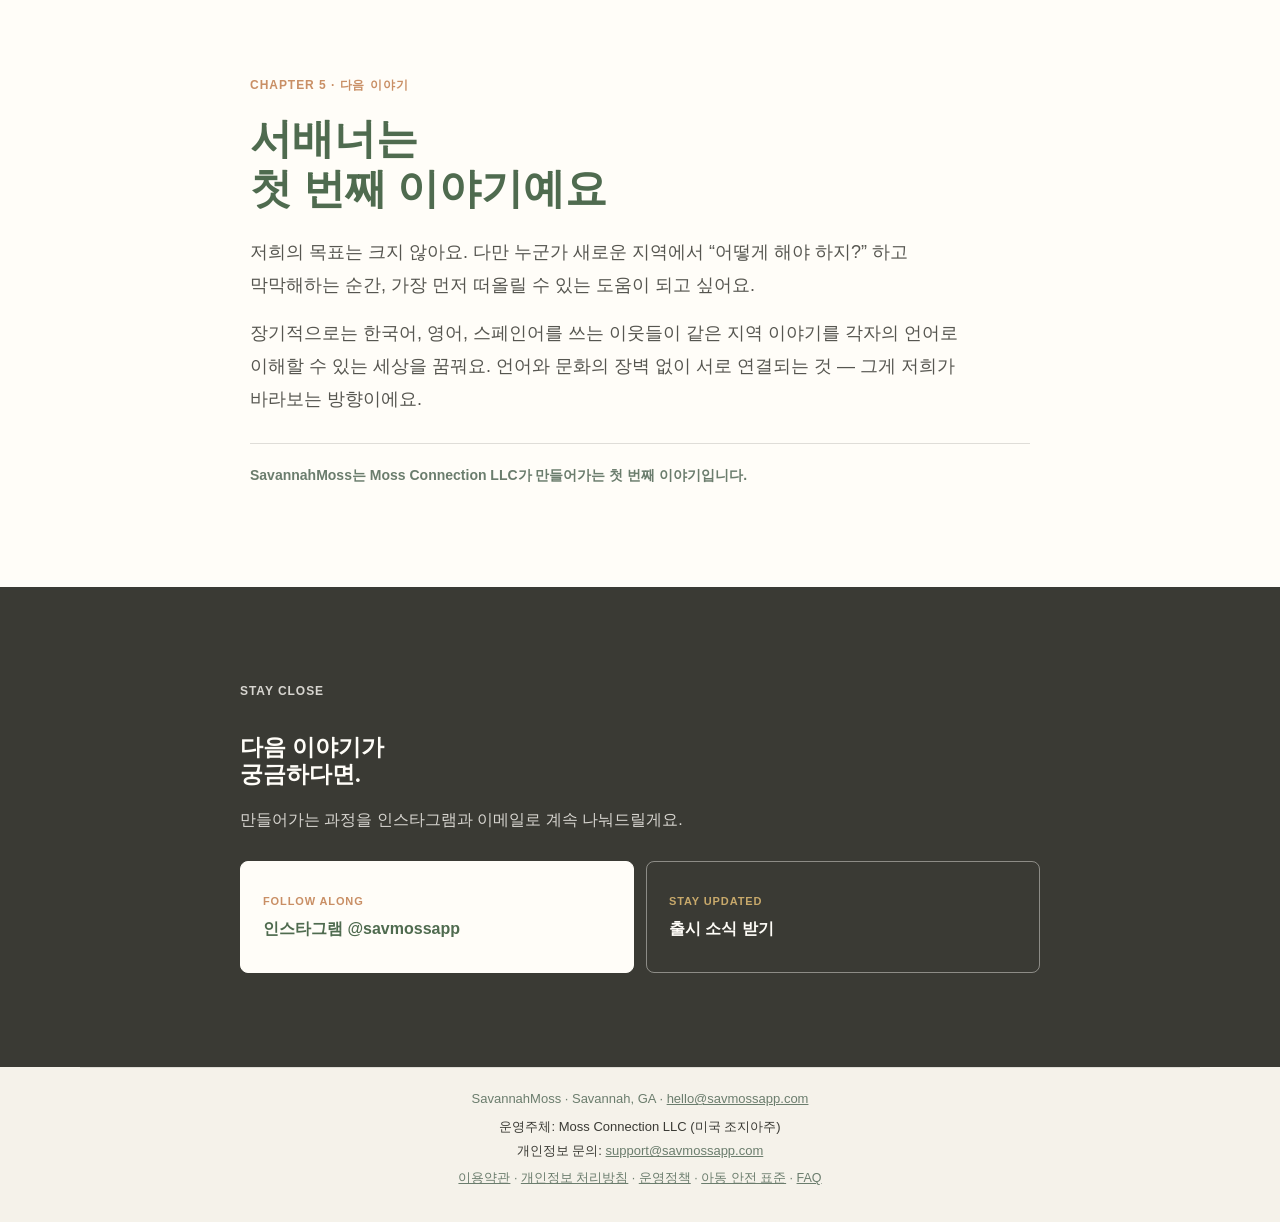
<file: our-story.html>
<!DOCTYPE html>
<html lang="ko">
<head>
  <meta charset="UTF-8" />
  <!-- 보안: 정적 호스팅에서 meta 로 실제 동작하는 항목만(X-Frame-Options/nosniff/HSTS/frame-ancestors 는 무시됨 → 엣지 헤더 필요). -->
  <meta http-equiv="Content-Security-Policy" content="default-src 'self'; style-src 'self' 'unsafe-inline' https://fonts.googleapis.com; font-src https://fonts.gstatic.com; img-src 'self' data:; script-src 'self'; base-uri 'self'; form-action 'self'; frame-ancestors 'none'" />
  <meta name="referrer" content="no-referrer" />
  <meta name="viewport" content="width=device-width, initial-scale=1.0" />
  <title>우리 이야기 — SavannahMoss</title>
  <meta name="description" content="낯선 땅에서 오크나무에 걸린 스패니쉬 모스를 만나, SavannahMoss를 만들기까지의 이야기." />
  <link rel="canonical" href="https://savmossapp.com/our-story.html" />
  <meta property="og:title" content="우리 이야기 — SavannahMoss" />
  <meta property="og:description" content="낯선 땅에서 오크나무에 걸린 스패니쉬 모스를 만나, SavannahMoss를 만들기까지의 이야기." />
  <meta property="og:url" content="https://savmossapp.com/our-story.html" />
  <meta property="og:type" content="article" />
  <link rel="preconnect" href="https://fonts.googleapis.com" />
  <link rel="preconnect" href="https://fonts.gstatic.com" crossorigin />
  <link href="https://fonts.googleapis.com/css2?family=Playfair+Display:wght@600;700&amp;family=Noto+Sans+KR:wght@400;500;700&amp;display=swap" rel="stylesheet" />
  <link rel="icon" type="image/png" sizes="128x128" href="./favicon-tree.png?v=1cf8817903cb" />
  <link rel="shortcut icon" href="./favicon-tree.png?v=1cf8817903cb" />
  <link rel="apple-touch-icon" href="./favicon-tree.png?v=1cf8817903cb" />
  <link rel="stylesheet" href="./style.css?v=1cf8817903cb" />
</head>
<body class="story-page">
  <header class="site-header">
    <div class="wrap">
      <a class="site-title" href="./index.html">Savannah<span class="accent">Moss</span></a>
      <nav class="site-nav" aria-label="주요 페이지">
        <a href="./index.html">홈</a>
        <a href="./our-story.html" aria-current="page">우리 이야기</a>
        <a href="./moss-length.html">Moss Length</a>
        <a href="./faq.html">FAQ</a>
        <a href="./index.html#contact">문의</a>
      </nav>
    </div>
  </header>

  <main>
    <section class="story-hero">
      <div class="wide-wrap story-hero-inner">
        <p class="section-kicker">Our Story</p>
        <h1>낯선 땅에서<br />찾은 풍경</h1>
        <p class="story-hero-lede">SavannahMoss가 시작된 이야기</p>
      </div>
    </section>

    <section class="story-act">
      <div class="wide-wrap">
        <p class="section-kicker">Chapter 1 · 도착</p>
        <h2>모든 게<br />낯설었어요</h2>
        <p class="story-body">
          처음 미국에 왔을 때는 기대가 컸어요. 하지만 현실은 조금 달랐어요.
          운전면허를 만드는 것부터 은행 계좌를 열고, 자동차를 사고, 병원을 찾고,
          집을 구하는 것까지 — 하나하나가 다 낯설고 어려웠어요.
        </p>
        <p class="story-body">
          한국인이 많지 않은 지역이다 보니 물어볼 사람도, 우리 지역에 맞는 정보를
          얻을 곳도 거의 없었어요.
        </p>
      </div>
    </section>

    <section class="story-act alt">
      <div class="wide-wrap story-act-grid">
        <figure class="story-poster">
          <img src="./intro-bg.jpg" alt="스패니쉬 모스가 드리운 서배너의 오크나무" />
        </figure>
        <div>
          <p class="section-kicker">Chapter 2 · 발견</p>
          <h2>오크나무에 걸린<br />스패니쉬 모스</h2>
          <p class="story-body">
            시간이 지나 미국 생활에 조금씩 익숙해질 무렵, 사바나의 오크나무에 걸린
            스패니쉬 모스를 보게 됐어요. 그 풍경은 조용했고, 편안했고, 여유로웠어요.
          </p>
          <p class="story-body">
            그리고 무엇보다 — 스패니쉬 모스는 나무를 해치지 않고 함께 살아간다는
            점이 인상 깊었어요. 그 모습이 미국에서 새로운 삶을 시작하는 우리와
            닮아 있다고 느꼈어요.
          </p>
        </div>
      </div>
    </section>

    <section class="story-act">
      <div class="wide-wrap">
        <p class="section-kicker">Chapter 3 · 깨달음</p>
        <blockquote class="story-quote">
          나무를 지배하지 않아요.<br />
          해치지도 않아요.<br />
          함께 살아가며, 하나의 풍경이 돼요.
        </blockquote>
        <p class="story-body">
          우리는 이곳에서 태어난 사람들이 아니지만, 지역사회와 함께 살아가며
          서로 도움을 주고받고 성장할 수 있어요. 그 생각에서 SavannahMoss가
          시작됐어요.
        </p>
        <p class="story-body">
          우리는 지역사회와 경쟁하지 않아요. 함께 성장해요. 새로운 사람들이
          지역사회에 자연스럽게 스며들 수 있도록 연결하는 역할을 하고 싶었어요.
        </p>
      </div>
    </section>

    <section class="story-act alt">
      <div class="wide-wrap">
        <p class="section-kicker">Chapter 4 · 시작</p>
        <h2>그렇게<br />SavannahMoss를 만들었어요</h2>
        <p class="story-body">
          거창한 계획은 아니었어요. 동네 사람들과 편하게 인사 나누고, 필요한 정보는
          찾아볼 수 있고, 물건도 부담 없이 사고팔 수 있는 공간이 있었으면 했을
          뿐이에요.
        </p>
        <ul class="story-feature-list">
          <li><strong>The Square</strong> 동네 소식과 정착에 필요한 정보를 나누는 공간</li>
          <li><strong>Market</strong> 가까운 이웃과 부담 없이 물건을 사고파는 공간</li>
          <li><strong>Vines</strong> 외부 메신저로 옮기지 않고 앱 안에서 이어가는 대화</li>
          <li><strong>Moss</strong> 활동과 신뢰가 스패니쉬 모스처럼 자라나는 프로필</li>
        </ul>
      </div>
    </section>

    <section class="story-act">
      <div class="wide-wrap">
        <p class="section-kicker">Chapter 5 · 다음 이야기</p>
        <h2>서배너는<br />첫 번째 이야기예요</h2>
        <p class="story-body">
          저희의 목표는 크지 않아요. 다만 누군가 새로운 지역에서 &ldquo;어떻게 해야
          하지?&rdquo; 하고 막막해하는 순간, 가장 먼저 떠올릴 수 있는 도움이 되고
          싶어요.
        </p>
        <p class="story-body">
          장기적으로는 한국어, 영어, 스페인어를 쓰는 이웃들이 같은 지역 이야기를
          각자의 언어로 이해할 수 있는 세상을 꿈꿔요. 언어와 문화의 장벽 없이
          서로 연결되는 것 — 그게 저희가 바라보는 방향이에요.
        </p>
        <p class="story-signoff">SavannahMoss는 Moss Connection LLC가 만들어가는 첫 번째 이야기입니다.</p>
      </div>
    </section>

    <section class="contact-band" id="contact">
      <div class="wide-wrap final-cta">
        <p class="section-kicker">Stay close</p>
        <h2>다음 이야기가<br />궁금하다면.</h2>
        <p>만들어가는 과정을 인스타그램과 이메일로 계속 나눠드릴게요.</p>
        <div class="contact-actions" aria-label="다음 이동">
          <a class="contact-action primary" href="https://instagram.com/savmossapp" target="_blank" rel="noopener">
            <span>Follow along</span>
            <strong>인스타그램 @savmossapp</strong>
          </a>
          <a class="contact-action secondary" href="./index.html#contact">
            <span>Stay updated</span>
            <strong>출시 소식 받기</strong>
          </a>
        </div>
      </div>
    </section>
  </main>

  <footer class="site-footer wide-footer">
    <div>SavannahMoss · Savannah, GA · <a href="mailto:hello@savmossapp.com">hello@savmossapp.com</a></div>
    <div class="operator-info">
      <span>운영주체: Moss Connection LLC (미국 조지아주)</span>
      <span>개인정보 문의: <a href="mailto:support@savmossapp.com">support@savmossapp.com</a></span>
    </div>
    <div class="footer-legal">
      <a href="./terms-of-service.html">이용약관</a> ·
      <a href="./privacy-policy.html">개인정보 처리방침</a> ·
      <a href="./operation-policy.html">운영정책</a> ·
      <a href="./child-safety.html">아동 안전 표준</a> ·
      <a href="./index.html#faq">FAQ</a>
    </div>
  </footer>
</body>
</html>
</file>
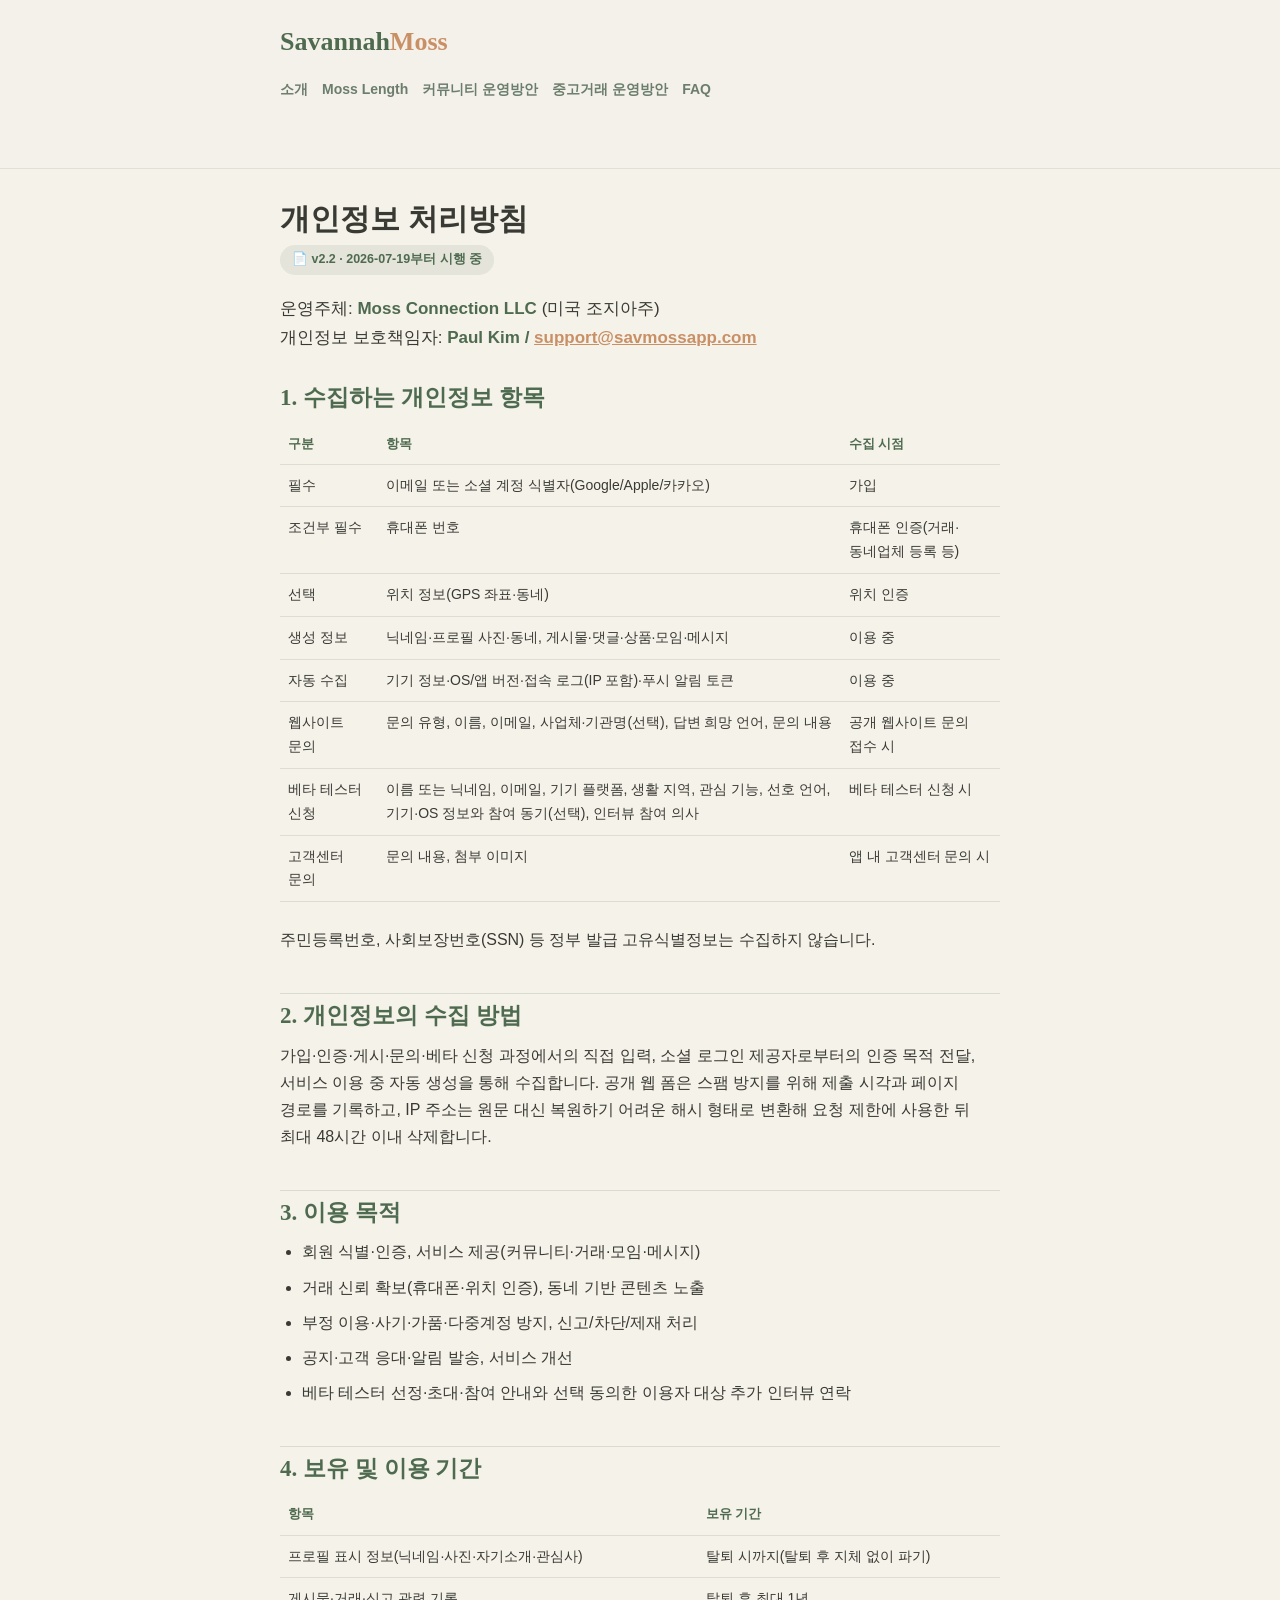
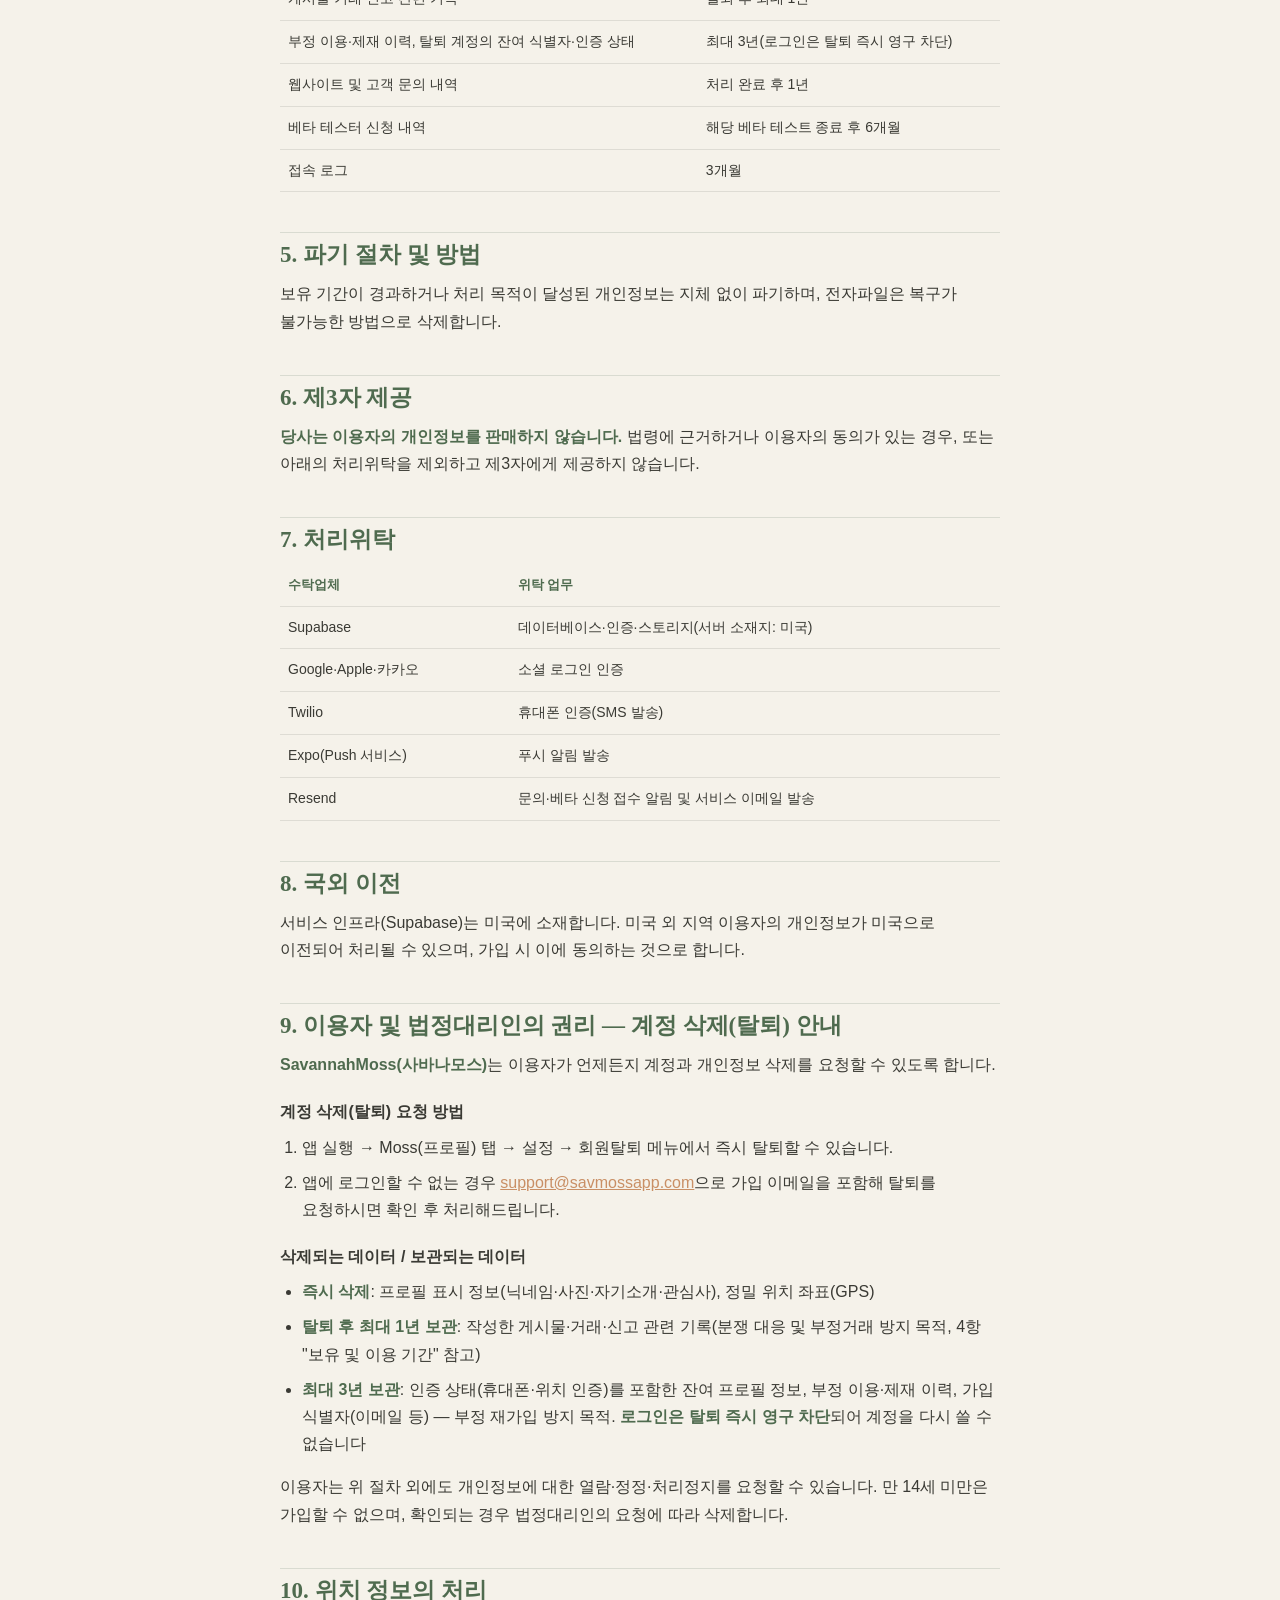
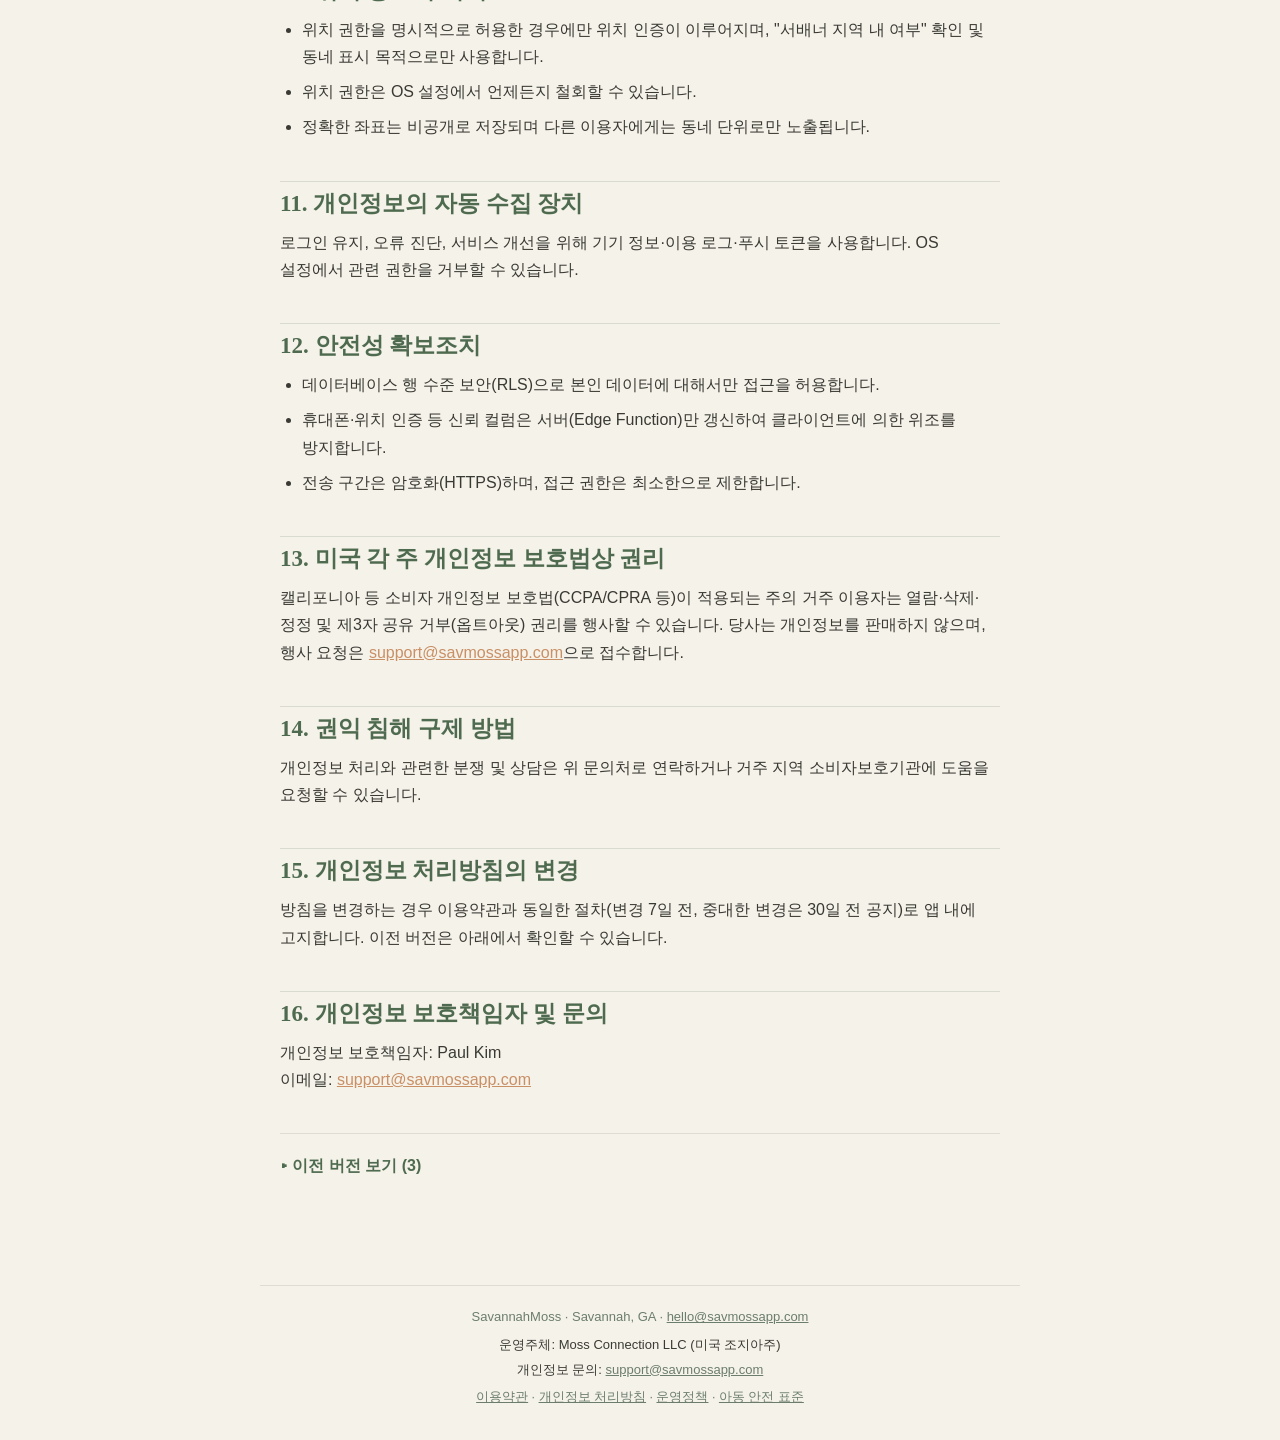
<file: privacy-policy.html>
<!DOCTYPE html>
<html lang="ko">
<head>
  <meta charset="UTF-8" />
  <!-- 보안: 정적 호스팅에서 meta 로 실제 동작하는 항목만(X-Frame-Options/nosniff/HSTS/frame-ancestors 는 무시됨 → 엣지 헤더 필요). -->
  <meta http-equiv="Content-Security-Policy" content="default-src 'self'; style-src 'self' 'unsafe-inline' https://fonts.googleapis.com; font-src https://fonts.gstatic.com; img-src 'self' data:; script-src 'self'; base-uri 'self'; form-action 'self'; frame-ancestors 'none'" />
  <meta name="referrer" content="no-referrer" />
  <meta name="viewport" content="width=device-width, initial-scale=1.0" />
  <title>개인정보 처리방침 — SavannahMoss</title>
  <meta name="description" content="SavannahMoss 개인정보 처리방침. 수집 항목, 보유기간, 처리위탁, 국외이전, 이용자 권리, 위치정보 처리를 안내합니다." />
  <link rel="preconnect" href="https://fonts.googleapis.com" />
  <link rel="preconnect" href="https://fonts.gstatic.com" crossorigin />
  <link href="https://fonts.googleapis.com/css2?family=Playfair+Display:wght@600;700&amp;family=Noto+Sans+KR:wght@400;500;700&amp;display=swap" rel="stylesheet" />
  <link rel="stylesheet" href="./style.css?v=1cf8817903cb" />
</head>
<body>
  <header class="site-header">
    <div class="wrap">
      <a class="site-title" href="./index.html">Savannah<span class="accent">Moss</span></a>
      <nav class="site-nav" aria-label="주요 페이지">
        <a href="./index.html">소개</a>
        <a href="./moss-length.html">Moss Length</a>
        <a href="./community-policy.html">커뮤니티 운영방안</a>
        <a href="./market-policy.html">중고거래 운영방안</a>
        <a href="./faq.html">FAQ</a>
      </nav>
    </div>
  </header>

  <div class="wrap">
    <main>
      <h1>개인정보 처리방침</h1>
      <p class="version-badge">📄 v2.2 · 2026-07-19부터 시행 중</p>

      <p class="lede">
        운영주체: <strong>Moss Connection LLC</strong> (미국 조지아주)<br />
        개인정보 보호책임자: <strong>Paul Kim / <a href="mailto:support@savmossapp.com">support@savmossapp.com</a></strong>
      </p>

      <h2>1. 수집하는 개인정보 항목</h2>
      <table class="policy-table">
        <thead>
          <tr><th>구분</th><th>항목</th><th>수집 시점</th></tr>
        </thead>
        <tbody>
          <tr><td>필수</td><td>이메일 또는 소셜 계정 식별자(Google/Apple/카카오)</td><td>가입</td></tr>
          <tr><td>조건부 필수</td><td>휴대폰 번호</td><td>휴대폰 인증(거래·동네업체 등록 등)</td></tr>
          <tr><td>선택</td><td>위치 정보(GPS 좌표·동네)</td><td>위치 인증</td></tr>
          <tr><td>생성 정보</td><td>닉네임·프로필 사진·동네, 게시물·댓글·상품·모임·메시지</td><td>이용 중</td></tr>
          <tr><td>자동 수집</td><td>기기 정보·OS/앱 버전·접속 로그(IP 포함)·푸시 알림 토큰</td><td>이용 중</td></tr>
          <tr><td>웹사이트 문의</td><td>문의 유형, 이름, 이메일, 사업체·기관명(선택), 답변 희망 언어, 문의 내용</td><td>공개 웹사이트 문의 접수 시</td></tr>
          <tr><td>베타 테스터 신청</td><td>이름 또는 닉네임, 이메일, 기기 플랫폼, 생활 지역, 관심 기능, 선호 언어, 기기·OS 정보와 참여 동기(선택), 인터뷰 참여 의사</td><td>베타 테스터 신청 시</td></tr>
          <tr><td>고객센터 문의</td><td>문의 내용, 첨부 이미지</td><td>앱 내 고객센터 문의 시</td></tr>
        </tbody>
      </table>
      <p>주민등록번호, 사회보장번호(SSN) 등 정부 발급 고유식별정보는 수집하지 않습니다.</p>

      <h2>2. 개인정보의 수집 방법</h2>
      <p>가입·인증·게시·문의·베타 신청 과정에서의 직접 입력, 소셜 로그인 제공자로부터의 인증 목적 전달, 서비스 이용 중 자동 생성을 통해 수집합니다. 공개 웹 폼은 스팸 방지를 위해 제출 시각과 페이지 경로를 기록하고, IP 주소는 원문 대신 복원하기 어려운 해시 형태로 변환해 요청 제한에 사용한 뒤 최대 48시간 이내 삭제합니다.</p>

      <h2>3. 이용 목적</h2>
      <ul>
        <li>회원 식별·인증, 서비스 제공(커뮤니티·거래·모임·메시지)</li>
        <li>거래 신뢰 확보(휴대폰·위치 인증), 동네 기반 콘텐츠 노출</li>
        <li>부정 이용·사기·가품·다중계정 방지, 신고/차단/제재 처리</li>
        <li>공지·고객 응대·알림 발송, 서비스 개선</li>
        <li>베타 테스터 선정·초대·참여 안내와 선택 동의한 이용자 대상 추가 인터뷰 연락</li>
      </ul>

      <h2>4. 보유 및 이용 기간</h2>
      <table class="policy-table">
        <thead><tr><th>항목</th><th>보유 기간</th></tr></thead>
        <tbody>
          <tr><td>프로필 표시 정보(닉네임·사진·자기소개·관심사)</td><td>탈퇴 시까지(탈퇴 후 지체 없이 파기)</td></tr>
          <tr><td>게시물·거래·신고 관련 기록</td><td>탈퇴 후 최대 1년</td></tr>
          <tr><td>부정 이용·제재 이력, 탈퇴 계정의 잔여 식별자·인증 상태</td><td>최대 3년(로그인은 탈퇴 즉시 영구 차단)</td></tr>
          <tr><td>웹사이트 및 고객 문의 내역</td><td>처리 완료 후 1년</td></tr>
          <tr><td>베타 테스터 신청 내역</td><td>해당 베타 테스트 종료 후 6개월</td></tr>
          <tr><td>접속 로그</td><td>3개월</td></tr>
        </tbody>
      </table>

      <h2>5. 파기 절차 및 방법</h2>
      <p>보유 기간이 경과하거나 처리 목적이 달성된 개인정보는 지체 없이 파기하며, 전자파일은 복구가 불가능한 방법으로 삭제합니다.</p>

      <h2>6. 제3자 제공</h2>
      <p><strong>당사는 이용자의 개인정보를 판매하지 않습니다.</strong> 법령에 근거하거나 이용자의 동의가 있는 경우, 또는 아래의 처리위탁을 제외하고 제3자에게 제공하지 않습니다.</p>

      <h2>7. 처리위탁</h2>
      <table class="policy-table">
        <thead><tr><th>수탁업체</th><th>위탁 업무</th></tr></thead>
        <tbody>
          <tr><td>Supabase</td><td>데이터베이스·인증·스토리지(서버 소재지: 미국)</td></tr>
          <tr><td>Google·Apple·카카오</td><td>소셜 로그인 인증</td></tr>
          <tr><td>Twilio</td><td>휴대폰 인증(SMS 발송)</td></tr>
          <tr><td>Expo(Push 서비스)</td><td>푸시 알림 발송</td></tr>
          <tr><td>Resend</td><td>문의·베타 신청 접수 알림 및 서비스 이메일 발송</td></tr>
        </tbody>
      </table>

      <h2>8. 국외 이전</h2>
      <p>서비스 인프라(Supabase)는 미국에 소재합니다. 미국 외 지역 이용자의 개인정보가 미국으로 이전되어 처리될 수 있으며, 가입 시 이에 동의하는 것으로 합니다.</p>

      <h2 id="account-deletion">9. 이용자 및 법정대리인의 권리 — 계정 삭제(탈퇴) 안내</h2>
      <p><strong>SavannahMoss(사바나모스)</strong>는 이용자가 언제든지 계정과 개인정보 삭제를 요청할 수 있도록 합니다.</p>

      <h3>계정 삭제(탈퇴) 요청 방법</h3>
      <ol>
        <li>앱 실행 → Moss(프로필) 탭 → 설정 → 회원탈퇴 메뉴에서 즉시 탈퇴할 수 있습니다.</li>
        <li>앱에 로그인할 수 없는 경우 <a href="mailto:support@savmossapp.com">support@savmossapp.com</a>으로 가입 이메일을 포함해 탈퇴를 요청하시면 확인 후 처리해드립니다.</li>
      </ol>

      <h3>삭제되는 데이터 / 보관되는 데이터</h3>
      <ul>
        <li><strong>즉시 삭제</strong>: 프로필 표시 정보(닉네임·사진·자기소개·관심사), 정밀 위치 좌표(GPS)</li>
        <li><strong>탈퇴 후 최대 1년 보관</strong>: 작성한 게시물·거래·신고 관련 기록(분쟁 대응 및 부정거래 방지 목적, 4항 "보유 및 이용 기간" 참고)</li>
        <li><strong>최대 3년 보관</strong>: 인증 상태(휴대폰·위치 인증)를 포함한 잔여 프로필 정보, 부정 이용·제재 이력, 가입 식별자(이메일 등) — 부정 재가입 방지 목적. <strong>로그인은 탈퇴 즉시 영구 차단</strong>되어 계정을 다시 쓸 수 없습니다</li>
      </ul>

      <p>이용자는 위 절차 외에도 개인정보에 대한 열람·정정·처리정지를 요청할 수 있습니다. 만 14세 미만은 가입할 수 없으며, 확인되는 경우 법정대리인의 요청에 따라 삭제합니다.</p>

      <h2>10. 위치 정보의 처리</h2>
      <ul>
        <li>위치 권한을 명시적으로 허용한 경우에만 위치 인증이 이루어지며, "서배너 지역 내 여부" 확인 및 동네 표시 목적으로만 사용합니다.</li>
        <li>위치 권한은 OS 설정에서 언제든지 철회할 수 있습니다.</li>
        <li>정확한 좌표는 비공개로 저장되며 다른 이용자에게는 동네 단위로만 노출됩니다.</li>
      </ul>

      <h2>11. 개인정보의 자동 수집 장치</h2>
      <p>로그인 유지, 오류 진단, 서비스 개선을 위해 기기 정보·이용 로그·푸시 토큰을 사용합니다. OS 설정에서 관련 권한을 거부할 수 있습니다.</p>

      <h2>12. 안전성 확보조치</h2>
      <ul>
        <li>데이터베이스 행 수준 보안(RLS)으로 본인 데이터에 대해서만 접근을 허용합니다.</li>
        <li>휴대폰·위치 인증 등 신뢰 컬럼은 서버(Edge Function)만 갱신하여 클라이언트에 의한 위조를 방지합니다.</li>
        <li>전송 구간은 암호화(HTTPS)하며, 접근 권한은 최소한으로 제한합니다.</li>
      </ul>

      <h2>13. 미국 각 주 개인정보 보호법상 권리</h2>
      <p>
        캘리포니아 등 소비자 개인정보 보호법(CCPA/CPRA 등)이 적용되는 주의 거주 이용자는 열람·삭제·정정
        및 제3자 공유 거부(옵트아웃) 권리를 행사할 수 있습니다. 당사는 개인정보를 판매하지 않으며, 행사
        요청은 <a href="mailto:support@savmossapp.com">support@savmossapp.com</a>으로 접수합니다.
      </p>

      <h2>14. 권익 침해 구제 방법</h2>
      <p>개인정보 처리와 관련한 분쟁 및 상담은 위 문의처로 연락하거나 거주 지역 소비자보호기관에 도움을 요청할 수 있습니다.</p>

      <h2>15. 개인정보 처리방침의 변경</h2>
      <p>방침을 변경하는 경우 이용약관과 동일한 절차(변경 7일 전, 중대한 변경은 30일 전 공지)로 앱 내에 고지합니다. 이전 버전은 아래에서 확인할 수 있습니다.</p>

      <h2>16. 개인정보 보호책임자 및 문의</h2>
      <p>
        개인정보 보호책임자: Paul Kim<br />
        이메일: <a href="mailto:support@savmossapp.com">support@savmossapp.com</a>
      </p>

      <div class="version-history">
        <details>
          <summary>이전 버전 보기 (3)</summary>
          <div class="version-entry">
            <p class="version-entry-title">v2.1</p>
            <p class="version-entry-meta">2026-07-16 ~ 2026-07-18 시행 · 탈퇴 계정 보유기간 명확화</p>
            <p>탈퇴 계정의 잔여 식별자·인증 상태·제재 이력은 부정 재가입 방지 목적으로 최대 3년 보관하고, 프로필 표시 정보는 탈퇴 시 지체 없이 파기하도록 구분했습니다.</p>
          </div>
          <div class="version-entry">
            <p class="version-entry-title">v2.0</p>
            <p class="version-entry-meta">2026-07-06 ~ 2026-07-15 시행 · 당근마켓·OfferUp 참조 전면 개정</p>
            <p>회원 가입·프로필 정보는 탈퇴 시까지 보유하며 탈퇴 후 지체 없이 파기했습니다(가입 계정 자체 포함). 게시물·거래·신고 관련 기록은 탈퇴 후 최대 1년, 부정 이용·제재 이력은 최대 3년 보관했습니다. 처리위탁 업체(Twilio 등)를 명시하고, 미국 주법상 이용자 권리(옵트아웃) 조항과 개인정보 비판매 원칙을 명문화했습니다.</p>
            <p style="margin-bottom: 0"><em>전체 조항 원문은 저장소의 <code>docs/legal/privacy-policy.md</code> 커밋 이력에서 확인할 수 있습니다.</em></p>
          </div>
          <div class="version-entry">
            <p class="version-entry-title">v1.0</p>
            <p class="version-entry-meta">2026-06-26 ~ 2026-07-05 시행 · 최초 초안</p>
            <p>회원 정보는 탈퇴 시까지 보유하며 탈퇴 후 지체 없이 파기했습니다(법령상 보존 의무나 분쟁 대응 필요 시 예외). 인프라는 Supabase(미국)를 이용했고, 소셜 로그인(Google/Apple/카카오)은 인증 목적으로만 사용했습니다. 신뢰 플래그(휴대폰·위치 인증)는 서버만 설정해 클라이언트 위조를 방지했습니다.</p>
            <p style="margin-bottom: 0"><em>전체 조항 원문은 저장소의 <code>docs/legal/privacy-policy.md</code> 커밋 이력에서 확인할 수 있습니다.</em></p>
          </div>
        </details>
      </div>
    </main>
  </div>

  <footer class="site-footer">
    <div>SavannahMoss · Savannah, GA · <a href="mailto:hello@savmossapp.com">hello@savmossapp.com</a></div>
    <div class="operator-info">
      <span>운영주체: Moss Connection LLC (미국 조지아주)</span>
      <span>개인정보 문의: <a href="mailto:support@savmossapp.com">support@savmossapp.com</a></span>
    </div>
    <div class="footer-legal"><a href="./terms-of-service.html">이용약관</a> · <a href="./privacy-policy.html">개인정보 처리방침</a> · <a href="./operation-policy.html">운영정책</a> · <a href="./child-safety.html">아동 안전 표준</a></div>
  </footer>
</body>
</html>
</file>
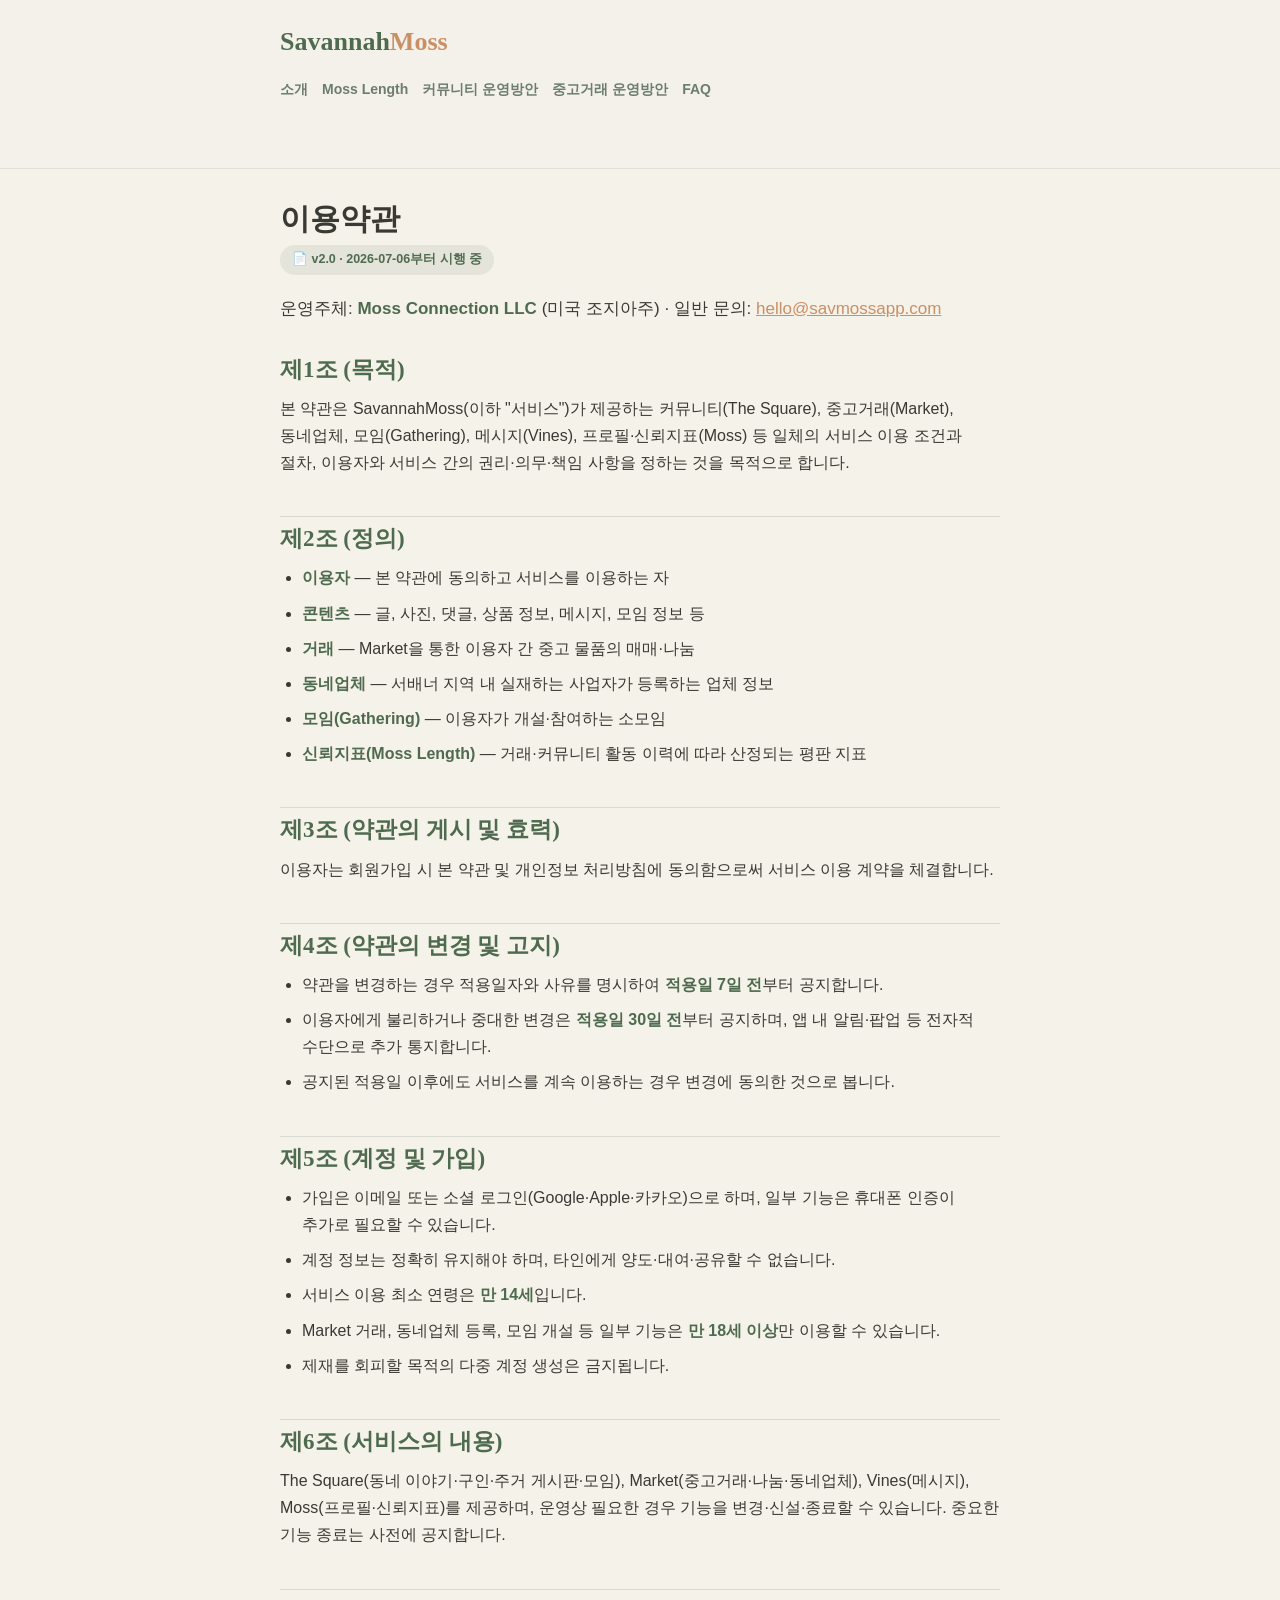
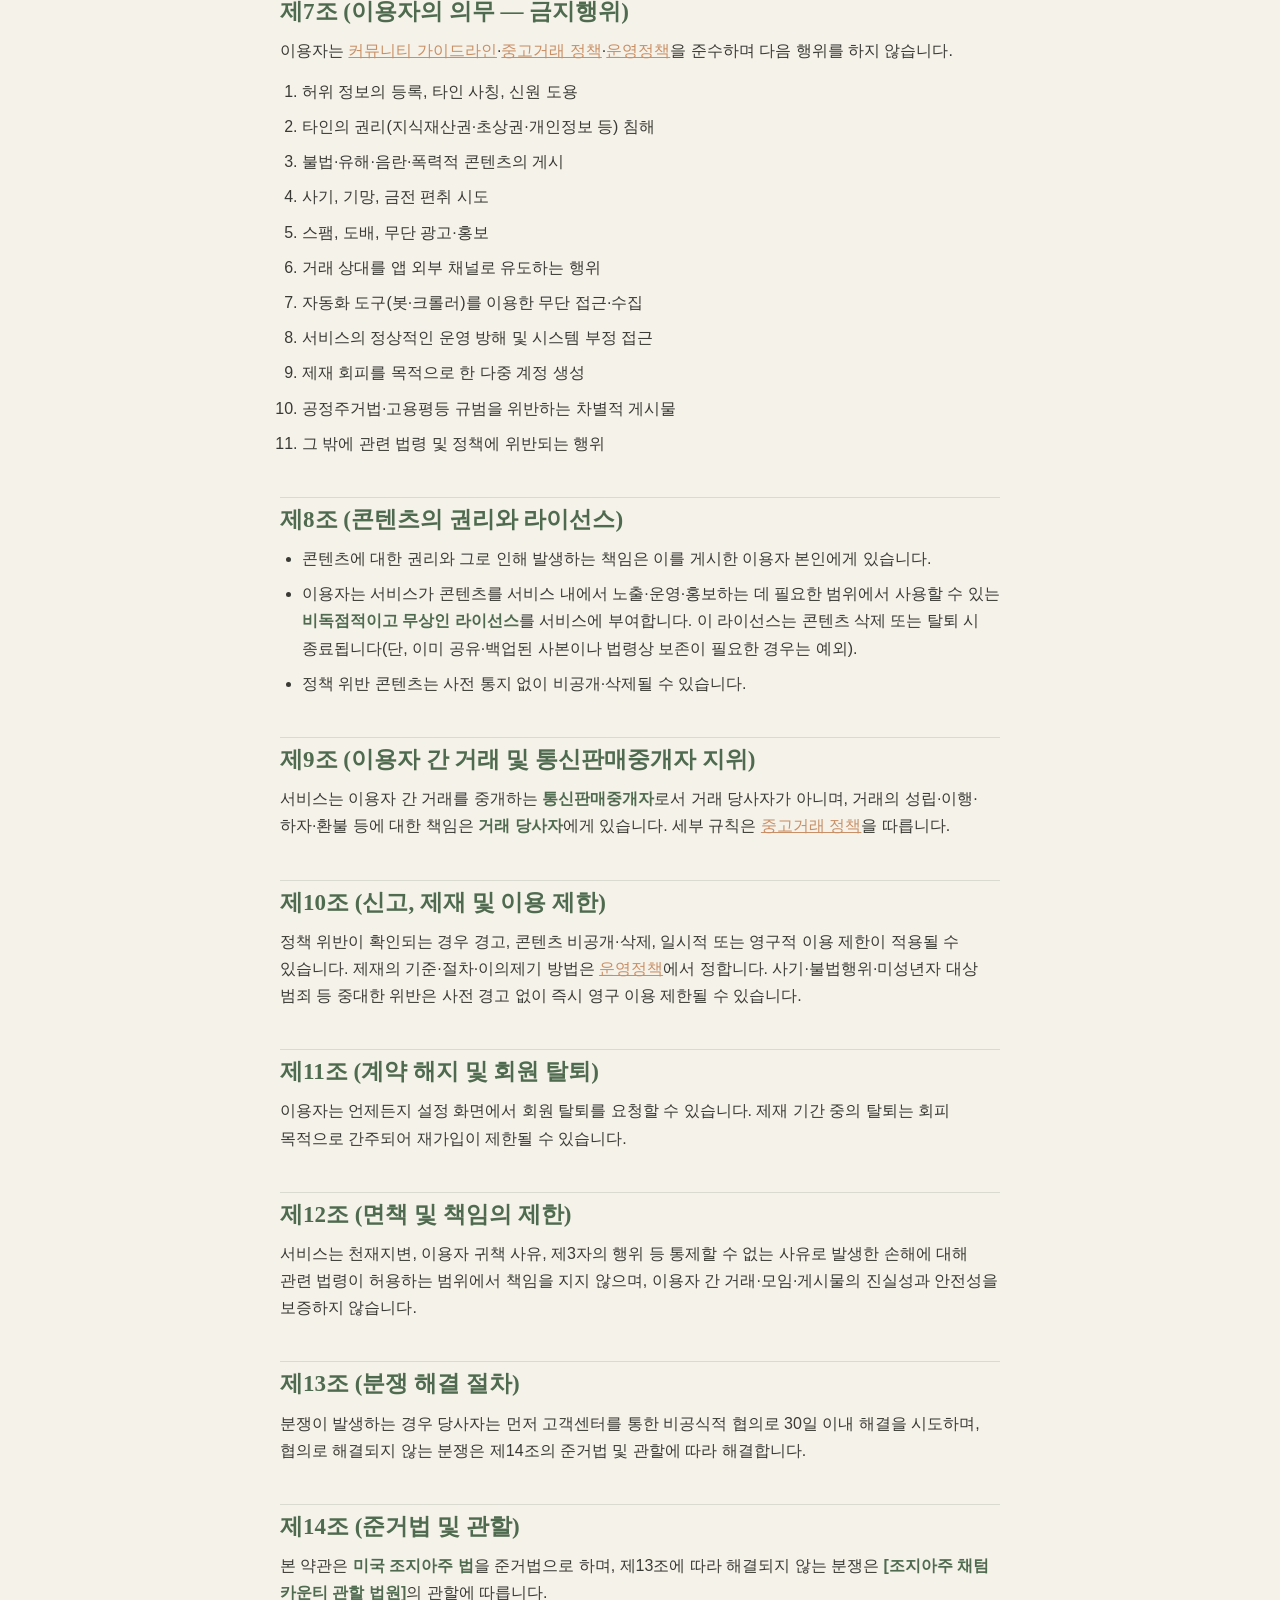
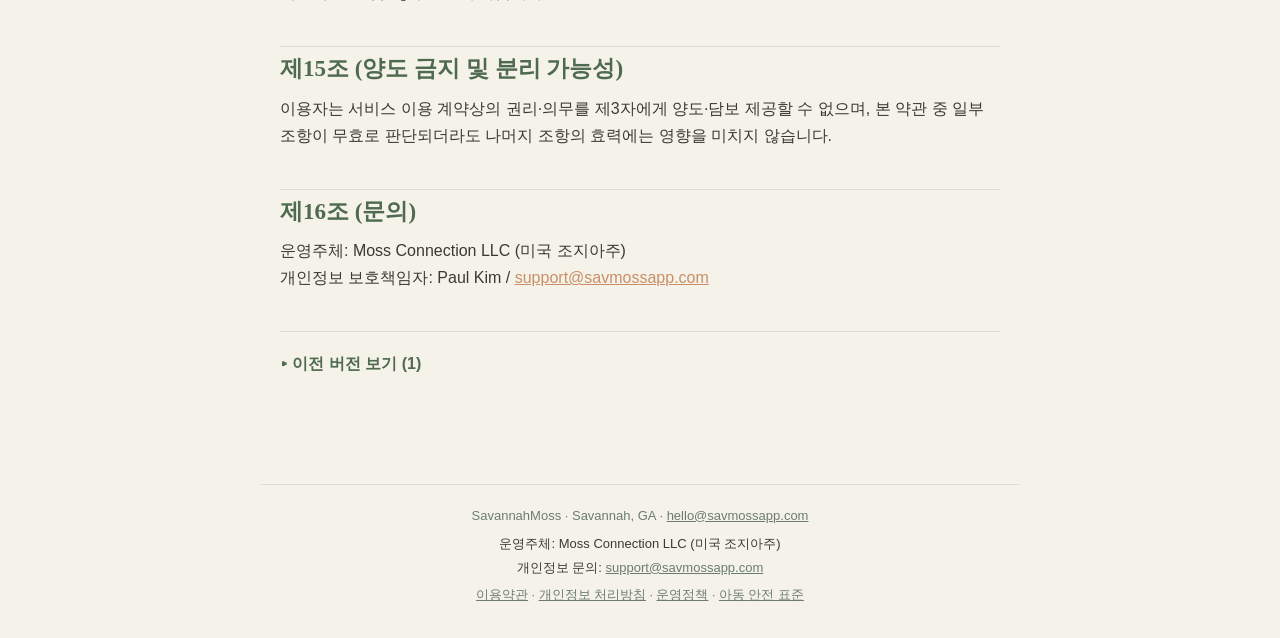
<file: terms-of-service.html>
<!DOCTYPE html>
<html lang="ko">
<head>
  <meta charset="UTF-8" />
  <!-- 보안: 정적 호스팅에서 meta 로 실제 동작하는 항목만(X-Frame-Options/nosniff/HSTS/frame-ancestors 는 무시됨 → 엣지 헤더 필요). -->
  <meta http-equiv="Content-Security-Policy" content="default-src 'self'; style-src 'self' 'unsafe-inline' https://fonts.googleapis.com; font-src https://fonts.gstatic.com; img-src 'self' data:; script-src 'self'; base-uri 'self'; form-action 'self'; frame-ancestors 'none'" />
  <meta name="referrer" content="no-referrer" />
  <meta name="viewport" content="width=device-width, initial-scale=1.0" />
  <title>이용약관 — SavannahMoss</title>
  <meta name="description" content="SavannahMoss 서비스 이용약관. 계정, 서비스 내용, 금지행위, 콘텐츠 라이선스, 통신판매중개자 지위, 분쟁 해결, 준거법을 안내합니다." />
  <link rel="preconnect" href="https://fonts.googleapis.com" />
  <link rel="preconnect" href="https://fonts.gstatic.com" crossorigin />
  <link href="https://fonts.googleapis.com/css2?family=Playfair+Display:wght@600;700&amp;family=Noto+Sans+KR:wght@400;500;700&amp;display=swap" rel="stylesheet" />
  <link rel="stylesheet" href="./style.css?v=1cf8817903cb" />
</head>
<body>
  <header class="site-header">
    <div class="wrap">
      <a class="site-title" href="./index.html">Savannah<span class="accent">Moss</span></a>
      <nav class="site-nav" aria-label="주요 페이지">
        <a href="./index.html">소개</a>
        <a href="./moss-length.html">Moss Length</a>
        <a href="./community-policy.html">커뮤니티 운영방안</a>
        <a href="./market-policy.html">중고거래 운영방안</a>
        <a href="./faq.html">FAQ</a>
      </nav>
    </div>
  </header>

  <div class="wrap">
    <main>
      <h1>이용약관</h1>
      <p class="version-badge">📄 v2.0 · 2026-07-06부터 시행 중</p>

      <p class="lede">
        운영주체: <strong>Moss Connection LLC</strong> (미국 조지아주) · 일반 문의:
        <a href="mailto:hello@savmossapp.com">hello@savmossapp.com</a>
      </p>

      <h2>제1조 (목적)</h2>
      <p>
        본 약관은 SavannahMoss(이하 "서비스")가 제공하는 커뮤니티(The Square), 중고거래(Market),
        동네업체, 모임(Gathering), 메시지(Vines), 프로필·신뢰지표(Moss) 등 일체의 서비스 이용
        조건과 절차, 이용자와 서비스 간의 권리·의무·책임 사항을 정하는 것을 목적으로 합니다.
      </p>

      <h2>제2조 (정의)</h2>
      <ul>
        <li><strong>이용자</strong> — 본 약관에 동의하고 서비스를 이용하는 자</li>
        <li><strong>콘텐츠</strong> — 글, 사진, 댓글, 상품 정보, 메시지, 모임 정보 등</li>
        <li><strong>거래</strong> — Market을 통한 이용자 간 중고 물품의 매매·나눔</li>
        <li><strong>동네업체</strong> — 서배너 지역 내 실재하는 사업자가 등록하는 업체 정보</li>
        <li><strong>모임(Gathering)</strong> — 이용자가 개설·참여하는 소모임</li>
        <li><strong>신뢰지표(Moss Length)</strong> — 거래·커뮤니티 활동 이력에 따라 산정되는 평판 지표</li>
      </ul>

      <h2>제3조 (약관의 게시 및 효력)</h2>
      <p>이용자는 회원가입 시 본 약관 및 개인정보 처리방침에 동의함으로써 서비스 이용 계약을 체결합니다.</p>

      <h2>제4조 (약관의 변경 및 고지)</h2>
      <ul>
        <li>약관을 변경하는 경우 적용일자와 사유를 명시하여 <strong>적용일 7일 전</strong>부터 공지합니다.</li>
        <li>이용자에게 불리하거나 중대한 변경은 <strong>적용일 30일 전</strong>부터 공지하며, 앱 내 알림·팝업 등 전자적 수단으로 추가 통지합니다.</li>
        <li>공지된 적용일 이후에도 서비스를 계속 이용하는 경우 변경에 동의한 것으로 봅니다.</li>
      </ul>

      <h2>제5조 (계정 및 가입)</h2>
      <ul>
        <li>가입은 이메일 또는 소셜 로그인(Google·Apple·카카오)으로 하며, 일부 기능은 휴대폰 인증이 추가로 필요할 수 있습니다.</li>
        <li>계정 정보는 정확히 유지해야 하며, 타인에게 양도·대여·공유할 수 없습니다.</li>
        <li>서비스 이용 최소 연령은 <strong>만 14세</strong>입니다.</li>
        <li>Market 거래, 동네업체 등록, 모임 개설 등 일부 기능은 <strong>만 18세 이상</strong>만 이용할 수 있습니다.</li>
        <li>제재를 회피할 목적의 다중 계정 생성은 금지됩니다.</li>
      </ul>

      <h2>제6조 (서비스의 내용)</h2>
      <p>
        The Square(동네 이야기·구인·주거 게시판·모임), Market(중고거래·나눔·동네업체), Vines(메시지),
        Moss(프로필·신뢰지표)를 제공하며, 운영상 필요한 경우 기능을 변경·신설·종료할 수 있습니다.
        중요한 기능 종료는 사전에 공지합니다.
      </p>

      <h2>제7조 (이용자의 의무 — 금지행위)</h2>
      <p>이용자는 <a href="./community-policy.html">커뮤니티 가이드라인</a>·<a href="./market-policy.html">중고거래 정책</a>·<a href="./operation-policy.html">운영정책</a>을 준수하며 다음 행위를 하지 않습니다.</p>
      <ol>
        <li>허위 정보의 등록, 타인 사칭, 신원 도용</li>
        <li>타인의 권리(지식재산권·초상권·개인정보 등) 침해</li>
        <li>불법·유해·음란·폭력적 콘텐츠의 게시</li>
        <li>사기, 기망, 금전 편취 시도</li>
        <li>스팸, 도배, 무단 광고·홍보</li>
        <li>거래 상대를 앱 외부 채널로 유도하는 행위</li>
        <li>자동화 도구(봇·크롤러)를 이용한 무단 접근·수집</li>
        <li>서비스의 정상적인 운영 방해 및 시스템 부정 접근</li>
        <li>제재 회피를 목적으로 한 다중 계정 생성</li>
        <li>공정주거법·고용평등 규범을 위반하는 차별적 게시물</li>
        <li>그 밖에 관련 법령 및 정책에 위반되는 행위</li>
      </ol>

      <h2>제8조 (콘텐츠의 권리와 라이선스)</h2>
      <ul>
        <li>콘텐츠에 대한 권리와 그로 인해 발생하는 책임은 이를 게시한 이용자 본인에게 있습니다.</li>
        <li>이용자는 서비스가 콘텐츠를 서비스 내에서 노출·운영·홍보하는 데 필요한 범위에서 사용할 수 있는 <strong>비독점적이고 무상인 라이선스</strong>를 서비스에 부여합니다. 이 라이선스는 콘텐츠 삭제 또는 탈퇴 시 종료됩니다(단, 이미 공유·백업된 사본이나 법령상 보존이 필요한 경우는 예외).</li>
        <li>정책 위반 콘텐츠는 사전 통지 없이 비공개·삭제될 수 있습니다.</li>
      </ul>

      <h2>제9조 (이용자 간 거래 및 통신판매중개자 지위)</h2>
      <p>
        서비스는 이용자 간 거래를 중개하는 <strong>통신판매중개자</strong>로서 거래 당사자가
        아니며, 거래의 성립·이행·하자·환불 등에 대한 책임은 <strong>거래 당사자</strong>에게
        있습니다. 세부 규칙은 <a href="./market-policy.html">중고거래 정책</a>을 따릅니다.
      </p>

      <h2>제10조 (신고, 제재 및 이용 제한)</h2>
      <p>
        정책 위반이 확인되는 경우 경고, 콘텐츠 비공개·삭제, 일시적 또는 영구적 이용 제한이 적용될
        수 있습니다. 제재의 기준·절차·이의제기 방법은 <a href="./operation-policy.html">운영정책</a>에서
        정합니다. 사기·불법행위·미성년자 대상 범죄 등 중대한 위반은 사전 경고 없이 즉시 영구
        이용 제한될 수 있습니다.
      </p>

      <h2>제11조 (계약 해지 및 회원 탈퇴)</h2>
      <p>이용자는 언제든지 설정 화면에서 회원 탈퇴를 요청할 수 있습니다. 제재 기간 중의 탈퇴는 회피 목적으로 간주되어 재가입이 제한될 수 있습니다.</p>

      <h2>제12조 (면책 및 책임의 제한)</h2>
      <p>서비스는 천재지변, 이용자 귀책 사유, 제3자의 행위 등 통제할 수 없는 사유로 발생한 손해에 대해 관련 법령이 허용하는 범위에서 책임을 지지 않으며, 이용자 간 거래·모임·게시물의 진실성과 안전성을 보증하지 않습니다.</p>

      <h2>제13조 (분쟁 해결 절차)</h2>
      <p>분쟁이 발생하는 경우 당사자는 먼저 고객센터를 통한 비공식적 협의로 30일 이내 해결을 시도하며, 협의로 해결되지 않는 분쟁은 제14조의 준거법 및 관할에 따라 해결합니다.</p>

      <h2>제14조 (준거법 및 관할)</h2>
      <p>본 약관은 <strong>미국 조지아주 법</strong>을 준거법으로 하며, 제13조에 따라 해결되지 않는 분쟁은 <strong>[조지아주 채텀 카운티 관할 법원]</strong>의 관할에 따릅니다.</p>

      <h2>제15조 (양도 금지 및 분리 가능성)</h2>
      <p>이용자는 서비스 이용 계약상의 권리·의무를 제3자에게 양도·담보 제공할 수 없으며, 본 약관 중 일부 조항이 무효로 판단되더라도 나머지 조항의 효력에는 영향을 미치지 않습니다.</p>

      <h2>제16조 (문의)</h2>
      <p>
        운영주체: Moss Connection LLC (미국 조지아주)<br />
        개인정보 보호책임자: Paul Kim / <a href="mailto:support@savmossapp.com">support@savmossapp.com</a>
      </p>

      <div class="version-history">
        <details>
          <summary>이전 버전 보기 (1)</summary>
          <div class="version-entry">
            <p class="version-entry-title">v1.0</p>
            <p class="version-entry-meta">2026-06-26 ~ 2026-07-05 시행 · 최초 초안 (일반 약관 구조 기반)</p>
            <p>본 약관은 SavannahMoss(이하 "서비스")가 제공하는 커뮤니티·중고거래·동네업체·메시지 등 일체의 서비스 이용 조건과 절차, 이용자와 서비스의 권리·의무를 정합니다. 이용자 간 거래에서 서비스는 통신판매중개자로서 거래 당사자가 아니며, 거래의 성립·이행·하자·환불 등 책임은 거래 당사자에게 있습니다. 약관 변경 시 적용일과 사유를 사전 공지하며, 변경 후 계속 이용하면 동의한 것으로 봅니다. 준거법은 미국 조지아주 법이며, 분쟁은 조지아주 채텀 카운티 관할 법원 또는 중재 절차에 따릅니다.</p>
            <p style="margin-bottom: 0"><em>전체 조항 원문은 저장소의 <code>docs/legal/terms-of-service.md</code> 커밋 이력에서 확인할 수 있습니다.</em></p>
          </div>
        </details>
      </div>
    </main>
  </div>

  <footer class="site-footer">
    <div>SavannahMoss · Savannah, GA · <a href="mailto:hello@savmossapp.com">hello@savmossapp.com</a></div>
    <div class="operator-info">
      <span>운영주체: Moss Connection LLC (미국 조지아주)</span>
      <span>개인정보 문의: <a href="mailto:support@savmossapp.com">support@savmossapp.com</a></span>
    </div>
    <div class="footer-legal"><a href="./terms-of-service.html">이용약관</a> · <a href="./privacy-policy.html">개인정보 처리방침</a> · <a href="./operation-policy.html">운영정책</a> · <a href="./child-safety.html">아동 안전 표준</a></div>
  </footer>
</body>
</html>
</file>
<file: style.css>
/* SavannahMoss 안내 사이트 — 공통 스타일 */

:root {
  --moss-green: #6b7d6d;
  --live-oak: #4f6b4f;
  --southern-mist: #f5f2ea;
  --savannah-clay: #c98f65;
  --golden-moss: #c8a96b;
  --deep-bark: #3a3a34;
  --soft-sage: #dfe7d8;
  --paper: #fffdf8;
  --mist-deep: #e9e2d3;

  --max-width: 760px;
  --wide-width: 1120px;
  --font-title: 'Playfair Display', 'Noto Sans KR', serif;
  --font-body: 'Noto Sans KR', -apple-system, BlinkMacSystemFont, sans-serif;
}

* {
  box-sizing: border-box;
}

html {
  -webkit-text-size-adjust: 100%;
  scroll-behavior: smooth;
}

#features,
#experience,
#beta,
#partners,
#faq,
#policy,
#contact {
  scroll-margin-top: 110px;
}

body {
  margin: 0;
  padding: 0;
  background-color: var(--southern-mist);
  color: var(--deep-bark);
  font-family: var(--font-body);
  line-height: 1.7;
  font-size: 16px;
  word-break: keep-all;
  overflow-wrap: break-word;
}

.wrap,
.wide-wrap {
  margin: 0 auto;
  padding: 0 20px 48px;
}

.wrap {
  max-width: var(--max-width);
}

.wide-wrap {
  max-width: var(--wide-width);
}

/* 헤더 */
header.site-header {
  background-color: rgba(245, 242, 234, 0.94);
  border-bottom: 1px solid rgba(58, 58, 52, 0.1);
  padding: 20px 0 12px;
  margin-bottom: 32px;
}

header.site-header.home-header {
  position: sticky;
  top: 0;
  z-index: 20;
  margin-bottom: 0;
  backdrop-filter: blur(14px);
}

.header-inner {
  display: flex;
  align-items: center;
  justify-content: space-between;
  gap: 20px;
  padding-bottom: 0;
}

.site-title {
  font-family: var(--font-title);
  font-weight: 700;
  font-size: 26px;
  color: var(--live-oak);
  text-decoration: none;
  display: inline-block;
  letter-spacing: 0;
  white-space: nowrap;
}

.brand-lockup {
  display: inline-flex;
  align-items: center;
  gap: 10px;
  color: inherit;
  text-decoration: none;
}

.brand-mark {
  width: 50px;
  height: 50px;
  object-fit: contain;
  border-radius: 50%;
}

.site-title .accent {
  color: var(--savannah-clay);
}

nav.site-nav {
  margin-top: 10px;
  display: flex;
  flex-wrap: wrap;
  gap: 6px 14px;
}

.header-inner nav.site-nav {
  margin-top: 0;
  justify-content: flex-end;
}

nav.site-nav a {
  color: var(--moss-green);
  text-decoration: none;
  font-size: 14px;
  font-weight: 600;
  padding: 4px 0;
  border-bottom: 2px solid transparent;
}

.nav-beta {
  min-height: 34px;
  padding: 5px 12px;
  color: #fff;
  cursor: pointer;
  background-color: var(--live-oak);
  border: 1px solid var(--live-oak);
  border-radius: 6px;
  font-family: var(--font-body);
  font-size: 13px;
  font-weight: 700;
  line-height: 1.4;
  word-break: keep-all;
}

.nav-beta:hover,
.nav-beta:focus-visible {
  color: #fff;
  background-color: var(--deep-bark);
  border-color: var(--deep-bark);
}

nav.site-nav a:hover,
nav.site-nav a:focus {
  color: var(--live-oak);
  border-bottom-color: var(--golden-moss);
}

nav.site-nav a[aria-current='page'] {
  color: var(--live-oak);
  border-bottom-color: var(--live-oak);
}

a:focus-visible,
button:focus-visible,
input:focus-visible,
select:focus-visible,
textarea:focus-visible,
fieldset:focus-visible,
summary:focus-visible {
  outline: 3px solid var(--golden-moss);
  outline-offset: 4px;
}

/* 본문 타이포 */
main {
  min-height: 40vh;
}

h1,
h2 {
  font-family: var(--font-title);
  line-height: 1.18;
  letter-spacing: 0;
  word-break: keep-all;
  overflow-wrap: normal;
}

h1 {
  font-size: 30px;
  color: var(--deep-bark);
  margin: 0 0 8px;
}

h2 {
  font-size: 23px;
  color: var(--live-oak);
  margin: 40px 0 12px;
  padding-top: 8px;
  border-top: 1px solid rgba(107, 125, 109, 0.2);
}

.home-page h2 {
  font-size: clamp(31px, 4vw, 54px);
  color: var(--deep-bark);
  margin: 0;
  padding: 0;
  border: 0;
}

h2:first-of-type {
  border-top: none;
  margin-top: 24px;
}

h3 {
  font-family: var(--font-body);
  font-weight: 700;
  font-size: 16px;
  color: var(--deep-bark);
  margin: 20px 0 8px;
}

p {
  margin: 0 0 14px;
}

.lede {
  font-size: 17px;
  color: var(--deep-bark);
}

.subtitle {
  color: var(--moss-green);
  font-size: 15px;
  font-weight: 600;
  margin: 0 0 24px;
}

.section-kicker {
  color: var(--savannah-clay);
  font-size: 12px;
  font-weight: 700;
  letter-spacing: 0.08em;
  margin-bottom: 12px;
  text-transform: uppercase;
}

.section-lede {
  font-size: 19px;
  color: rgba(58, 58, 52, 0.86);
  margin: 0;
}

.section-heading {
  max-width: 760px;
  margin-bottom: 30px;
}

ul,
ol {
  margin: 0 0 16px;
  padding-left: 22px;
}

li {
  margin-bottom: 8px;
}

strong {
  color: var(--live-oak);
}

a {
  color: var(--savannah-clay);
}

a:hover {
  color: var(--live-oak);
}

hr {
  border: none;
  border-top: 1px solid rgba(58, 58, 52, 0.12);
  margin: 32px 0;
}

/* Home */
.hero {
  position: relative;
  min-height: 88svh;
  display: grid;
  align-items: end;
  overflow: hidden;
  color: #fffdf8;
}

.hero-media,
.hero-shade {
  position: absolute;
  inset: 0;
}

.hero-media {
  background-image: url('./intro-bg.jpg');
  background-position: center 38%;
  background-size: cover;
  transform: scale(1.02);
}

.hero-shade {
  background: linear-gradient(180deg, rgba(36, 43, 32, 0.2) 0%, rgba(36, 43, 32, 0.34) 42%, rgba(36, 43, 32, 0.72) 100%);
}

.hero-content {
  position: relative;
  z-index: 2;
  width: 100%;
  padding-top: 170px;
  padding-bottom: min(12vh, 110px);
}

.eyebrow {
  color: rgba(255, 253, 248, 0.86);
  font-size: 13px;
  font-weight: 700;
  letter-spacing: 0.08em;
  text-transform: uppercase;
}

.hero h1 {
  color: #fffdf8;
  font-size: clamp(52px, 7.5vw, 100px);
  line-height: 0.95;
  max-width: 980px;
  text-shadow: 0 2px 22px rgba(0, 0, 0, 0.22);
}

.hero-copy {
  max-width: 670px;
  color: rgba(255, 253, 248, 0.94);
  font-size: clamp(18px, 2.1vw, 25px);
  line-height: 1.55;
  margin-top: 22px;
}

.hero-route {
  color: rgba(255, 253, 248, 0.82);
  font-size: 13px;
  font-weight: 700;
  letter-spacing: 0.04em;
  margin: 18px 0 0;
}

.hero-route span {
  color: var(--golden-moss);
  padding: 0 5px;
}

.hero-actions,
.final-cta {
  display: flex;
  align-items: center;
  flex-wrap: wrap;
  gap: 12px;
}

.hero-actions {
  margin-top: 30px;
}

.primary-action,
.secondary-action {
  display: inline-flex;
  align-items: center;
  justify-content: center;
  min-height: 46px;
  border-radius: 8px;
  padding: 11px 18px;
  font-weight: 700;
  text-decoration: none;
  font-family: var(--font-body);
  font-size: 15px;
  cursor: pointer;
}

.primary-action {
  background-color: var(--paper);
  color: var(--live-oak);
  border: 1px solid var(--paper);
}

.primary-action:hover {
  color: var(--deep-bark);
  background-color: var(--soft-sage);
}

.secondary-action {
  border: 1px solid rgba(255, 253, 248, 0.62);
  background-color: transparent;
  color: #fffdf8;
}

.secondary-action:hover {
  border-color: #fffdf8;
  color: #fffdf8;
}

.hero-status {
  display: flex;
  align-items: center;
  gap: 9px;
  margin: 17px 0 0;
  color: rgba(255, 253, 248, 0.82);
  font-size: 13px;
}

.hero-status span {
  display: inline-flex;
  align-items: center;
  min-height: 24px;
  padding: 2px 9px;
  color: var(--deep-bark);
  background-color: var(--golden-moss);
  border-radius: 999px;
  font-size: 11px;
  font-weight: 700;
  text-transform: uppercase;
}

.intro-band,
.experience-band,
.policy-band {
  padding: 86px 0;
}

.intro-band {
  background-color: var(--paper);
}

.intro-grid,
.experience-grid {
  display: grid;
  grid-template-columns: minmax(0, 0.86fr) minmax(0, 1.14fr);
  gap: 52px;
  align-items: center;
  padding-bottom: 0;
}

.feature-section,
.trust-section,
.faq-section,
.final-cta {
  padding-top: 94px;
  padding-bottom: 94px;
}

.feature-grid {
  display: grid;
  grid-template-columns: repeat(4, minmax(0, 1fr));
  gap: 14px;
}

.feature-card,
.policy-link {
  background-color: var(--paper);
  border: 1px solid rgba(107, 125, 109, 0.18);
  border-radius: 8px;
}

.feature-card {
  min-height: 230px;
  padding: 24px;
}

.feature-icon {
  width: 44px;
  height: 44px;
  border-radius: 6px;
  display: inline-flex;
  align-items: center;
  justify-content: center;
  color: #fff;
  background-color: var(--live-oak);
  margin-bottom: 24px;
}

.feature-icon svg {
  width: 24px;
  height: 24px;
  flex: 0 0 auto;
}

.feature-icon.clay {
  background-color: var(--savannah-clay);
}

.feature-icon.gold {
  background-color: var(--golden-moss);
  color: var(--deep-bark);
}

.feature-card h3,
.trust-list h3 {
  font-size: 18px;
  margin: 0 0 9px;
}

.feature-card p,
.trust-list p,
.policy-link p,
.experience-grid p,
.reference-note p,
.final-cta p {
  color: rgba(58, 58, 52, 0.78);
}

.feature-card .feature-context {
  margin: 0 0 8px;
  color: var(--savannah-clay);
  font-size: 12px;
  font-weight: 700;
}

/* 앱 경험: 휴대폰 장식 없이 실제 제품 흐름을 보여주는 UI 프리뷰 */
.product-experience {
  padding: 104px 0;
  background-color: var(--paper);
}

.product-experience > .wide-wrap {
  padding-bottom: 0;
}

.experience-heading {
  max-width: 820px;
  margin-bottom: 64px;
}

.experience-heading .section-lede {
  max-width: 720px;
  margin-top: 18px;
}

.preview-note {
  margin: 13px 0 0;
  color: rgba(58, 58, 52, 0.58);
  font-size: 12px;
}

.experience-flow {
  border-top: 1px solid rgba(58, 58, 52, 0.14);
}

.experience-row {
  display: grid;
  grid-template-columns: minmax(260px, 0.78fr) minmax(0, 1.22fr);
  gap: 72px;
  align-items: center;
  padding: 72px 0;
  border-bottom: 1px solid rgba(58, 58, 52, 0.14);
}

.experience-row.reverse .experience-copy {
  order: 2;
}

.experience-row.reverse {
  grid-template-columns: minmax(0, 1.22fr) minmax(260px, 0.78fr);
}

.experience-row.reverse .app-preview {
  order: 1;
}

.experience-copy {
  max-width: 420px;
}

.experience-step {
  display: block;
  margin-bottom: 18px;
  color: var(--savannah-clay);
  font-size: 12px;
  font-weight: 700;
  letter-spacing: 0.06em;
  text-transform: uppercase;
}

.experience-copy h3 {
  margin: 0 0 18px;
  color: var(--deep-bark);
  font-family: var(--font-title);
  font-size: clamp(28px, 3.4vw, 43px);
  line-height: 1.24;
}

.experience-copy p {
  margin: 0;
  color: rgba(58, 58, 52, 0.78);
  font-size: 16px;
}

.flow-label {
  display: block;
  margin-top: 23px;
  padding-top: 15px;
  color: var(--live-oak);
  border-top: 1px solid rgba(79, 107, 79, 0.18);
  font-size: 13px;
  font-weight: 700;
}

.app-preview {
  min-width: 0;
  padding: 26px;
  background-color: var(--southern-mist);
  border: 1px solid rgba(107, 125, 109, 0.22);
  border-radius: 8px;
  box-shadow: 0 24px 56px rgba(58, 58, 52, 0.12);
}

.preview-bar {
  display: flex;
  align-items: center;
  justify-content: space-between;
  gap: 16px;
  margin-bottom: 18px;
}

.preview-bar strong {
  color: var(--deep-bark);
  font-family: var(--font-title);
  font-size: 24px;
}

.preview-bar span {
  color: var(--moss-green);
  font-size: 11px;
  font-weight: 700;
}

.preview-search {
  margin-bottom: 12px;
  padding: 11px 14px;
  color: rgba(58, 58, 52, 0.55);
  background-color: rgba(58, 58, 52, 0.07);
  border-radius: 6px;
  font-size: 12px;
}

.preview-chips {
  display: flex;
  flex-wrap: wrap;
  gap: 7px;
  margin-bottom: 16px;
}

.preview-chips span {
  padding: 5px 10px;
  color: var(--moss-green);
  background-color: var(--paper);
  border: 1px solid rgba(107, 125, 109, 0.15);
  border-radius: 999px;
  font-size: 11px;
  font-weight: 700;
}

.preview-chips .active {
  color: #fff;
  background-color: var(--live-oak);
  border-color: var(--live-oak);
}

.preview-post {
  padding: 19px;
  background-color: var(--paper);
  border: 1px solid rgba(107, 125, 109, 0.16);
  border-radius: 8px;
}

.preview-author {
  display: flex;
  align-items: center;
  gap: 11px;
}

.preview-avatar {
  display: grid;
  width: 38px;
  height: 38px;
  flex: 0 0 auto;
  color: var(--live-oak);
  background-color: var(--soft-sage);
  border-radius: 50%;
  font-size: 13px;
  font-weight: 700;
  place-items: center;
}

.preview-author strong,
.preview-author small {
  display: block;
}

.preview-author strong {
  color: var(--deep-bark);
  font-size: 13px;
}

.preview-author small {
  color: rgba(58, 58, 52, 0.56);
  font-size: 10px;
}

.preview-post > p {
  margin: 17px 0;
  color: var(--deep-bark);
  font-size: 16px;
  font-weight: 700;
  line-height: 1.55;
}

.preview-answer {
  display: grid;
  grid-template-columns: 24px minmax(0, 1fr);
  gap: 6px;
  padding: 12px;
  color: var(--moss-green);
  background-color: rgba(107, 125, 109, 0.09);
  border-radius: 6px;
}

.preview-answer p {
  margin: 0;
  color: rgba(58, 58, 52, 0.72);
  font-size: 12px;
}

.preview-answer strong {
  color: var(--live-oak);
}

.market-preview {
  display: grid;
  grid-template-columns: minmax(0, 0.82fr) minmax(0, 1.18fr);
  gap: 16px;
  align-items: stretch;
}

.market-listing,
.vines-panel {
  min-width: 0;
  background-color: var(--paper);
  border: 1px solid rgba(107, 125, 109, 0.16);
  border-radius: 8px;
  overflow: hidden;
}

.market-listing img {
  display: block;
  width: 100%;
  height: auto;
  aspect-ratio: 4 / 3;
  object-fit: cover;
}

.listing-copy {
  padding: 15px;
}

.listing-copy span,
.listing-copy strong,
.listing-copy p {
  display: block;
}

.listing-copy span {
  color: var(--savannah-clay);
  font-size: 10px;
  font-weight: 700;
}

.listing-copy strong {
  margin-top: 6px;
  color: var(--deep-bark);
  font-size: 14px;
}

.listing-copy p {
  margin: 3px 0 0;
  color: var(--moss-green);
  font-size: 12px;
}

.vines-panel {
  padding: 18px;
}

.vines-panel .preview-bar {
  margin-bottom: 22px;
}

.vines-panel .preview-bar strong {
  font-size: 21px;
}

.chat-line {
  width: fit-content;
  max-width: 88%;
  margin-bottom: 9px;
  padding: 9px 11px;
  font-size: 11px;
  line-height: 1.5;
}

.chat-line.received {
  color: var(--deep-bark);
  background-color: var(--mist-deep);
  border-radius: 3px 8px 8px 8px;
}

.chat-line.sent {
  margin-left: auto;
  color: #fff;
  background-color: var(--live-oak);
  border-radius: 8px 3px 8px 8px;
}

.meeting-note {
  display: grid;
  gap: 2px;
  margin-top: 18px;
  padding-top: 13px;
  border-top: 1px solid rgba(58, 58, 52, 0.12);
}

.meeting-note strong {
  color: var(--savannah-clay);
  font-size: 10px;
}

.meeting-note span {
  color: var(--deep-bark);
  font-size: 11px;
  font-weight: 700;
}

.moss-preview {
  padding: 30px;
}

.moss-profile-head {
  display: grid;
  grid-template-columns: auto minmax(0, 1fr) auto;
  gap: 14px;
  align-items: center;
  padding-bottom: 20px;
  border-bottom: 1px solid rgba(58, 58, 52, 0.12);
}

.moss-avatar {
  display: grid;
  width: 58px;
  height: 58px;
  color: #fff;
  background-color: var(--live-oak);
  border-radius: 50%;
  font-family: var(--font-title);
  font-size: 24px;
  place-items: center;
}

.moss-profile-head strong {
  display: block;
  color: var(--deep-bark);
  font-family: var(--font-title);
  font-size: 21px;
}

.moss-profile-head p {
  margin: 2px 0 0;
  color: rgba(58, 58, 52, 0.6);
  font-size: 11px;
}

.moss-length {
  color: var(--live-oak);
  font-family: var(--font-title);
  font-size: 22px;
  font-weight: 700;
  white-space: nowrap;
}

.verification-row {
  display: flex;
  flex-wrap: wrap;
  gap: 9px;
  margin: 18px 0;
}

.verification-row span {
  padding: 6px 9px;
  color: var(--deep-bark);
  background-color: var(--paper);
  border: 1px solid rgba(107, 125, 109, 0.16);
  border-radius: 6px;
  font-size: 11px;
}

.verification-row b {
  margin-right: 4px;
  color: var(--live-oak);
}

.moss-preview .moss-progress {
  margin: 0 0 20px;
}

.moss-preview .moss-progress span {
  width: 58%;
}

.activity-lines {
  display: grid;
  gap: 9px;
}

.activity-lines p {
  display: grid;
  grid-template-columns: 70px minmax(0, 1fr);
  gap: 10px;
  margin: 0;
  padding: 10px 0;
  border-bottom: 1px solid rgba(58, 58, 52, 0.1);
}

.activity-lines p:last-child {
  border-bottom: 0;
}

.activity-lines span {
  color: var(--savannah-clay);
  font-size: 10px;
  font-weight: 700;
}

.activity-lines strong {
  color: var(--deep-bark);
  font-size: 12px;
}

/* 베타 참여와 지역 파트너 */
.beta-band {
  padding: 98px 0;
  color: #fffdf8;
  background-color: var(--live-oak);
}

.beta-band > .wide-wrap,
.partner-band > .wide-wrap {
  padding-bottom: 0;
}

.beta-layout,
.partner-layout {
  display: grid;
  grid-template-columns: minmax(280px, 0.84fr) minmax(0, 1.16fr);
  gap: 76px;
  align-items: start;
}

.beta-band .section-kicker {
  color: var(--golden-moss);
}

.beta-band h2 {
  color: #fffdf8;
}

.beta-copy > p:not(.section-kicker) {
  margin: 20px 0 0;
  color: rgba(255, 253, 248, 0.82);
}

.beta-apply,
.partner-action {
  min-height: 46px;
  margin-top: 26px;
  padding: 10px 17px;
  cursor: pointer;
  border-radius: 6px;
  font-family: var(--font-body);
  font-size: 14px;
  font-weight: 700;
}

.beta-apply {
  color: var(--live-oak);
  background-color: var(--paper);
  border: 1px solid var(--paper);
}

.beta-apply:hover,
.beta-apply:focus-visible {
  color: var(--deep-bark);
  background-color: var(--soft-sage);
}

.beta-details {
  margin: 0;
  border-top: 1px solid rgba(255, 253, 248, 0.24);
}

.beta-details div {
  display: grid;
  grid-template-columns: 100px minmax(0, 1fr);
  gap: 22px;
  padding: 22px 0;
  border-bottom: 1px solid rgba(255, 253, 248, 0.2);
}

.beta-details dt {
  color: var(--golden-moss);
  font-size: 12px;
  font-weight: 700;
}

.beta-details dd {
  margin: 0;
  color: rgba(255, 253, 248, 0.88);
  font-size: 14px;
}

.partner-band {
  padding: 98px 0;
  background-color: var(--mist-deep);
}

.partner-copy > p {
  margin: 0 0 28px;
  color: rgba(58, 58, 52, 0.8);
  font-size: 17px;
}

.partner-paths {
  margin: 0;
  padding: 0;
  list-style: none;
  border-top: 1px solid rgba(58, 58, 52, 0.16);
}

.partner-paths li {
  display: grid;
  grid-template-columns: 42px 130px minmax(0, 1fr);
  gap: 12px;
  align-items: baseline;
  margin: 0;
  padding: 15px 0;
  border-bottom: 1px solid rgba(58, 58, 52, 0.14);
}

.partner-paths span {
  color: var(--savannah-clay);
  font-size: 11px;
  font-weight: 700;
}

.partner-paths strong {
  color: var(--deep-bark);
  font-size: 14px;
}

.partner-paths small {
  color: rgba(58, 58, 52, 0.68);
  font-size: 13px;
}

.partner-action {
  color: #fff;
  background-color: var(--live-oak);
  border: 1px solid var(--live-oak);
}

.partner-action:hover,
.partner-action:focus-visible {
  background-color: var(--deep-bark);
  border-color: var(--deep-bark);
}

.brand-board {
  background-color: var(--southern-mist);
  padding: 94px 0;
}

.brand-board-top {
  display: grid;
  grid-template-columns: minmax(0, 1.1fr) minmax(280px, 0.9fr);
  gap: 42px;
  align-items: end;
  border-bottom: 1px solid rgba(58, 58, 52, 0.13);
  padding-bottom: 32px;
}

.brand-board-top p:last-child {
  color: rgba(58, 58, 52, 0.76);
  margin: 0;
}

.mood-grid {
  display: grid;
  grid-template-columns: repeat(3, minmax(0, 1fr));
  gap: 14px;
  margin-top: 22px;
}

.mood-tile {
  position: relative;
  min-height: 220px;
  border-radius: 8px;
  overflow: hidden;
  background-color: var(--mist-deep);
  border: 1px solid rgba(107, 125, 109, 0.15);
}

.mood-tile::before,
.mood-tile::after {
  content: '';
  position: absolute;
  inset: 0;
}

.mood-tile::before {
  background-image: url('./intro-bg.jpg');
  background-size: cover;
  opacity: 0.9;
}

.oak-tile::before {
  background-position: center 10%;
}

.porch-tile::before {
  background-position: center 56%;
  filter: sepia(0.16) saturate(0.95);
}

.square-tile::before {
  background-position: center 74%;
  filter: saturate(0.88);
}

.mood-tile::after {
  background: linear-gradient(180deg, rgba(58, 58, 52, 0.02), rgba(58, 58, 52, 0.46));
}

.mood-tile span {
  position: absolute;
  left: 18px;
  bottom: 16px;
  z-index: 2;
  color: #fffdf8;
  font-size: 13px;
  font-weight: 700;
  letter-spacing: 0.05em;
  text-transform: uppercase;
}

.system-grid {
  display: grid;
  grid-template-columns: minmax(0, 1.7fr) minmax(260px, 0.7fr);
  gap: 28px;
  border-top: 1px solid rgba(58, 58, 52, 0.13);
  margin-top: 28px;
  padding-top: 24px;
}

.mini-label {
  color: var(--moss-green);
  font-size: 12px;
  font-weight: 700;
  letter-spacing: 0.08em;
  margin-bottom: 16px;
  text-transform: uppercase;
}

.swatch-row {
  display: grid;
  grid-template-columns: repeat(6, minmax(0, 1fr));
  gap: 14px;
}

.swatch-row span {
  min-width: 0;
  text-align: center;
}

.swatch-row span::before {
  content: '';
  display: block;
  width: 78px;
  max-width: 100%;
  aspect-ratio: 1;
  border-radius: 50%;
  margin: 0 auto 12px;
  background-color: var(--swatch);
  border: 1px solid rgba(58, 58, 52, 0.08);
  box-shadow: inset 0 0 0 1px rgba(255, 255, 255, 0.16);
}

.swatch-row b,
.swatch-row small {
  display: block;
  overflow-wrap: break-word;
}

.swatch-row b {
  color: rgba(58, 58, 52, 0.86);
  font-size: 11px;
  text-transform: uppercase;
}

.swatch-row small {
  color: rgba(58, 58, 52, 0.6);
  font-size: 12px;
}

.type-panel {
  border-left: 1px solid rgba(58, 58, 52, 0.13);
  padding-left: 32px;
}

.type-panel strong,
.type-panel b,
.type-panel span {
  display: block;
}

.type-panel strong {
  color: var(--deep-bark);
  font-family: var(--font-title);
  font-size: 34px;
  font-weight: 600;
  line-height: 1.12;
}

.type-panel b {
  color: var(--deep-bark);
  font-size: 22px;
  margin-top: 28px;
}

.type-panel span {
  color: rgba(58, 58, 52, 0.62);
  font-size: 13px;
  margin-top: 4px;
}

.experience-band,
.journey-band {
  background-color: var(--mist-deep);
}

.journey-band {
  padding: 86px 0;
}

.journey-grid {
  display: grid;
  grid-template-columns: minmax(250px, 0.7fr) minmax(0, 1.3fr);
  align-items: center;
  gap: 74px;
  padding-bottom: 0;
}

.journey-poster {
  position: relative;
  max-width: 364px;
  width: 100%;
  aspect-ratio: 0.72;
  margin: 0;
  overflow: hidden;
  border: 1px solid rgba(58, 58, 52, 0.16);
  border-radius: 8px;
  box-shadow: 18px 18px 0 rgba(107, 125, 109, 0.16);
}

.journey-poster img {
  display: block;
  width: 100%;
  height: 100%;
  object-fit: cover;
  object-position: center;
}

.journey-poster figcaption {
  position: absolute;
  left: 18px;
  top: 18px;
  color: rgba(255, 253, 248, 0.94);
  font-family: var(--font-title);
  font-size: 19px;
  text-shadow: 0 1px 12px rgba(58, 58, 52, 0.4);
}

.journey-copy h2 {
  font-size: clamp(31px, 4vw, 49px);
}

.journey-lede {
  max-width: 640px;
  color: rgba(58, 58, 52, 0.8);
  font-size: 18px;
  margin: 20px 0 28px;
}

.journey-list {
  list-style: none;
  margin: 0;
  padding: 0;
  border-top: 1px solid rgba(58, 58, 52, 0.16);
}

.journey-list li {
  display: grid;
  grid-template-columns: 68px minmax(0, 1fr);
  gap: 14px;
  align-items: center;
  margin: 0;
  padding: 14px 0;
  border-bottom: 1px solid rgba(58, 58, 52, 0.13);
}

.journey-number {
  color: var(--savannah-clay);
  font-family: var(--font-title);
  font-size: 18px;
}

.journey-note {
  max-width: 620px;
  margin: 0;
  padding-top: 20px;
  border-top: 1px solid rgba(58, 58, 52, 0.16);
  color: var(--live-oak);
  font-size: 14px;
  font-weight: 700;
}

.connection-section {
  background-color: var(--southern-mist);
  padding: 94px 0;
}

.connection-section > .wide-wrap {
  padding-bottom: 0;
}

.connection-heading {
  max-width: 820px;
}

.connection-grid {
  display: grid;
  grid-template-columns: repeat(3, minmax(0, 1fr));
  gap: 14px;
}

.connection-item {
  min-height: 240px;
  padding: 26px;
  border: 1px solid rgba(107, 125, 109, 0.18);
  border-radius: 8px;
  background-color: var(--paper);
}

.connection-item > span {
  display: block;
  margin-bottom: 42px;
  color: var(--savannah-clay);
  font-size: 13px;
  font-weight: 700;
}

.connection-item h3 {
  margin: 0 0 10px;
  font-size: 18px;
}

.connection-item p {
  margin: 0;
  color: rgba(58, 58, 52, 0.76);
  font-size: 14px;
  line-height: 1.7;
}

.language-vision {
  display: grid;
  grid-template-columns: minmax(160px, 0.34fr) minmax(0, 1fr);
  gap: 36px;
  margin-top: 18px;
  padding: 30px;
  border-left: 4px solid var(--golden-moss);
  border-radius: 0 8px 8px 0;
  background-color: var(--soft-sage);
}

.language-vision .section-kicker {
  margin: 3px 0 0;
}

.language-vision h3 {
  margin: 0 0 8px;
  font-family: var(--font-title);
  font-size: 25px;
}

.language-vision p:last-child {
  max-width: 720px;
  margin: 0;
  color: rgba(58, 58, 52, 0.78);
}

.faq-section {
  padding-top: 94px;
  padding-bottom: 94px;
}

.faq-list {
  max-width: 880px;
  border-top: 1px solid rgba(58, 58, 52, 0.16);
}

.faq-list details {
  border-bottom: 1px solid rgba(58, 58, 52, 0.13);
  padding: 20px 0;
}

.faq-list summary {
  color: var(--deep-bark);
  cursor: pointer;
  font-size: 17px;
  font-weight: 700;
  list-style: none;
  padding-right: 32px;
  position: relative;
}

.faq-list summary::-webkit-details-marker {
  display: none;
}

.faq-list summary::after {
  color: var(--savannah-clay);
  content: '+';
  font-family: var(--font-title);
  font-size: 25px;
  line-height: 1;
  position: absolute;
  right: 2px;
  top: -3px;
}

.faq-list details[open] summary::after {
  content: '-';
}

.faq-list p {
  color: rgba(58, 58, 52, 0.76);
  margin: 12px 32px 0 0;
}

.journey-list strong,
.journey-list small {
  display: block;
}

.journey-list strong {
  color: var(--deep-bark);
  font-size: 16px;
}

.journey-list small {
  color: rgba(58, 58, 52, 0.64);
  font-size: 13px;
  margin-top: 2px;
}

.journey-copy .stat-row {
  margin-top: 24px;
}

.mockup-heading {
  max-width: 860px;
}

.mockup-heading p:last-child {
  color: rgba(58, 58, 52, 0.76);
  margin-top: 16px;
}

.mockup-wall {
  display: grid;
  grid-template-columns: repeat(4, minmax(0, 1fr));
  gap: 18px;
  align-items: end;
}

.phone-preview {
  width: min(100%, 292px);
  aspect-ratio: 0.52;
  justify-self: center;
  border: 10px solid #2f302b;
  border-radius: 32px;
  background-color: #2f302b;
  box-shadow: 0 28px 60px rgba(58, 58, 52, 0.22);
  overflow: hidden;
}

.phone-top {
  width: 82px;
  height: 8px;
  border-radius: 8px;
  background-color: #141512;
  margin: 10px auto;
}

.phone-screen {
  height: calc(100% - 28px);
  border-radius: 22px;
  background-color: var(--southern-mist);
  padding: 20px;
  overflow: hidden;
}

.screen-label {
  color: var(--savannah-clay);
  font-size: 12px;
  font-weight: 700;
  text-transform: uppercase;
  margin-bottom: 10px;
}

.phone-screen h3 {
  color: var(--deep-bark);
  font-family: var(--font-title);
  font-size: 28px;
  line-height: 1.1;
  margin: 0 0 16px;
}

.screen-story,
.screen-row {
  background-color: var(--paper);
  border-radius: 8px;
  border: 1px solid rgba(107, 125, 109, 0.14);
}

.screen-story {
  display: flex;
  gap: 14px;
  padding: 15px;
  margin-bottom: 12px;
}

.screen-story span {
  width: 42px;
  height: 42px;
  flex: 0 0 auto;
  border-radius: 50%;
  background: var(--soft-sage);
}

.screen-story strong,
.screen-row strong {
  color: var(--deep-bark);
}

.screen-story p {
  font-size: 13px;
  line-height: 1.45;
  margin: 4px 0 0;
}

.screen-row {
  padding: 14px 15px;
  margin-bottom: 12px;
}

.screen-row span {
  display: block;
  color: var(--moss-green);
  font-size: 12px;
  font-weight: 700;
  margin-bottom: 2px;
}

.clay-row span {
  color: var(--savannah-clay);
}

.screen-tabs {
  display: grid;
  grid-template-columns: repeat(4, 1fr);
  gap: 12px;
  margin-top: 28px;
}

.screen-tabs i {
  height: 6px;
  border-radius: 6px;
  background-color: rgba(107, 125, 109, 0.3);
}

.search-pill {
  border-radius: 8px;
  background-color: rgba(58, 58, 52, 0.08);
  color: rgba(58, 58, 52, 0.52);
  font-size: 12px;
  font-weight: 700;
  padding: 10px 12px;
  margin-bottom: 14px;
}

.category-row {
  display: grid;
  grid-template-columns: repeat(4, 1fr);
  gap: 10px;
  margin-bottom: 14px;
}

.category-row span {
  display: block;
  aspect-ratio: 1;
  border-radius: 8px;
  background-color: rgba(107, 125, 109, 0.18);
}

.product-card {
  background-color: var(--paper);
  border: 1px solid rgba(107, 125, 109, 0.14);
  border-radius: 8px;
  overflow: hidden;
}

.product-card strong,
.product-card p {
  display: block;
  padding: 0 12px;
}

.product-card strong {
  color: var(--deep-bark);
  font-size: 13px;
  margin-top: 10px;
}

.product-card p {
  color: rgba(58, 58, 52, 0.62);
  font-size: 12px;
  margin-bottom: 12px;
}

.product-image {
  height: 112px;
  background-image: linear-gradient(140deg, rgba(79, 107, 79, 0.15), rgba(201, 143, 101, 0.24)), url('./intro-bg.jpg');
  background-position: center 66%;
  background-size: cover;
}

.moss-phone .phone-screen,
.profile-phone .phone-screen {
  text-align: center;
}

.moss-mark,
.profile-avatar {
  background-color: rgba(107, 125, 109, 0.12);
  border-radius: 50%;
  margin: 0 auto;
  overflow: hidden;
}

.moss-mark {
  width: 118px;
  height: 118px;
  border: 1px solid rgba(107, 125, 109, 0.2);
}

.moss-mark img,
.profile-avatar img {
  width: 100%;
  height: 100%;
  object-fit: cover;
}

.moss-value {
  display: flex;
  align-items: baseline;
  justify-content: center;
  gap: 5px;
  margin-top: 14px;
}

.moss-value strong {
  color: var(--deep-bark);
  font-family: var(--font-title);
  font-size: 46px;
  line-height: 1;
}

.moss-value span,
.moss-tier {
  color: var(--live-oak);
}

.moss-tier {
  font-size: 13px;
  font-weight: 700;
  margin-bottom: 12px;
}

.moss-progress {
  height: 8px;
  border-radius: 8px;
  background-color: rgba(58, 58, 52, 0.12);
  overflow: hidden;
}

.moss-progress span {
  display: block;
  width: 52%;
  height: 100%;
  border-radius: inherit;
  background-color: var(--live-oak);
}

.tier-mini-list {
  background-color: var(--paper);
  border: 1px solid rgba(107, 125, 109, 0.14);
  border-radius: 8px;
  margin-top: 16px;
  padding: 10px 12px;
  text-align: left;
}

.tier-mini-list p {
  display: flex;
  justify-content: space-between;
  gap: 8px;
  color: rgba(58, 58, 52, 0.7);
  font-size: 11px;
  margin: 0;
  padding: 5px 0;
}

.tier-mini-list b {
  color: var(--live-oak);
}

.profile-row {
  display: grid;
  grid-template-columns: 62px 1fr;
  gap: 12px;
  align-items: center;
  margin: 12px 0 18px;
  text-align: left;
}

.profile-avatar {
  width: 62px;
  height: 62px;
}

.profile-row strong {
  color: var(--deep-bark);
}

.profile-row p,
.profile-row small {
  color: rgba(58, 58, 52, 0.62);
  display: block;
  font-size: 12px;
  margin: 0;
}

.profile-row small {
  color: var(--live-oak);
  font-weight: 700;
  margin-top: 4px;
}

.profile-stats {
  display: grid;
  grid-template-columns: repeat(3, 1fr);
  gap: 8px;
  border-top: 1px solid rgba(58, 58, 52, 0.1);
  border-bottom: 1px solid rgba(58, 58, 52, 0.1);
  padding: 14px 0;
  margin-bottom: 14px;
}

.profile-stats span {
  color: rgba(58, 58, 52, 0.62);
  font-size: 11px;
}

.profile-stats b {
  color: var(--deep-bark);
  display: block;
  font-size: 18px;
}

.menu-list p {
  background-color: var(--paper);
  border: 1px solid rgba(107, 125, 109, 0.13);
  border-radius: 8px;
  color: rgba(58, 58, 52, 0.72);
  font-size: 12px;
  font-weight: 700;
  margin-bottom: 8px;
  padding: 10px 12px;
  text-align: left;
}

.reference-note {
  display: grid;
  grid-template-columns: minmax(0, 1.2fr) minmax(320px, 0.8fr);
  gap: 42px;
  align-items: end;
  border-top: 1px solid rgba(58, 58, 52, 0.13);
  margin-top: 42px;
  padding-top: 30px;
}

.reference-note h2 {
  font-size: clamp(28px, 3vw, 42px);
}

.stat-row {
  display: grid;
  grid-template-columns: repeat(3, 1fr);
  gap: 10px;
  margin-top: 28px;
}

.stat-row div {
  border-top: 1px solid rgba(58, 58, 52, 0.15);
  padding-top: 14px;
}

.stat-row strong {
  display: block;
  font-family: var(--font-title);
  font-size: 34px;
  line-height: 1;
}

.stat-row span {
  color: rgba(58, 58, 52, 0.7);
  font-size: 13px;
  font-weight: 700;
}

.trust-list {
  display: grid;
  grid-template-columns: repeat(2, minmax(0, 1fr));
  gap: 28px 48px;
  border-top: 1px solid rgba(58, 58, 52, 0.13);
  padding-top: 30px;
}

.policy-band {
  background-color: var(--paper);
}

.policy-lede {
  max-width: 680px;
  margin-top: 18px;
}

.policy-grid {
  display: grid;
  grid-template-columns: repeat(3, minmax(0, 1fr));
  gap: 14px;
}

.policy-link {
  display: block;
  min-height: 190px;
  padding: 22px;
  color: var(--deep-bark);
  text-decoration: none;
  transition: border-color 0.15s ease, transform 0.15s ease;
}

.policy-link:hover,
.policy-link:focus {
  border-color: var(--golden-moss);
  color: var(--deep-bark);
  transform: translateY(-2px);
}

.policy-link span {
  color: var(--savannah-clay);
  display: block;
  font-weight: 700;
  font-size: 13px;
  margin-bottom: 28px;
}

.policy-link strong {
  display: block;
  font-size: 18px;
  margin-bottom: 8px;
}

.policy-link p {
  font-size: 14px;
  line-height: 1.6;
  margin: 0;
}

.final-cta {
  display: block;
  max-width: 840px;
}

.contact-band {
  background-color: var(--deep-bark);
}

.contact-band .final-cta {
  padding-top: 94px;
  padding-bottom: 94px;
}

.contact-band .section-kicker {
  color: var(--golden-moss);
}

.contact-band h2 {
  color: var(--paper);
}

.contact-band .final-cta p {
  color: rgba(255, 253, 248, 0.8);
}

.contact-actions {
  display: grid;
  grid-template-columns: repeat(auto-fit, minmax(220px, 1fr));
  gap: 12px;
  margin-top: 28px;
}

.contact-action {
  display: flex;
  min-height: 112px;
  flex-direction: column;
  justify-content: center;
  padding: 20px 22px;
  border: 1px solid rgba(255, 253, 248, 0.42);
  border-radius: 8px;
  color: var(--paper);
  cursor: pointer;
  appearance: none;
  background-color: transparent;
  font-family: var(--font-body);
  text-align: left;
  text-decoration: none;
  transition: background-color 0.15s ease, border-color 0.15s ease, color 0.15s ease;
}

.contact-action.primary {
  border-color: var(--paper);
  background-color: var(--paper);
  color: var(--live-oak);
}

.contact-action span {
  margin-bottom: 5px;
  color: var(--golden-moss);
  font-size: 11px;
  font-weight: 700;
  letter-spacing: 0.08em;
  text-transform: uppercase;
}

.contact-action.primary span {
  color: var(--savannah-clay);
}

.contact-action strong {
  color: inherit;
  font-size: 16px;
}

.contact-action:hover,
.contact-action:focus-visible {
  border-color: var(--golden-moss);
  background-color: var(--soft-sage);
  color: var(--deep-bark);
}

/* 공개 문의·베타 신청 모달 */
body.dialog-open {
  overflow: hidden;
}

.form-dialog {
  width: min(760px, calc(100% - 32px));
  max-height: min(88vh, 900px);
  margin: auto;
  padding: 0;
  overflow: hidden;
  color: var(--deep-bark);
  background-color: var(--paper);
  border: 1px solid rgba(107, 125, 109, 0.32);
  border-radius: 8px;
  box-shadow: 0 24px 80px rgba(20, 24, 18, 0.34);
}

.form-dialog::backdrop {
  background-color: rgba(25, 30, 23, 0.7);
  backdrop-filter: blur(3px);
}

.dialog-shell {
  max-height: min(88vh, 900px);
  overflow-y: auto;
  overscroll-behavior: contain;
}

.dialog-header {
  position: sticky;
  top: 0;
  z-index: 2;
  display: flex;
  align-items: flex-start;
  justify-content: space-between;
  gap: 24px;
  padding: 26px 28px 22px;
  background-color: rgba(255, 253, 248, 0.97);
  border-bottom: 1px solid rgba(58, 58, 52, 0.12);
}

.dialog-header .section-kicker {
  margin-bottom: 6px;
}

.dialog-header h2 {
  margin: 0 0 7px;
  padding: 0;
  color: var(--deep-bark);
  border: 0;
  font-family: var(--font-title);
  font-size: 28px;
  line-height: 1.2;
}

.dialog-header p:last-child {
  margin: 0;
  color: rgba(58, 58, 52, 0.7);
  font-size: 14px;
}

.dialog-close {
  width: 40px;
  height: 40px;
  flex: 0 0 auto;
  padding: 0;
  color: var(--deep-bark);
  cursor: pointer;
  background: transparent;
  border: 1px solid rgba(58, 58, 52, 0.2);
  border-radius: 50%;
  font-family: Arial, sans-serif;
  font-size: 28px;
  line-height: 1;
}

.dialog-close:hover {
  background-color: var(--soft-sage);
}

.public-form {
  display: grid;
  grid-template-columns: repeat(2, minmax(0, 1fr));
  gap: 20px;
  padding: 28px;
}

.full-width {
  grid-column: 1 / -1;
}

.form-field {
  min-width: 0;
}

.form-field label,
.choice-field legend {
  display: block;
  margin-bottom: 7px;
  color: var(--deep-bark);
  font-size: 14px;
  font-weight: 700;
}

.form-field label > span,
.choice-field legend > span,
.consent-row b {
  color: var(--savannah-clay);
}

.optional-label {
  color: rgba(58, 58, 52, 0.55) !important;
  font-size: 11px;
  font-weight: 500;
}

.form-field input,
.form-field select,
.form-field textarea {
  width: 100%;
  min-height: 46px;
  padding: 10px 12px;
  color: var(--deep-bark);
  background-color: #fff;
  border: 1px solid rgba(58, 58, 52, 0.25);
  border-radius: 6px;
  font: inherit;
  font-size: 15px;
}

.form-field textarea {
  min-height: 112px;
  resize: vertical;
  line-height: 1.6;
}

.form-field input:hover,
.form-field select:hover,
.form-field textarea:hover {
  border-color: var(--moss-green);
}

.form-field small {
  display: block;
  margin-top: 5px;
  color: rgba(58, 58, 52, 0.58);
  font-size: 11px;
}

.choice-field {
  margin: 0;
  padding: 0;
  border: 0;
}

.choice-field.group-error {
  outline: 3px solid var(--savannah-clay);
  outline-offset: 5px;
  border-radius: 3px;
}

.choice-row {
  display: flex;
  flex-wrap: wrap;
  gap: 8px;
}

.choice-row label {
  display: inline-flex;
  align-items: center;
  gap: 8px;
  min-height: 42px;
  margin: 0;
  padding: 8px 12px;
  cursor: pointer;
  background-color: var(--southern-mist);
  border: 1px solid rgba(107, 125, 109, 0.18);
  border-radius: 6px;
  font-size: 13px;
  font-weight: 500;
}

.choice-row input,
.consent-row input {
  width: 18px;
  height: 18px;
  flex: 0 0 auto;
  accent-color: var(--live-oak);
}

.consent-list {
  display: grid;
  gap: 12px;
  padding-top: 3px;
}

.consent-row {
  display: flex;
  align-items: flex-start;
  gap: 10px;
  color: rgba(58, 58, 52, 0.82);
  cursor: pointer;
  font-size: 13px;
  line-height: 1.55;
}

.consent-row input {
  margin-top: 2px;
}

.optional-consent {
  padding-top: 11px;
  border-top: 1px solid rgba(58, 58, 52, 0.1);
}

.form-trap {
  position: absolute !important;
  width: 1px !important;
  height: 1px !important;
  overflow: hidden !important;
  clip: rect(0 0 0 0) !important;
  white-space: nowrap !important;
}

.form-footer {
  display: flex;
  align-items: center;
  justify-content: space-between;
  gap: 18px;
  padding-top: 20px;
  border-top: 1px solid rgba(58, 58, 52, 0.12);
}

.form-status {
  flex: 1;
  margin: 0;
  color: var(--live-oak);
  font-size: 13px;
  font-weight: 700;
}

.form-status.is-error {
  color: #9a493c;
}

.form-submit {
  min-height: 46px;
  padding: 11px 18px;
  color: #fff;
  cursor: pointer;
  background-color: var(--live-oak);
  border: 1px solid var(--live-oak);
  border-radius: 6px;
  font-family: var(--font-body);
  font-size: 14px;
  font-weight: 700;
}

.form-submit:hover {
  background-color: var(--deep-bark);
  border-color: var(--deep-bark);
}

.form-submit:disabled {
  cursor: wait;
  opacity: 0.65;
}

.success-dialog {
  width: min(480px, calc(100% - 32px));
}

.success-dialog-shell {
  position: relative;
  display: flex;
  align-items: center;
  flex-direction: column;
  padding: 46px 42px 38px;
  overflow: hidden;
  text-align: center;
  background:
    radial-gradient(circle at 50% -20%, rgba(200, 169, 107, 0.2), transparent 46%),
    var(--paper);
}

.success-dialog-close {
  position: absolute;
  top: 16px;
  right: 16px;
}

.success-mark {
  display: grid;
  width: 76px;
  height: 76px;
  margin-bottom: 24px;
  color: #fff;
  background-color: var(--live-oak);
  border: 8px solid rgba(107, 125, 109, 0.13);
  border-radius: 50%;
  place-items: center;
  animation: success-mark-arrive 0.42s ease-out both;
}

.success-mark svg {
  width: 36px;
  height: 36px;
}

.success-dialog .section-kicker {
  margin: 0 0 8px;
}

.success-dialog h2 {
  margin: 0 0 14px;
  color: var(--deep-bark);
  font-family: var(--font-title);
  font-size: clamp(30px, 7vw, 38px);
  line-height: 1.15;
}

.success-dialog p:not(.section-kicker) {
  margin: 0;
  color: rgba(58, 58, 52, 0.74);
  font-size: 15px;
  line-height: 1.8;
}

.success-confirm {
  width: min(240px, 100%);
  min-height: 48px;
  margin-top: 28px;
  color: #fff;
  cursor: pointer;
  background-color: var(--live-oak);
  border: 1px solid var(--live-oak);
  border-radius: 6px;
  font-family: var(--font-body);
  font-size: 14px;
  font-weight: 700;
}

.success-confirm:hover,
.success-confirm:focus-visible {
  background-color: var(--deep-bark);
  border-color: var(--deep-bark);
}

@keyframes success-mark-arrive {
  from {
    opacity: 0;
    transform: translateY(8px) scale(0.86);
  }
  to {
    opacity: 1;
    transform: translateY(0) scale(1);
  }
}

@media (prefers-reduced-motion: reduce) {
  .success-mark {
    animation: none;
  }
}

.final-cta h2 {
  margin-bottom: 18px;
}

.final-cta .primary-action {
  background-color: var(--live-oak);
  color: #fffdf8;
  margin-top: 12px;
}

.contact-band .final-cta .primary-action {
  background-color: var(--paper);
  color: var(--live-oak);
}

.contact-band .final-cta .primary-action:hover {
  background-color: var(--soft-sage);
  color: var(--deep-bark);
}

.final-cta .primary-action:hover {
  background-color: var(--deep-bark);
  color: #fffdf8;
}

/* 카드 (index 링크용 및 이전 문서 호환) */
.card-grid {
  display: grid;
  grid-template-columns: 1fr;
  gap: 14px;
  margin: 28px 0;
}

.card {
  display: block;
  background-color: #ffffff;
  border: 1px solid rgba(107, 125, 109, 0.18);
  border-radius: 8px;
  padding: 18px 20px;
  text-decoration: none;
  color: var(--deep-bark);
  transition: border-color 0.15s ease, transform 0.15s ease;
}

.card:hover,
.card:focus {
  border-color: var(--golden-moss);
  transform: translateY(-1px);
}

.card-emoji {
  font-size: 22px;
  margin-bottom: 6px;
  display: inline-block;
}

.card-title {
  font-family: var(--font-title);
  font-weight: 700;
  font-size: 18px;
  color: var(--live-oak);
  margin: 0 0 4px;
}

.card-desc {
  font-size: 14px;
  color: var(--deep-bark);
  opacity: 0.85;
  margin: 0;
}

/* 등급 테이블 */
.tier-table {
  width: 100%;
  border-collapse: collapse;
  margin: 16px 0 24px;
  font-size: 14px;
}

.tier-table th,
.tier-table td {
  text-align: left;
  padding: 10px 8px;
  border-bottom: 1px solid rgba(58, 58, 52, 0.12);
  vertical-align: top;
}

.tier-table th {
  color: var(--live-oak);
  font-size: 13px;
  font-weight: 700;
}

.tier-emoji {
  font-size: 18px;
}

.tier-name {
  font-weight: 700;
  color: var(--deep-bark);
  white-space: nowrap;
}

.tier-range {
  color: var(--moss-green);
  white-space: nowrap;
}

/* 강조 박스 */
.callout {
  background-color: rgba(200, 169, 107, 0.16);
  border-left: 3px solid var(--golden-moss);
  border-radius: 8px;
  padding: 14px 16px;
  margin: 16px 0 24px;
  font-size: 14.5px;
}

.callout.clay {
  background-color: rgba(201, 143, 101, 0.14);
  border-left-color: var(--savannah-clay);
}

.callout.oak {
  background-color: rgba(79, 107, 79, 0.1);
  border-left-color: var(--live-oak);
}

/* FAQ */
.faq-item {
  margin-bottom: 18px;
}

.faq-q {
  font-weight: 700;
  color: var(--live-oak);
  margin-bottom: 4px;
}

/* 뱃지 */
.beta-badge {
  display: inline-block;
  font-size: 12px;
  font-weight: 700;
  color: #fff;
  background-color: var(--savannah-clay);
  border-radius: 999px;
  padding: 3px 10px;
  margin-left: 8px;
  vertical-align: middle;
}

/* 푸터 */
footer.site-footer {
  max-width: var(--max-width);
  margin: 48px auto 0;
  padding: 20px 20px 32px;
  border-top: 1px solid rgba(58, 58, 52, 0.12);
  color: var(--moss-green);
  font-size: 13px;
  text-align: center;
}

footer.wide-footer {
  max-width: var(--wide-width);
  margin-top: 0;
}

footer.site-footer a {
  color: var(--moss-green);
}

.operator-info {
  display: grid;
  gap: 2px;
  margin-top: 6px;
  color: var(--deep-bark);
}

.footer-legal {
  margin-top: 6px;
  font-size: 12.5px;
}

.footer-note {
  margin-top: 6px;
  color: var(--deep-bark);
  opacity: 0.6;
  font-size: 12px;
}

/* 버전 정보 뱃지 */
.version-badge {
  display: inline-flex;
  align-items: center;
  gap: 6px;
  font-size: 12.5px;
  font-weight: 600;
  color: var(--live-oak);
  background-color: rgba(107, 125, 109, 0.12);
  border-radius: 999px;
  padding: 4px 12px;
  margin-bottom: 20px;
}

/* 이전 버전 보기 */
.version-history {
  margin-top: 40px;
  border-top: 1px solid rgba(58, 58, 52, 0.12);
  padding-top: 8px;
}

.version-history summary {
  cursor: pointer;
  font-weight: 700;
  color: var(--live-oak);
  padding: 10px 0;
  list-style: none;
}

.version-history summary::-webkit-details-marker {
  display: none;
}

.version-history summary::before {
  content: '▸ ';
}

.version-history details[open] summary::before {
  content: '▾ ';
}

.version-entry {
  background-color: #ffffff;
  border: 1px solid rgba(107, 125, 109, 0.18);
  border-radius: 8px;
  padding: 16px 18px;
  margin: 10px 0 20px;
}

.version-entry-title {
  font-weight: 700;
  color: var(--deep-bark);
  margin-bottom: 4px;
}

.version-entry-meta {
  font-size: 13px;
  color: var(--moss-green);
  margin-bottom: 12px;
}

/* 정책 문서 공통 테이블 */
.policy-table {
  width: 100%;
  border-collapse: collapse;
  margin: 12px 0 24px;
  font-size: 14px;
}

.policy-table th,
.policy-table td {
  text-align: left;
  padding: 9px 8px;
  border-bottom: 1px solid rgba(58, 58, 52, 0.12);
  vertical-align: top;
}

.policy-table th {
  color: var(--live-oak);
  font-size: 13px;
  font-weight: 700;
}

@media (max-width: 900px) {
  .header-inner {
    display: block;
  }

  .header-inner nav.site-nav {
    justify-content: flex-start;
    margin-top: 10px;
  }

  .intro-grid,
  .experience-grid,
  .journey-grid,
  .language-vision,
  .brand-board-top,
  .system-grid,
  .reference-note,
  .experience-row,
  .beta-layout,
  .partner-layout {
    grid-template-columns: 1fr;
    gap: 34px;
  }

  .experience-row.reverse .experience-copy,
  .experience-row.reverse .app-preview {
    order: initial;
  }

  .experience-row.reverse {
    grid-template-columns: 1fr;
  }

  .experience-copy {
    max-width: 620px;
  }

  .feature-grid,
  .connection-grid,
  .policy-grid,
  .mockup-wall {
    grid-template-columns: repeat(2, minmax(0, 1fr));
  }

  .connection-item:last-child {
    grid-column: 1 / -1;
    min-height: auto;
  }

  .journey-poster {
    max-width: 330px;
  }

  .type-panel {
    border-left: 0;
    border-top: 1px solid rgba(58, 58, 52, 0.13);
    padding-left: 0;
    padding-top: 24px;
  }

  .swatch-row {
    grid-template-columns: repeat(3, minmax(0, 1fr));
  }

  .contact-actions {
    grid-template-columns: repeat(2, minmax(0, 1fr));
  }

  .contact-action.primary {
    grid-column: 1 / -1;
  }
}

@media (max-width: 640px) {
  #features,
  #experience,
  #beta,
  #partners,
  #faq,
  #policy,
  #contact {
    scroll-margin-top: 140px;
  }

  body {
    font-size: 15px;
  }

  header.site-header {
    padding-top: 16px;
  }

  nav.site-nav {
    gap: 4px 12px;
  }

  nav.site-nav a {
    font-size: 13px;
  }

  .hero {
    min-height: 82svh;
  }

  .hero-content {
    padding-top: 130px;
    padding-bottom: 72px;
  }

  .hero h1 {
    font-size: clamp(42px, 13.5vw, 54px);
    max-width: 100%;
  }

  .hero-media {
    background-position: center top;
    background-size: 160% auto;
  }

  .hero-copy {
    font-size: 17px;
  }

  .eyebrow {
    font-size: 11px;
    letter-spacing: 0.04em;
    overflow-wrap: break-word;
  }

  .intro-band,
  .brand-board,
  .experience-band,
  .product-experience,
  .beta-band,
  .partner-band,
  .connection-section,
  .policy-band,
  .feature-section,
  .trust-section,
  .faq-section,
  .final-cta {
    padding-top: 64px;
    padding-bottom: 64px;
  }

  .experience-heading {
    margin-bottom: 34px;
  }

  .experience-row {
    gap: 28px;
    padding: 52px 0;
  }

  .experience-copy h3 {
    font-size: 30px;
  }

  .app-preview {
    padding: 18px;
  }

  .market-preview {
    grid-template-columns: 1fr;
  }

  .market-listing {
    display: grid;
    grid-template-columns: minmax(130px, 0.8fr) minmax(0, 1.2fr);
    align-items: center;
  }

  .market-listing img {
    height: 100%;
    min-height: 150px;
  }

  .beta-details div {
    grid-template-columns: 80px minmax(0, 1fr);
    gap: 14px;
  }

  .partner-paths li {
    grid-template-columns: 36px minmax(0, 1fr);
    gap: 8px 12px;
  }

  .partner-paths small {
    grid-column: 2;
  }

  .home-page h2 {
    font-size: 32px;
  }

  .feature-grid,
  .connection-grid,
  .policy-grid,
  .trust-list,
  .stat-row,
  .mood-grid,
  .mockup-wall {
    grid-template-columns: 1fr;
  }

  .connection-item,
  .connection-item:last-child {
    grid-column: auto;
    min-height: auto;
  }

  .connection-item > span {
    margin-bottom: 28px;
  }

  .language-vision {
    grid-template-columns: 1fr;
    gap: 10px;
    padding: 24px 20px;
  }

  .journey-band {
    padding-top: 64px;
    padding-bottom: 64px;
  }

  .contact-band .final-cta {
    padding-top: 64px;
    padding-bottom: 64px;
  }

  .journey-poster {
    max-width: min(100%, 340px);
    margin: 0 auto;
    box-shadow: 12px 12px 0 rgba(107, 125, 109, 0.16);
  }

  .journey-lede {
    font-size: 16px;
  }

  .mood-tile {
    min-height: 168px;
  }

  .swatch-row {
    grid-template-columns: repeat(2, minmax(0, 1fr));
  }

  .type-panel strong {
    font-size: 30px;
  }

  .feature-card,
  .policy-link {
    min-height: auto;
  }

  .phone-preview {
    max-width: 280px;
  }

  .primary-action,
  .secondary-action {
    width: 100%;
  }

  .hero-status {
    align-items: flex-start;
  }

  .contact-actions {
    grid-template-columns: 1fr;
  }

  .contact-action.primary {
    grid-column: auto;
  }

  .form-dialog {
    width: calc(100% - 16px);
    max-height: calc(100vh - 16px);
  }

  .dialog-shell {
    max-height: calc(100vh - 16px);
  }

  .dialog-header {
    gap: 12px;
    padding: 20px 18px 18px;
  }

  .dialog-header h2 {
    font-size: 24px;
  }

  .public-form {
    grid-template-columns: 1fr;
    gap: 18px;
    padding: 22px 18px 24px;
  }

  .full-width {
    grid-column: auto;
  }

  .form-footer {
    align-items: stretch;
    flex-direction: column;
  }

  .form-submit {
    width: 100%;
  }
}

/* 우리 이야기 페이지 */
.story-page .story-hero {
  background-color: var(--deep-bark);
  color: #fffdf8;
  padding: 150px 0 90px;
}

.story-hero-inner {
  max-width: 780px;
}

.story-page .story-hero .section-kicker {
  color: var(--golden-moss);
}

.story-page .story-hero h1 {
  font-family: var(--font-title);
  color: #fffdf8;
  font-size: clamp(40px, 6vw, 68px);
  line-height: 1.12;
  margin: 10px 0 18px;
}

.story-hero-lede {
  font-size: 19px;
  color: rgba(255, 253, 248, 0.82);
  margin: 0;
}

.story-act {
  padding: 86px 0;
  background-color: var(--paper);
}

.story-act.alt {
  background-color: var(--mist-deep);
}

.story-act .wide-wrap {
  padding-bottom: 0;
  max-width: 820px;
}

.story-act h2 {
  font-size: clamp(28px, 3.4vw, 42px);
  margin: 10px 0 22px;
}

.story-body {
  font-size: 18px;
  line-height: 1.85;
  color: rgba(58, 58, 52, 0.86);
  max-width: 720px;
}

.story-act-grid {
  display: grid;
  grid-template-columns: minmax(250px, 0.7fr) minmax(0, 1.3fr);
  gap: 60px;
  align-items: center;
  max-width: 1120px !important;
}

.story-act-grid .story-poster {
  margin: 0;
  max-width: 340px;
  aspect-ratio: 0.72;
  border-radius: 8px;
  overflow: hidden;
  border: 1px solid rgba(58, 58, 52, 0.16);
  box-shadow: 18px 18px 0 rgba(107, 125, 109, 0.16);
}

.story-act-grid img {
  display: block;
  width: 100%;
  height: 100%;
  object-fit: cover;
}

.story-quote {
  margin: 0 0 26px;
  font-family: var(--font-title);
  font-size: clamp(26px, 3.6vw, 40px);
  line-height: 1.3;
  color: var(--live-oak);
  border-left: 4px solid var(--golden-moss);
  padding-left: 24px;
}

.story-feature-list {
  list-style: none;
  margin: 26px 0 0;
  padding: 0;
  display: grid;
  gap: 14px;
}

.story-feature-list li {
  background-color: var(--paper);
  border: 1px solid rgba(107, 125, 109, 0.18);
  border-radius: 8px;
  padding: 16px 20px;
  font-size: 16px;
  color: rgba(58, 58, 52, 0.85);
}

.story-feature-list strong {
  color: var(--live-oak);
  margin-right: 6px;
}

.story-signoff {
  margin-top: 26px;
  padding-top: 20px;
  border-top: 1px solid rgba(58, 58, 52, 0.16);
  font-size: 14px;
  color: var(--moss-green);
  font-weight: 600;
}

.journey-cta {
  display: inline-flex;
  align-items: center;
  gap: 6px;
  margin-top: 4px;
  color: var(--live-oak);
  font-weight: 700;
  font-size: 15px;
  text-decoration: none;
}

.journey-cta:hover {
  color: var(--deep-bark);
}

@media (max-width: 900px) {
  .story-act-grid {
    grid-template-columns: 1fr;
    gap: 34px;
  }

  .story-act-grid .story-poster {
    max-width: 280px;
    margin: 0 auto;
  }
}

@media (max-width: 640px) {
  .story-page .story-hero {
    padding: 120px 0 64px;
  }

  .story-act {
    padding: 64px 0;
  }

  .story-body {
    font-size: 16.5px;
  }

  .story-quote {
    font-size: 26px;
    padding-left: 16px;
  }
}

@media (max-width: 420px) {
  .header-inner {
    display: grid;
    grid-template-columns: minmax(0, 1fr);
    gap: 10px;
  }

  .brand-mark {
    width: 44px;
    height: 44px;
  }

  .site-title {
    font-size: 23px;
  }

  .header-inner nav.site-nav {
    display: grid;
    grid-template-columns: repeat(5, minmax(0, 1fr));
    gap: 0;
    width: 100%;
    margin-top: 0;
  }

  nav.site-nav a {
    min-width: 0;
    padding: 6px 2px;
    text-align: center;
  }

  .nav-beta {
    min-width: 0;
    min-height: 32px;
    padding: 5px 2px;
    font-size: 12px;
  }

  .moss-profile-head {
    grid-template-columns: auto minmax(0, 1fr);
  }

  .moss-length {
    grid-column: 2;
    font-size: 18px;
  }
}
</file>
